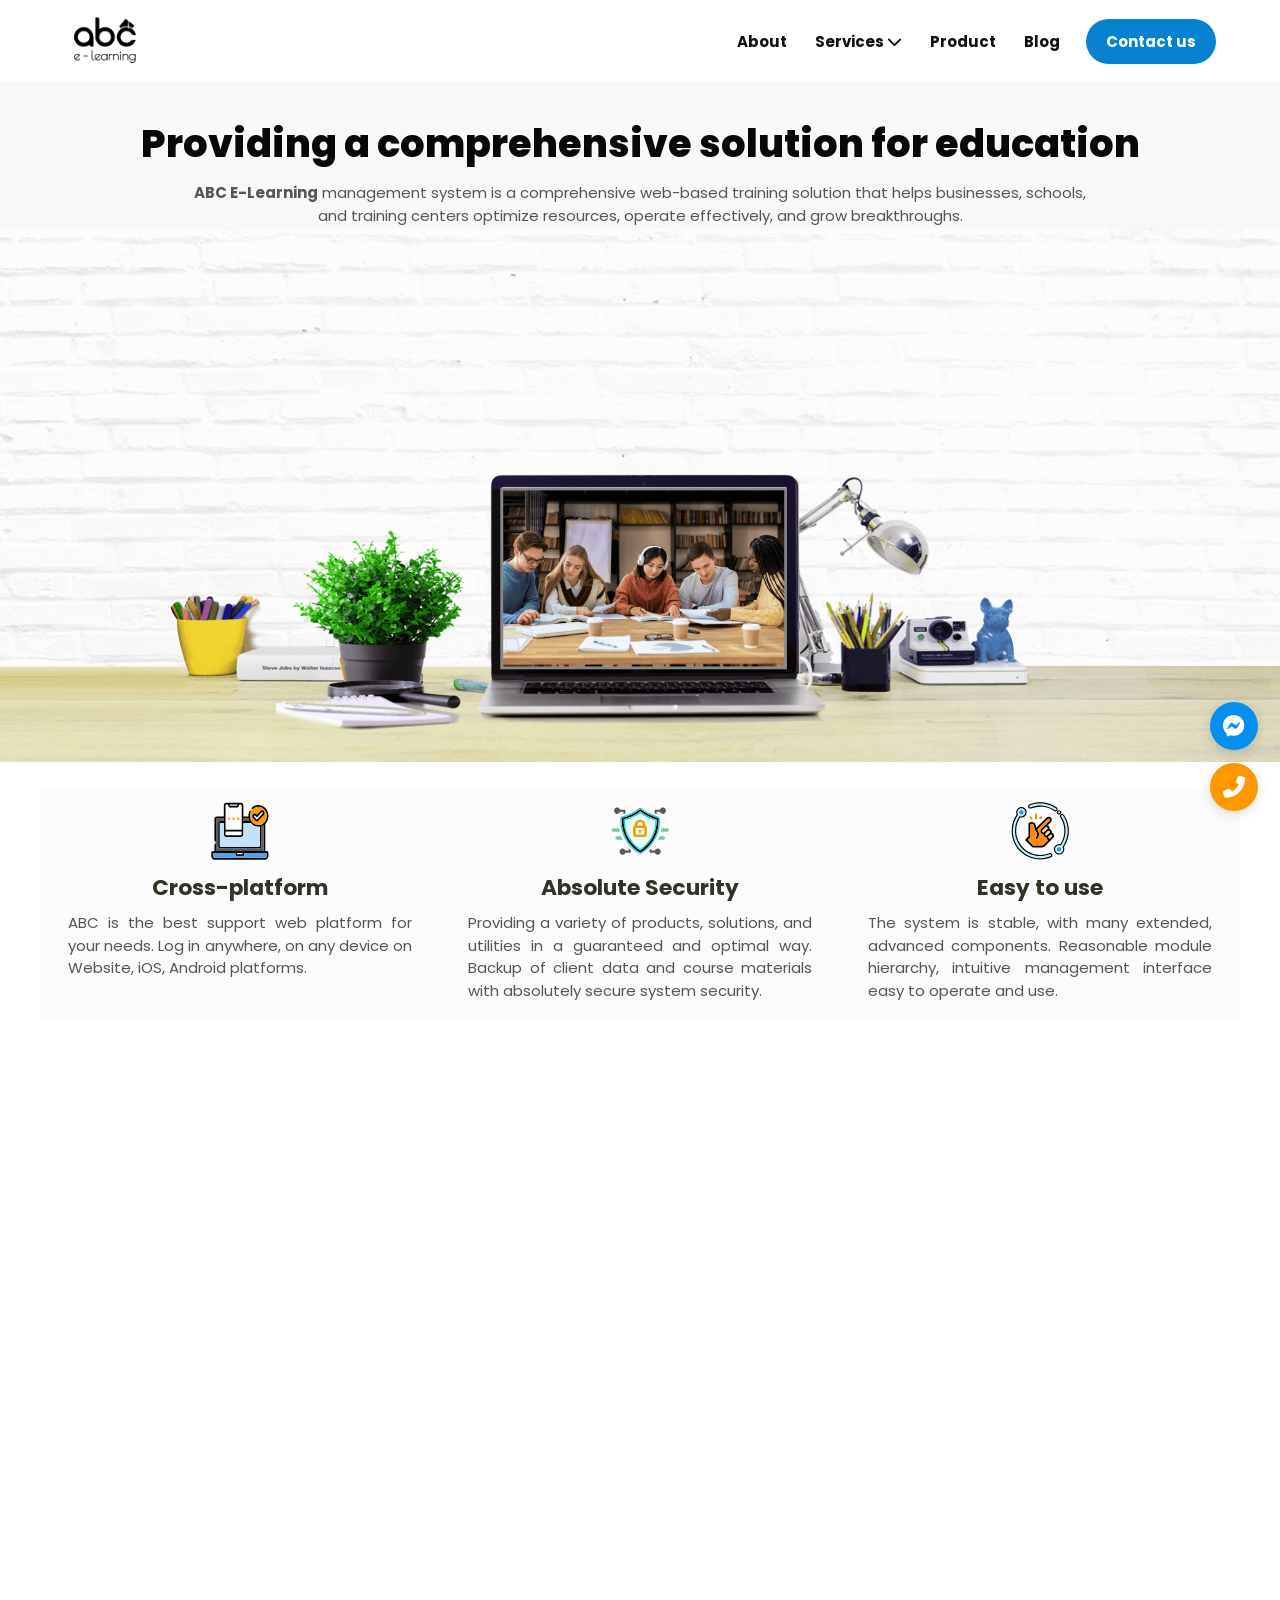
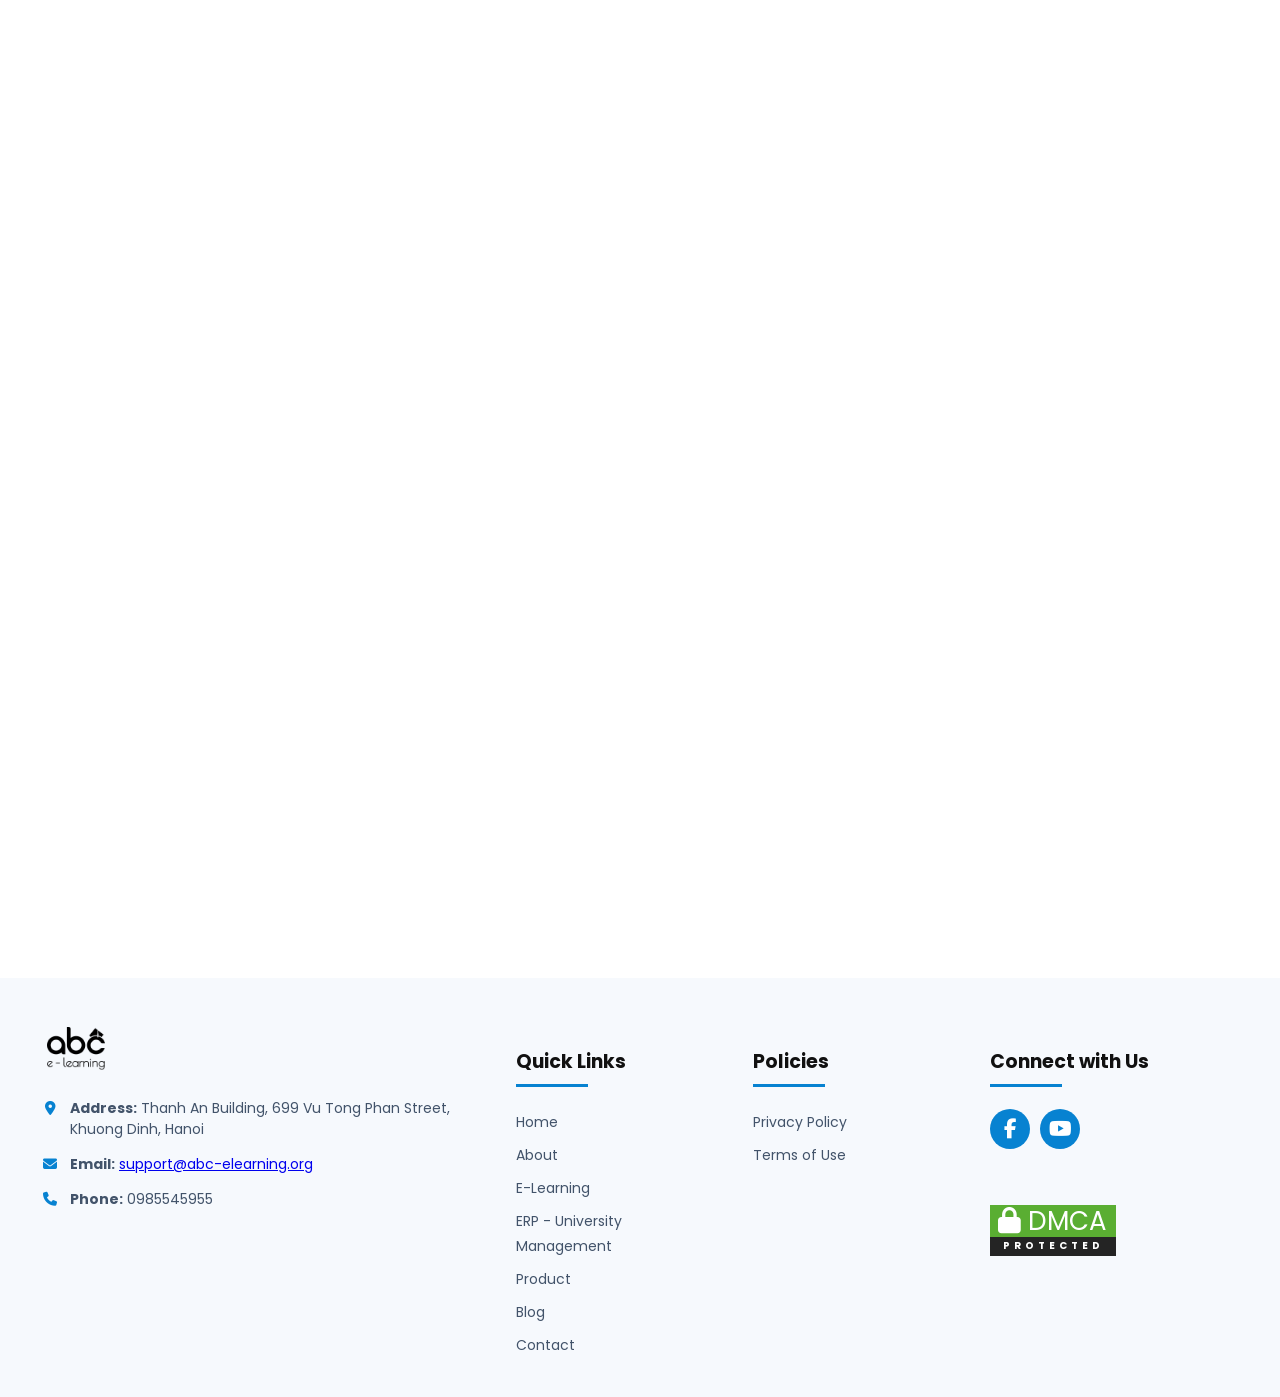
<file: index.html>
<!DOCTYPE html>
<html lang="en">
<head>
    <meta charset="UTF-8">
    <meta name="viewport" content="width=device-width, initial-scale=1.0">
    <meta name="description" content="ABC ABC E-Learning provides online learning platforms and education management solutions for schools, universities and training centers.">
    <title>ABC E-Learning</title>
    <link rel="stylesheet" href="home.css">
    <link rel="stylesheet" href="shared/page-layout.css">
    <link rel="stylesheet" href="shared/scroll-reveal.css">
    <link rel="stylesheet" href="https://cdnjs.cloudflare.com/ajax/libs/font-awesome/6.4.0/css/all.min.css">
    <link href="https://fonts.googleapis.com/css2?family=Poppins:wght@300;400;500;600;700;800&display=swap" rel="stylesheet">
    <script src="shared/clean-url.js" defer></script>
</head>
<body>
    <iframe class="site-header" src="shared/header.html?page=home" title="Site navigation" scrolling="no"></iframe>

    <main>
        <!-- Hero: sử dụng đúng ảnh nền hero-section.png trong thư mục images -->
        <section class="home-hero reveal-on-scroll">
            <div class="hero-copy">
                <h1>Providing a comprehensive solution for education</h1>
                <p><strong>ABC E-Learning</strong> management system is a comprehensive web-based training solution that helps businesses, schools,<br class="desktop-break"> and training centers optimize resources, operate effectively, and grow breakthroughs.</p>
            </div>
        </section>

        <!-- 6 điểm nổi bật như trang tham khảo -->
        <section class="features-section reveal-on-scroll">
            <div class="features-grid">
                <article class="feature-item"><img src="images/feature-platform.svg" alt="Cross-platform"><h3>Cross-platform</h3><p>ABC is the best support web platform for your needs. Log in anywhere, on any device on Website, iOS, Android platforms.</p></article>
                <article class="feature-item"><img src="images/feature-security.svg" alt="Absolute Security"><h3>Absolute Security</h3><p>Providing a variety of products, solutions, and utilities in a guaranteed and optimal way. Backup of client data and course materials with absolutely secure system security.</p></article>
                <article class="feature-item"><img src="images/feature-easy-use.svg" alt="Easy to use"><h3>Easy to use</h3><p>The system is stable, with many extended, advanced components. Reasonable module hierarchy, intuitive management interface easy to operate and use.</p></article>
                <article class="feature-item"><img src="images/feature-support.svg" alt="24-hour package support"><h3>24-hour package support</h3><p>Professional technical support team 24/7 FREE of charge for the duration of using the software.</p></article>
                <article class="feature-item"><img src="images/feature-tech.svg" alt="Training Technology"><h3>Training Technology</h3><p>The latest E-Learning technology helps elevate your online training experience.</p></article>
                <article class="feature-item"><img src="images/feature-variety.svg" alt="Diverse features"><h3>Diverse features</h3><p>70+ management features from overall to detailed, unlimited flexible customization.</p></article>
            </div>
        </section>

        <!-- Service package -->
        <section class="services-section reveal-on-scroll" id="services">
            <div class="section-title"><h2>SERVICE<br>PACKAGE</h2><span></span><p>Coming to ABC E-Learning, you will be optimized for all benefits and experience<br class="desktop-break"> services on the Website, Web app, Mobile app or any browser you want.</p></div>
            <div class="service-card elearning-card">
                <div class="service-copy">
                    <h2>E-Learning Platform</h2>
                    <p>E-Learning Platform is an online platform used to deliver courses and learning materials through the Internet.</p>
                    <ul class="elearning-points">
                        <li tabindex="0" role="button" data-visual="0">Comprehensive solution:<br>LMS + CRM + LCMS = ABC E-Learning</li>
                        <li tabindex="0" role="button" data-visual="1">Elearning solution for online education business exclusively for teachers, schools, organizations and professional training businesses</li>
                        <li tabindex="0" role="button" data-visual="2">The system developed by ABC E-Learning is based on cloud computing with an extremely low starting budget, diverse features, and flexible customization to meet all online teaching and learning management requirements.</li>
                    </ul>
                    <a class="service-button" href="/elearning/">View details <i class="fa-solid fa-angles-right"></i></a>
                </div>
                <div class="elearning-visual" aria-live="polite">
                    <div class="elearning-visual-panel solution-grid is-visible" data-image="0">
                        <article><img src="images/elearning-lms.svg" alt="LMS"><p>The LMS online training management system helps standardize and automate the teaching and learning process in an online environment.</p></article>
                        <article><img src="images/elearning-crm.svg" alt="CRM"><p>CRM system integrated with online payment helps automate the care of potential students and improve business performance.</p></article>
                        <article><img src="images/elearning-lcms.svg" alt="LCMS"><p>The LCMS system stores and manages all teaching data scientifically, accessible on any device or browser.</p></article>
                        <article><img src="images/elearning-module.svg" alt="Modules"><p>The complete system has 10+ modules and 70+ features that can be customized for immediate use.</p></article>
                    </div>
                    <img class="elearning-visual-panel elearning-visual-image" src="images/vision.png" alt="Online learning on multiple devices" data-image="1">
                    <img class="elearning-visual-panel elearning-visual-image" src="images/hero-feature.png" alt="Digital learning tools and AI support" data-image="2">
                </div>
            </div>

            <div class="service-card erp-card">
                <div class="service-copy erp-copy">
                    <h2>University Management System - ERP</h2>
                    <p>The online university governance system is an important step forward in the comprehensive digital transformation of universities. ABC's university administration solution helps manage administration, teaching, research and student services on a single platform.</p>
                </div>
                <div class="erp-diagram" role="img" aria-label="ERP ABC with seven connected university management modules">
                    <div class="erp-orbit"></div>
                    <div class="erp-core">ERP<br><strong>ABC</strong></div>
                    <div class="erp-node erp-node-1"><i class="fa-solid fa-graduation-cap"></i><span>Management of assignment</span></div>
                    <div class="erp-node erp-node-2"><i class="fa-solid fa-building-columns"></i><span>Facilities Management</span></div>
                    <div class="erp-node erp-node-3"><i class="fa-regular fa-address-card"></i><span>Student Management</span></div>
                    <div class="erp-node erp-node-4"><i class="fa-solid fa-earth-asia"></i><span>External Cooperation</span></div>
                    <div class="erp-node erp-node-5"><i class="fa-solid fa-user-check"></i><span>Personnel Management</span></div>
                    <div class="erp-node erp-node-6"><i class="fa-solid fa-microchip"></i><span>Scientific Research</span></div>
                    <div class="erp-node erp-node-7"><i class="fa-solid fa-person-chalkboard"></i><span>Instructional Management</span></div>
                </div>
            </div>
        </section>

        <!-- Partner logos: lấy đúng 6 file logo có sẵn trong images -->
        <section class="partners-section reveal-on-scroll">
            <div class="partners-content">
                <h2>TYPICAL CUSTOMERS AT ABC E-LEARNING</h2>
                <p class="partners-subtitle">Elearning Platform Product Client</p>
                <div class="partner-marquee" aria-label="ABC E-Learning customers">
                    <div class="partner-track track-left">
                        <div><img src="images/partner-ngochi24h.png" alt="Ngoại ngữ 24h"></div><div><img src="images/partner-education-hl.png" alt="Education HL"></div><div><img src="images/partner-hocthongminh.png" alt="Học thông minh"></div><div><img src="images/partner-thanh-giang.png" alt="Thanh Giang"></div><div><img src="images/partner-ielts-ms-an.png" alt="IELTS Ms An"></div><div><img src="images/partner-hoc-van-vui-ve.png" alt="Học văn vui vẻ"></div>
                        <div aria-hidden="true"><img src="images/partner-ngochi24h.png" alt=""></div><div aria-hidden="true"><img src="images/partner-education-hl.png" alt=""></div><div aria-hidden="true"><img src="images/partner-hocthongminh.png" alt=""></div><div aria-hidden="true"><img src="images/partner-thanh-giang.png" alt=""></div><div aria-hidden="true"><img src="images/partner-ielts-ms-an.png" alt=""></div><div aria-hidden="true"><img src="images/partner-hoc-van-vui-ve.png" alt=""></div>
                    </div>
                    <div class="partner-track track-right" aria-hidden="true">
                        <div><img src="images/partner-hoc-van-vui-ve.png" alt=""></div><div><img src="images/partner-ielts-ms-an.png" alt=""></div><div><img src="images/partner-thanh-giang.png" alt=""></div><div><img src="images/partner-hocthongminh.png" alt=""></div><div><img src="images/partner-education-hl.png" alt=""></div><div><img src="images/partner-ngochi24h.png" alt=""></div>
                        <div><img src="images/partner-hoc-van-vui-ve.png" alt=""></div><div><img src="images/partner-ielts-ms-an.png" alt=""></div><div><img src="images/partner-thanh-giang.png" alt=""></div><div><img src="images/partner-hocthongminh.png" alt=""></div><div><img src="images/partner-education-hl.png" alt=""></div><div><img src="images/partner-ngochi24h.png" alt=""></div>
                    </div>
                </div>
                <p class="partners-description">We continuously upgrade the quality of service so that the best products reach customers. With the principle of win-win, ABC is committed to 100% quality for all your projects.</p>
            </div>
        </section>

        <section class="testimonials-section reveal-on-scroll">
            <h2>What Do Customers Say About ABC E-Learning?</h2>
            <div class="testimonial-grid">
                <article><div class="quote-mark">“</div><h3>Dr. Nguyen Thi Van</h3><span>Social labor Civil Servant Training School</span><p>ABC has exceeded our expectations in designing and making features for the product. We look forward to continuing our working relationship with ABC.</p></article>
                <article class="testimonial-featured"><div class="quote-mark">“</div><h3>Ms. Vu Hong</h3><span>CEO Hola Academy</span><p>Through research, I decided to choose ABC Inc. as my website. During that time, I put all my trust in ABC. In response, ABC has made me very satisfied with its enthusiasm, thoughtfulness, and most of all, my website is beautiful and handy.</p></article>
                <article><div class="quote-mark">“</div><h3>Ms. Vu Mai Phuong</h3><span>Director of Ngoaingu24h Center</span><p>After a long time of cooperation, I feel very satisfied with ABC's services. They meet our requirements well. Thank you ABC.</p></article>
            </div>
        </section>
    </main>

    <iframe class="site-footer" src="shared/footer.html" title="Site footer" scrolling="no"></iframe>

    <div class="floating-widgets" aria-label="Quick contact">
        <a href="https://m.me/" target="_blank" rel="noopener" class="widget-btn messenger" title="Messenger" aria-label="Message us on Messenger"><i class="fab fa-facebook-messenger"></i></a>
        <a href="tel:0985545955" class="widget-btn phone" title="Call us" aria-label="Call ABC"><i class="fas fa-phone-alt"></i></a>
        <a href="#top" class="widget-btn back-to-top" title="Back to top" aria-label="Back to top"><i class="fas fa-arrow-up"></i></a>
    </div>
    <script>
        // Change the preview while a point is hovered or keyboard-focused.
        const points = [...document.querySelectorAll('.elearning-points li')];
        const panels = [...document.querySelectorAll('.elearning-visual-panel')];
        const showVisual = target => {
            panels.forEach(panel => {
                panel.classList.toggle('is-visible', panel.dataset.image === target);
            });
        };
        points.forEach(point => {
            const restoreDefault = () => {
                const focusedPoint = points.find(item => item === document.activeElement && item.matches(':focus-visible'));
                showVisual(focusedPoint ? focusedPoint.dataset.visual : '0');
            };
            point.addEventListener('mouseenter', () => showVisual(point.dataset.visual));
            point.addEventListener('mouseleave', restoreDefault);
            point.addEventListener('focus', () => showVisual(point.dataset.visual));
            point.addEventListener('blur', restoreDefault);
            point.addEventListener('click', () => showVisual(point.dataset.visual));
            point.addEventListener('keydown', event => {
                if (event.key === 'Enter' || event.key === ' ') {
                    event.preventDefault();
                    showVisual(point.dataset.visual);
                }
            });
        });
    </script>
    <script src="shared/scroll-reveal.js"></script>
    <script>
        const topButton = document.querySelector('.back-to-top');
        window.addEventListener('scroll', () => topButton.classList.toggle('show', window.scrollY > 350));
        topButton.addEventListener('click', event => { event.preventDefault(); window.scrollTo({ top: 0, behavior: 'smooth' }); });
    </script>
</body>
</html>
</file>
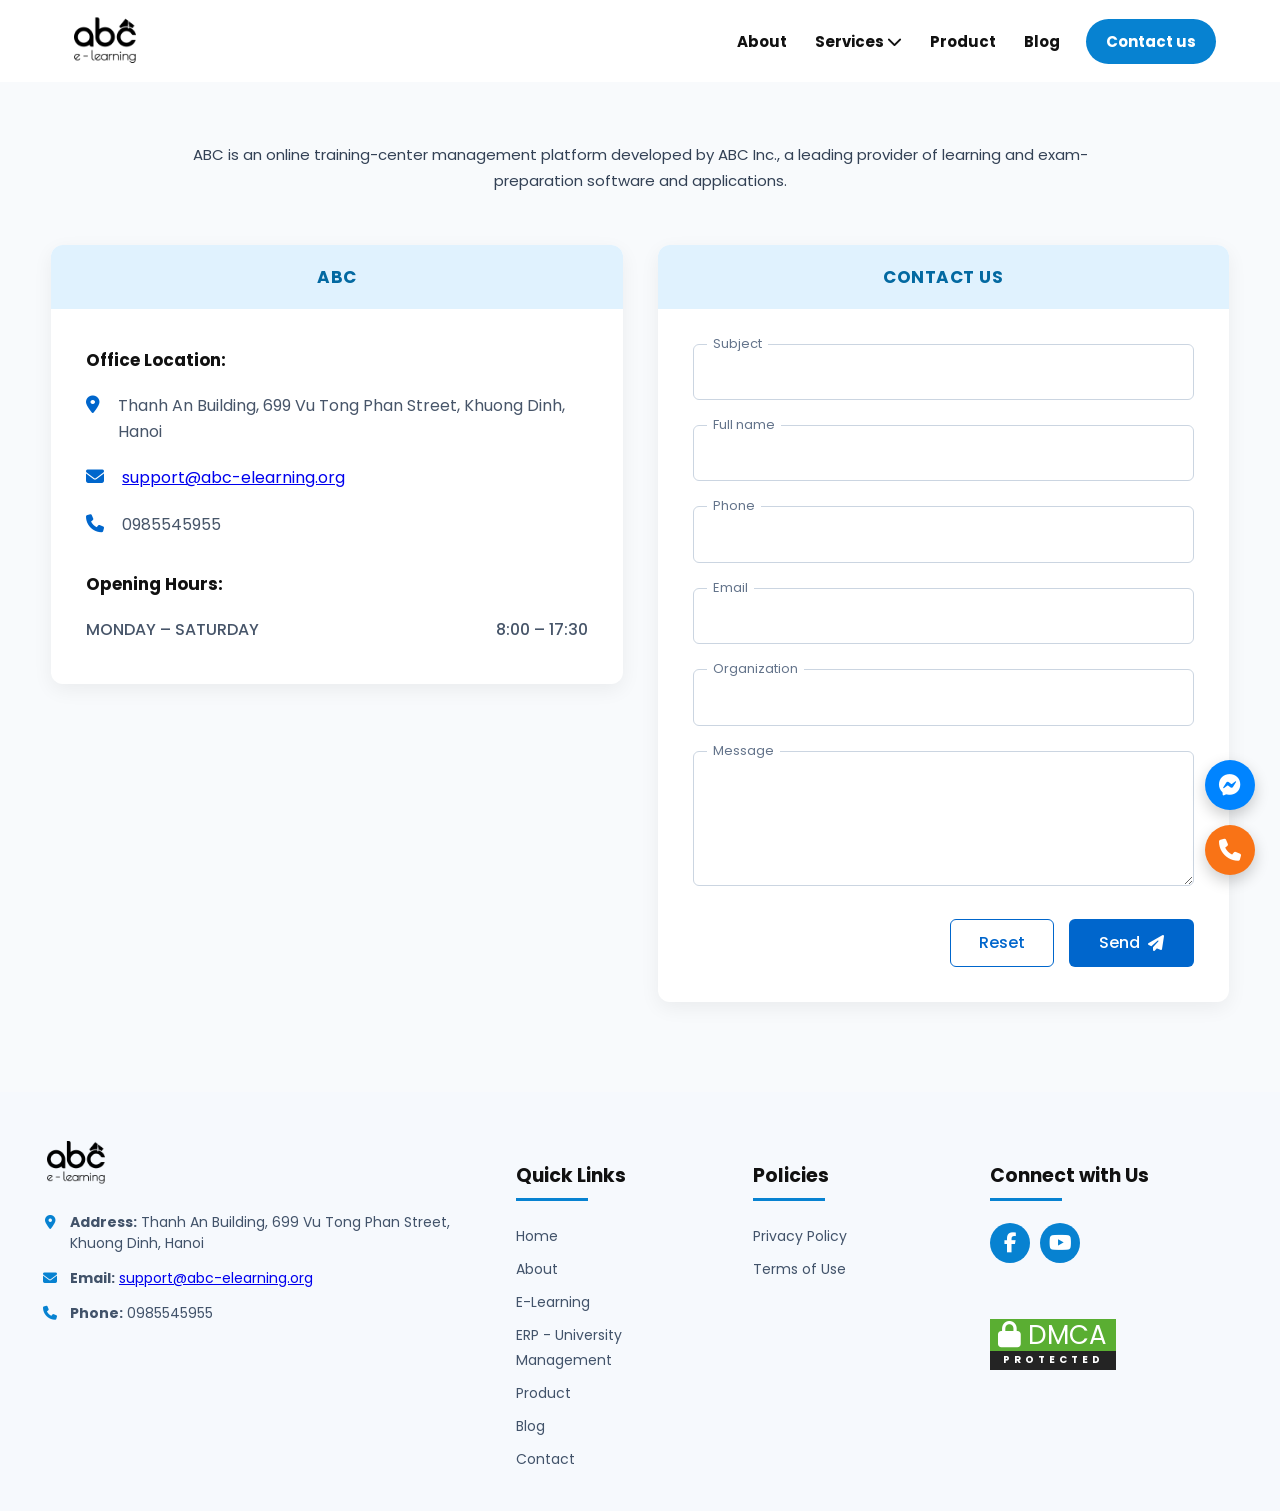
<file: contact/index.html>
<!DOCTYPE html>
<html lang="en">
<head>
    <meta charset="UTF-8">
    <meta name="viewport" content="width=device-width, initial-scale=1.0">
    <base href="/contact/">
    <title>ABC - Elearning - Contact</title>
    <link rel="stylesheet" href="style.css">
    <script src="../shared/clean-url.js" defer></script>
    <link rel="stylesheet" href="https://cdnjs.cloudflare.com/ajax/libs/font-awesome/6.4.0/css/all.min.css">
    <link href="https://fonts.googleapis.com/css2?family=Poppins:wght@300;400;500;600;700;800&display=swap" rel="stylesheet">
    <link href="https://unpkg.com/aos@2.3.1/dist/aos.css" rel="stylesheet">
    <link rel="stylesheet" href="../shared/scroll-reveal.css">
    <link rel="stylesheet" href="../shared/page-layout.css">
</head>
<body>

    <!-- Header Navigation -->
    <iframe src="../shared/header.html?page=contact" title="Header" scrolling="no" onmouseleave="const dropdown = this.contentDocument.querySelector('.dropdown'); dropdown.classList.remove('open'); this.contentDocument.querySelector('.dropdown-toggle').setAttribute('aria-expanded', 'false'); this.style.height = '82px';" style="position: sticky; top: 0; z-index: 1000; display: block; width: 100%; height: 82px; border: 0;"></iframe>

    <!-- Main Contact Page Content -->
    <main class="contact-page-section">
        <div class="container">
            <!-- Intro description -->
            <p class="contact-intro-text" data-aos="fade-down" data-aos-duration="800">
                ABC is an online training-center management platform developed by ABC Inc., a leading provider of learning and exam-preparation software and applications.
            </p>

            <div class="contact-grid-container">
                <!-- Left Box: Office Information -->
                <div class="contact-info-card" data-aos="fade-right" data-aos-duration="1000" data-aos-delay="200">
                    <div class="card-header-bar">
                        ABC
                    </div>
                    <div class="card-body-content">
                        <h4 class="info-group-title">Office Location:</h4>
                        <ul class="contact-detail-list">
                            <li>
                                <i class="fas fa-map-marker-alt icon-blue"></i>
                                <span>Thanh An Building, 699 Vu Tong Phan Street, Khuong Dinh, Hanoi</span>
                            </li>
                            <li>
                                <i class="fas fa-envelope icon-blue"></i>
                                <span><a href="mailto:support@abc-elearning.org">support@abc-elearning.org</a></span>
                            </li>
                            <li>
                                <i class="fas fa-phone icon-blue"></i>
                                <span>0985545955</span>
                            </li>
                        </ul>

                        <h4 class="info-group-title hours-title">Opening Hours:</h4>
                        <div class="opening-hours-row">
                            <span>MONDAY – SATURDAY</span>
                            <span class="hours-time">8:00 – 17:30</span>
                        </div>
                    </div>
                </div>

                <!-- Right Box: Contact Form -->
                <div class="contact-form-card" data-aos="fade-left" data-aos-duration="1000" data-aos-delay="300">
                    <div class="card-header-bar">
                        CONTACT US
                    </div>
                    <form class="contact-form" id="contactPageForm">
                        <div class="floating-label-group">
                            <input type="text" id="subject" placeholder=" " required>
                            <label for="subject">Subject</label>
                        </div>
                        <div class="floating-label-group">
                            <input type="text" id="fullname" placeholder=" " required>
                            <label for="fullname">Full name</label>
                        </div>
                        <div class="floating-label-group">
                            <input type="tel" id="phone" placeholder=" " required>
                            <label for="phone">Phone</label>
                        </div>
                        <div class="floating-label-group">
                            <input type="email" id="email" placeholder=" " required>
                            <label for="email">Email</label>
                        </div>
                        <div class="floating-label-group">
                            <input type="text" id="organization" placeholder=" ">
                            <label for="organization">Organization</label>
                        </div>
                        <div class="floating-label-group">
                            <textarea id="message" rows="4" placeholder=" " required></textarea>
                            <label for="message">Message</label>
                        </div>

                        <div class="form-btn-actions">
                            <button type="reset" class="btn-reset">Reset</button>
                            <button type="submit" class="btn-submit">Send <i class="fas fa-paper-plane ms-1"></i></button>
                        </div>
                    </form>
                </div>
            </div>
        </div>
    </main>

    <!-- Footer -->
    <iframe src="../shared/footer.html" title="Footer" scrolling="no" style="display: block; width: 100%; height: 345px; border: 0;"></iframe>

    <!-- Floating Buttons -->
    <div class="floating-widgets">
        <a href="https://m.me/" target="_blank" rel="noopener" class="widget-btn messenger" title="Messenger" aria-label="Message us on Messenger"><i class="fab fa-facebook-messenger"></i></a>
        <a href="tel:0985545955" class="widget-btn phone" title="Call us" aria-label="Call ABC"><i class="fas fa-phone"></i></a>
        <a href="#" class="widget-btn back-to-top" id="backToTop"><i class="fas fa-arrow-up"></i></a>
    </div>

    <script src="https://unpkg.com/aos@2.3.1/dist/aos.js"></script>
    <script src="script.js"></script>
    <script src="../shared/scroll-reveal.js"></script>
    

<script>
document.addEventListener('DOMContentLoaded', function () {
  const topButton = document.getElementById('backToTop');
  if (!topButton) return;
  topButton.addEventListener('click', function (event) { event.preventDefault(); window.scrollTo({ top: 0, behavior: 'smooth' }); });
  const updateTopButton = function () { topButton.style.display = window.scrollY > 250 ? 'flex' : 'none'; };
  window.addEventListener('scroll', updateTopButton, { passive: true });
  updateTopButton();
});
</script>
</body>
</html>
</file>
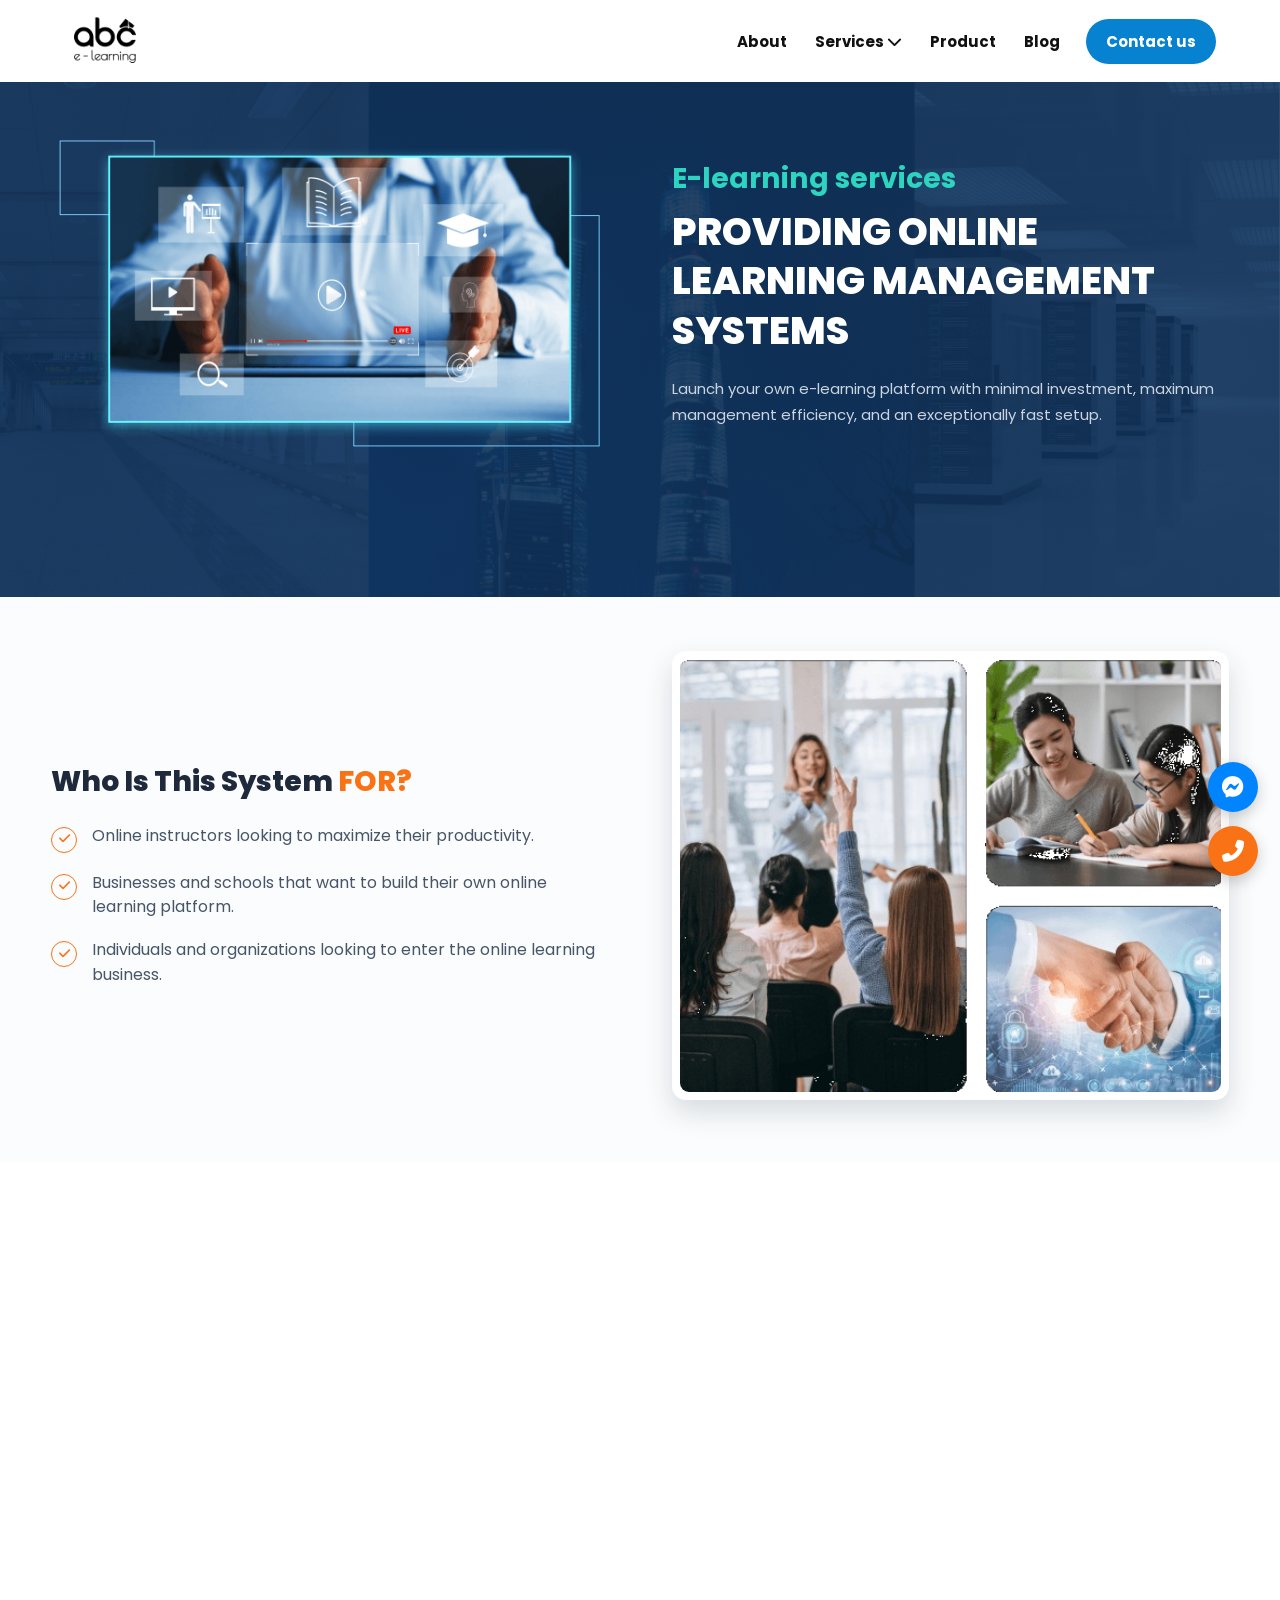
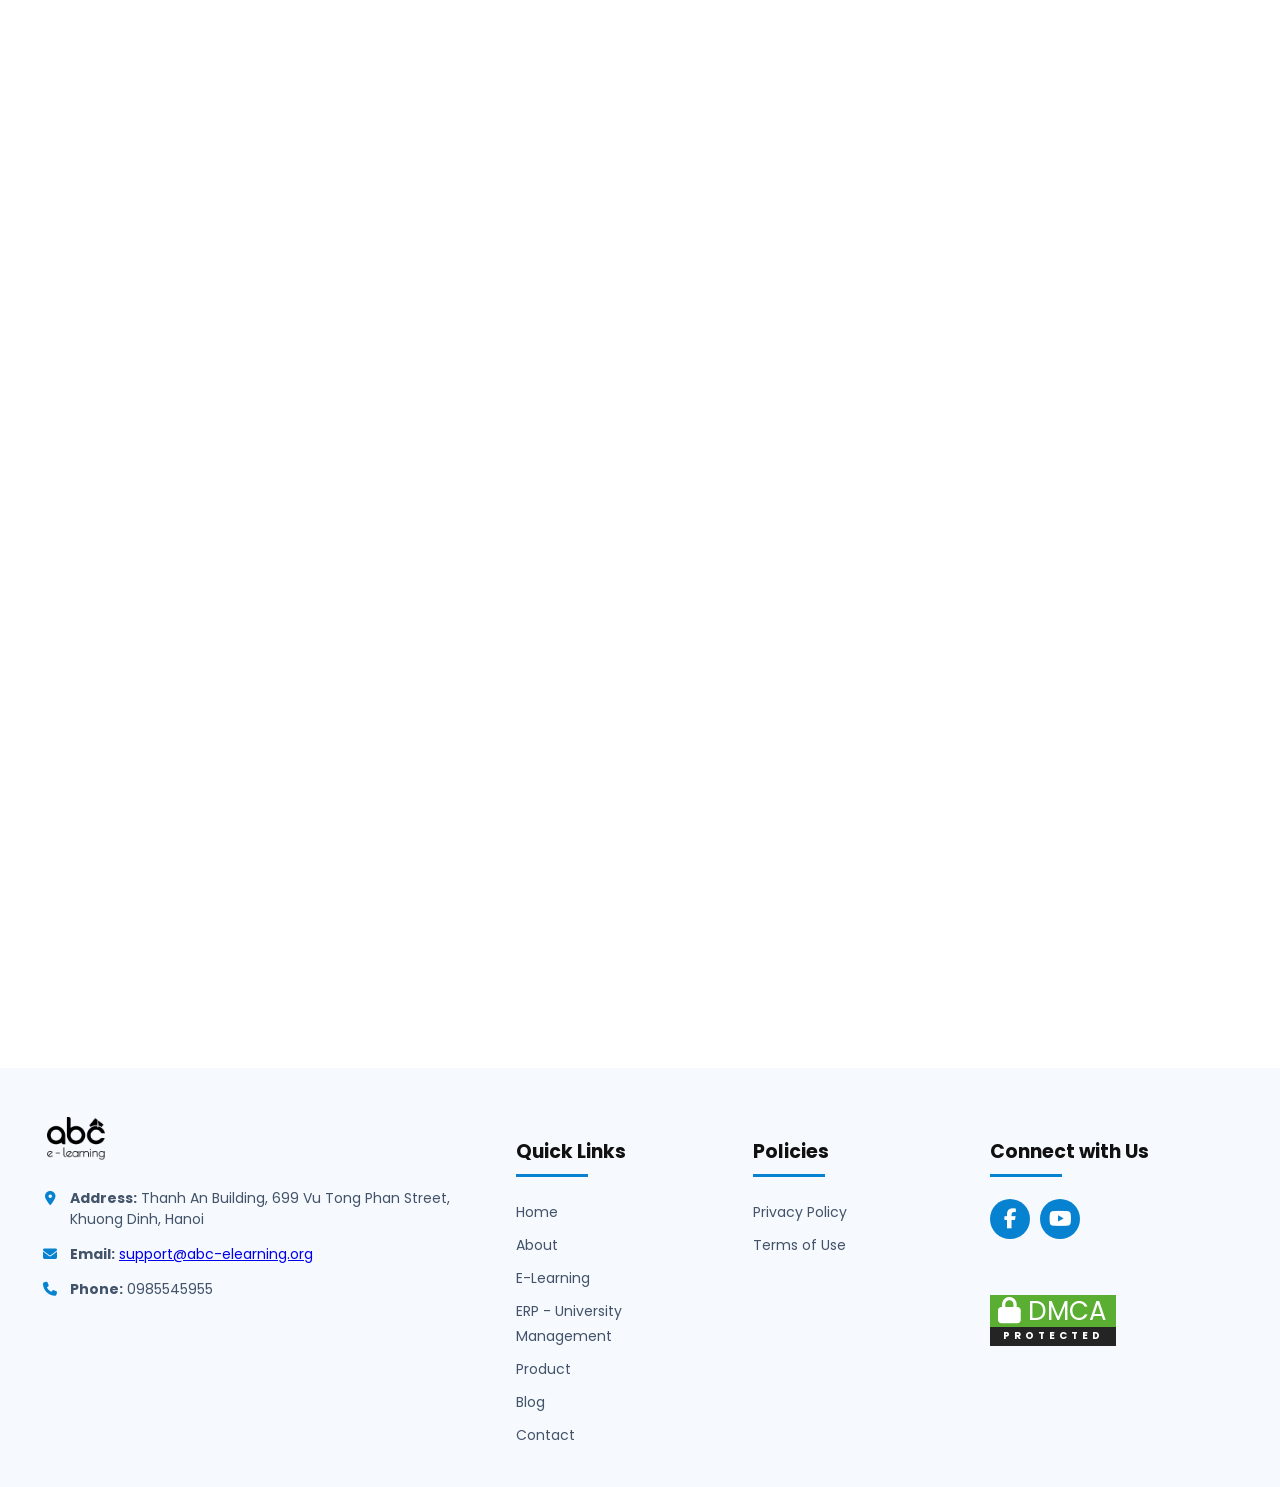
<file: elearning/index.html>
<!DOCTYPE html>
<html lang="en">
<head>
    <meta charset="UTF-8">
    <meta name="viewport" content="width=device-width, initial-scale=1.0">
    <base href="/elearning/">
    <title>ABC - Elearning - E-Learning Services</title>
    <link rel="stylesheet" href="style.css">
    <script src="../shared/clean-url.js" defer></script>
    <link rel="stylesheet" href="../shared/scroll-reveal.css">
    <link rel="stylesheet" href="https://cdnjs.cloudflare.com/ajax/libs/font-awesome/6.4.0/css/all.min.css">
    <link href="https://fonts.googleapis.com/css2?family=Poppins:wght@300;400;500;600;700;800&display=swap" rel="stylesheet">
    <link rel="stylesheet" href="../shared/page-layout.css">
</head>
<body>

    <!-- Header Navigation Iframe -->
    <iframe src="../shared/header.html?page=elearning" title="Header" scrolling="no" 
            onmouseleave="const dropdown = this.contentDocument.querySelector('.dropdown'); if(dropdown) dropdown.classList.remove('open'); this.contentDocument.querySelector('.dropdown-toggle').setAttribute('aria-expanded', 'false'); this.style.height = '82px';" 
            style="position: sticky; top: 0; z-index: 1000; display: block; width: 100%; height: 82px; border: 0;"></iframe>

    <main class="elearning-main">

        <!-- 1. HERO SECTION -->
        <section class="hero-section scroll-reveal">
            <div class="container hero-container">
                <div class="hero-graphic-left fade-in-left">
                    <div class="hero-frame-container">
                        <div class="hero-main-card" role="img" aria-label="Online learning platform interface"></div>
                    </div>
                </div>

                <div class="hero-text-right fade-in-right">
                    <h2 class="hero-subtitle-green">E-learning services</h2>
                    <h1 class="hero-title-main">PROVIDING ONLINE<br>LEARNING MANAGEMENT SYSTEMS</h1>
                    <p class="hero-description">
                        Launch your own e-learning platform with minimal investment, maximum management efficiency, and an exceptionally fast setup.
                    </p>
                </div>
            </div>
        </section>

        <!-- 2. AUDIENCE SECTION -->
        <section class="audience-section scroll-reveal">
            <div class="container audience-container">
                <div class="audience-text-left fade-in-left">
                    <h2 class="section-title">Who Is This System <span class="text-orange">FOR?</span></h2>
                    <ul class="check-list">
                        <li>
                            <span class="check-circle"><i class="fas fa-check"></i></span>
                            <span>Online instructors looking to maximize their productivity.</span>
                        </li>
                        <li>
                            <span class="check-circle"><i class="fas fa-check"></i></span>
                            <span>Businesses and schools that want to build their own online learning platform.</span>
                        </li>
                        <li>
                            <span class="check-circle"><i class="fas fa-check"></i></span>
                            <span>Individuals and organizations looking to enter the online learning business.</span>
                        </li>
                    </ul>
                </div>

                <div class="audience-video-right fade-in-right">
                    <figure class="platform-preview">
                        <img src="../images/image_50.png" alt="Teachers and learners using digital education tools">
                    </figure>
                </div>
            </div>
        </section>

        <!-- 3. BENEFITS SECTION -->
        <section class="benefits-section scroll-reveal">
            <div class="container benefits-wrapper">
                <div class="benefits-card-floating fade-in-left">
                    <h3>ABC’s<br><span class="text-orange">E-LEARNING</span><br>services offer you these benefits:</h3>
                </div>

                <div class="benefits-box-main fade-in-right">
                    <div class="benefits-inner-content">
                        <ul class="benefits-check-list">
                            <li>
                                <span class="orange-circle-check"><i class="fas fa-check"></i></span>
                                <span>A dedicated e-learning platform that individuals, professionals, and teachers can customize and use right away</span>
                            </li>
                            <li>
                                <span class="orange-circle-check"><i class="fas fa-check"></i></span>
                                <span>Powered by a state-of-the-art cloud platform</span>
                            </li>
                            <li>
                                <span class="orange-circle-check"><i class="fas fa-check"></i></span>
                                <span>Setup and operation are fast and convenient, with extensive integration and customization options for any device or management model.</span>
                            </li>
                            <li>
                                <span class="orange-circle-check"><i class="fas fa-check"></i></span>
                                <span>Especially effective and convenient for individuals and small training providers</span>
                            </li>
                        </ul>
                        <div class="lightbulb-wrapper">
                            <div class="bulb-glass">
                                <i class="fas fa-lightbulb"></i>
                            </div>
                        </div>
                    </div>
                </div>
            </div>
        </section>

        <!-- 4. LMS FEATURES TABBED SECTION -->
        <section class="lms-tabs-section scroll-reveal">
            <div class="container">
                <div class="section-center-head">
                    <span class="pill-badge">For Every Online Learning Provider</span>
                    <h2>LMS Features <span class="text-blue">on One Platform</span></h2>
                    <p>Select a module to view its features. Click an image for details.</p>
                </div>

                <div class="lms-tab-layout">
                    <!-- Left sidebar menu: nine tabs including analytics and reports -->
                    <div class="lms-sidebar-left fade-in-left">
                        <div class="group-label">• Administration</div>
                        <div class="tab-item active" data-tab="tab1">
                            <span class="tab-badge-num">01</span>
                            <div class="tab-title">
                                <strong>System and Account Administration</strong>
                                <small>4 key features</small>
                            </div>
                        </div>
                        <div class="tab-item" data-tab="tab2">
                            <span class="tab-badge-num">02</span>
                            <div class="tab-title">
                                <strong>Course and Class Management</strong>
                                <small>6 key features</small>
                            </div>
                        </div>

                        <div class="group-label">• Content and Assessment</div>
                        <div class="tab-item" data-tab="tab3">
                            <span class="tab-badge-num">03</span>
                            <div class="tab-title">
                                <strong>Curriculum and Lesson Authoring</strong>
                                <small>4 key features</small>
                            </div>
                        </div>
                        <div class="tab-item" data-tab="tab4">
                            <span class="tab-badge-num">04</span>
                            <div class="tab-title">
                                <strong>Learning Resource Library and Content Protection</strong>
                                <small>5 key features</small>
                            </div>
                        </div>
                        <div class="tab-item" data-tab="tab5">
                            <span class="tab-badge-num">05</span>
                            <div class="tab-title">
                                <strong>Assignments, Question Bank, and Tests</strong>
                                <small>4 key features</small>
                            </div>
                        </div>

                        <div class="group-label">• Learning Experience</div>
                        <div class="tab-item" data-tab="tab6">
                            <span class="tab-badge-num">06</span>
                            <div class="tab-title">
                                <strong>Online Learning for Learners</strong>
                                <small>6 key features</small>
                            </div>
                        </div>
                        <div class="tab-item" data-tab="tab7">
                            <span class="tab-badge-num">07</span>
                            <div class="tab-title">
                                <strong>Vocabulary and Language Skills Practice</strong>
                                <small>8 language features</small>
                            </div>
                        </div>
                        <div class="tab-item" data-tab="tab8">
                            <span class="tab-badge-num">08</span>
                            <div class="tab-title">
                                <strong>AI Assistant and Personalized Learning</strong>
                                <small>4 AI features</small>
                            </div>
                        </div>

                        <div class="group-label">• Reporting</div>
                        <div class="tab-item" data-tab="tab9">
                            <span class="tab-badge-num">09</span>
                            <div class="tab-title">
                                <strong>Learning Analytics and Reports</strong>
                                <small>2 key features</small>
                            </div>
                        </div>
                    </div>

                    <!-- Content Panel RIGHT -->
                    <div class="lms-panel-right fade-in-right">
                        
                        <!-- TAB 1: System and Account Administration (01-04) -->
                        <div class="tab-content active" id="tab1">
                            <div class="content-head">
                                <span class="sub-link">• Module 01: System and Account Administration</span>
                                <h3>Feature 01: System and Account Administration</h3>
                                <p>Manage registration, sign-in, profiles, and account security for all user groups. Centrally administer training institutions, including learner accounts and their status.</p>
                            </div>
                            <div class="feature-mockups-grid grid-2x2">
                                <div class="mockup-card clickable-feature" data-feature="1">
                                    <div class="card-thumb"><div class="ui-mockup-screen"><div class="ui-topbar"></div><div class="ui-body-register"><div class="ui-title-bar">Register</div><div class="ui-input-field"></div><div class="ui-input-field"></div><div class="ui-btn-primary">Register</div></div></div></div>
                                    <span class="card-num">01</span>
                                    <h4>Registration and System Access</h4>
                                </div>
                                <div class="mockup-card clickable-feature" data-feature="2">
                                    <div class="card-thumb"><div class="ui-mockup-screen"><div class="ui-topbar"></div><div class="ui-body-profile"><div class="ui-avatar-circle"></div><div class="ui-profile-lines"><div class="p-line"></div><div class="p-line short"></div></div></div></div></div>
                                    <span class="card-num">02</span>
                                    <h4>Personal Profiles and Account Security</h4>
                                </div>
                                <div class="mockup-card clickable-feature" data-feature="3">
                                    <div class="card-thumb"><div class="ui-mockup-screen"><div class="ui-topbar"></div><div class="ui-table-grid"><div class="t-row h"></div><div class="t-row"></div><div class="t-row"></div></div></div></div>
                                    <span class="card-num">03</span>
                                    <h4>Training Institution Management</h4>
                                </div>
                                <div class="mockup-card clickable-feature" data-feature="4">
                                    <div class="card-thumb"><div class="ui-mockup-screen"><div class="ui-topbar"></div><div class="ui-users-list"><div class="u-item"></div><div class="u-item"></div></div></div></div>
                                    <span class="card-num">04</span>
                                    <h4>Learner and Account Status Management</h4>
                                </div>
                            </div>
                            <div class="next-tab-footer text-right">
                                <button class="btn-next-tab" data-target="tab2">2. Course and Class Management <i class="fas fa-chevron-right"></i></button>
                            </div>
                        </div>
                        
                        <!-- TAB 2: Course and Class Management (05-10) -->
                        <div class="tab-content" id="tab2">
                            <div class="content-head">
                                <span class="sub-link">• Course and Class Management · Module 02</span>
                                <h3>Feature 02: Course and Class Management</h3>
                                <p>Manage the full lifecycle of each training institution’s courses: create, configure, publish, pause, and archive. Manage members (learners and instructors), learning modes, unlock conditions, and course visibility.</p>
                            </div>
                            <div class="feature-mockups-grid grid-3x2">
                                <div class="mockup-card clickable-feature" data-feature="5">
                                    <div class="card-thumb"><div class="ui-mockup-screen"><div class="ui-topbar"></div><div class="ui-cards-row"><div class="c-mini"></div><div class="c-mini"></div></div></div></div>
                                    <span class="card-num">05</span>
                                    <h4>Institution Courses and Class Overview</h4>
                                </div>
                                <div class="mockup-card clickable-feature" data-feature="6">
                                    <div class="card-thumb"><div class="ui-mockup-screen"><div class="ui-topbar"></div><div class="ui-lifecycle-box"><div class="lc-badge"></div><div class="lc-line"></div></div></div></div>
                                    <span class="card-num">06</span>
                                    <h4>Course Lifecycle and General Information</h4>
                                </div>
                                <div class="mockup-card clickable-feature" data-feature="7">
                                    <div class="card-thumb"><div class="ui-mockup-screen"><div class="ui-topbar"></div><div class="ui-lock-settings"><div class="l-check"></div><div class="l-check"></div></div></div></div>
                                    <span class="card-num">07</span>
                                    <h4>Learning Modes and Lesson Unlock Conditions</h4>
                                </div>
                                <div class="mockup-card clickable-feature" data-feature="8">
                                    <div class="card-thumb"><div class="ui-mockup-screen"><div class="ui-topbar"></div><div class="ui-table-grid"><div class="t-row h"></div><div class="t-row"></div></div></div></div>
                                    <span class="card-num">08</span>
                                    <h4>Course Members: Learners</h4>
                                </div>
                                <div class="mockup-card clickable-feature" data-feature="9">
                                    <div class="card-thumb"><div class="ui-mockup-screen"><div class="ui-topbar"></div><div class="ui-table-grid"><div class="t-row h"></div><div class="t-row"></div></div></div></div>
                                    <span class="card-num">09</span>
                                    <h4>Course Members: Instructors</h4>
                                </div>
                                <div class="mockup-card clickable-feature" data-feature="10">
                                    <div class="card-thumb"><div class="ui-mockup-screen"><div class="ui-topbar"></div><div class="ui-featured-box"></div></div></div>
                                    <span class="card-num">10</span>
                                    <h4>Course Visibility and Featured Materials</h4>
                                </div>
                            </div>
                            <div class="tab-nav-footer-split">
                                <button class="btn-prev-tab" data-target="tab1"><i class="fas fa-chevron-left"></i> 1. System and Account Administration</button>
                                <button class="btn-next-tab" data-target="tab3">3. Curriculum and Lesson Authoring <i class="fas fa-chevron-right"></i></button>
                            </div>
                        </div>

                        <!-- TAB 3: Curriculum and Lesson Authoring (11-14) -->
                        <div class="tab-content" id="tab3">
                            <div class="content-head">
                                <span class="sub-link">• Curriculum and Lesson Authoring · Module 03</span>
                                <h3>Feature 03: Curriculum and Lesson Authoring</h3>
                                <p>Tools for building curricula and authoring multimedia lessons (text, images, audio, and video). Create interactive video lessons and attach learning materials to each lesson.</p>
                            </div>
                            <div class="feature-mockups-grid grid-3x2">
                                <div class="mockup-card clickable-feature" data-feature="11">
                                    <div class="card-thumb"><div class="ui-mockup-screen"><div class="ui-topbar"></div><div class="ui-table-grid"><div class="t-row h"></div><div class="t-row"></div></div></div></div>
                                    <span class="card-num">11</span>
                                    <h4>Curriculum and Lessons</h4>
                                </div>
                                <div class="mockup-card clickable-feature" data-feature="12">
                                    <div class="card-thumb"><div class="ui-mockup-screen"><div class="ui-topbar"></div><div class="ui-cards-row"><div class="c-mini"></div><div class="c-mini"></div></div></div></div>
                                    <span class="card-num">12</span>
                                    <h4>Multimedia Lesson Authoring</h4>
                                </div>
                                <div class="mockup-card clickable-feature" data-feature="13">
                                    <div class="card-thumb"><div class="ui-mockup-screen"><div class="ui-topbar"></div><div class="ui-lifecycle-box"><div class="lc-badge"></div><div class="lc-line"></div></div></div></div>
                                    <span class="card-num">13</span>
                                    <h4>Interactive Video Lesson Scenarios</h4>
                                </div>
                                <div class="mockup-card clickable-feature" data-feature="14">
                                    <div class="card-thumb"><div class="ui-mockup-screen"><div class="ui-topbar"></div><div class="ui-featured-box"></div></div></div>
                                    <span class="card-num">14</span>
                                    <h4>Lesson Learning Materials</h4>
                                </div>
                            </div>
                            <div class="tab-nav-footer-split">
                                <button class="btn-prev-tab" data-target="tab2"><i class="fas fa-chevron-left"></i> 2. Course and Class Management</button>
                                <button class="btn-next-tab" data-target="tab4">4. Learning Resource Library and Content Protection <i class="fas fa-chevron-right"></i></button>
                            </div>
                        </div>

                        <!-- TAB 4: Learning Resource Library and Content Protection (15-19) -->
                        <div class="tab-content" id="tab4">
                            <div class="content-head">
                                <span class="sub-link">• Learning Resource Library and Content Protection · Module 04</span>
                                <h3>Feature 04: Learning Resource Library and Content Protection</h3>
                                <p>Manage a shared learning resource library, including word families, reading passages with vocabulary review, and instructor resources. Copy content between courses, track changes, and protect content from copying.</p>
                            </div>
                            <div class="feature-mockups-grid grid-3x2">
                                <div class="mockup-card clickable-feature" data-feature="15">
                                    <div class="card-thumb"><div class="ui-mockup-screen"><div class="ui-topbar"></div><div class="ui-table-grid"><div class="t-row h"></div><div class="t-row"></div></div></div></div>
                                    <span class="card-num">15</span>
                                    <h4>Change Log</h4>
                                </div>
                                <div class="mockup-card clickable-feature" data-feature="16">
                                    <div class="card-thumb"><div class="ui-mockup-screen"><div class="ui-topbar"></div><div class="ui-lock-settings"><div class="l-check"></div></div></div></div>
                                    <span class="card-num">16</span>
                                    <h4>Copy Protection</h4>
                                </div>
                                <div class="mockup-card clickable-feature" data-feature="17">
                                    <div class="card-thumb"><div class="ui-mockup-screen"><div class="ui-topbar"></div><div class="ui-table-grid"><div class="t-row h"></div></div></div></div>
                                    <span class="card-num">17</span>
                                    <h4>Word Family Library and Vocabulary Review Readings</h4>
                                </div>
                                <div class="mockup-card clickable-feature" data-feature="18">
                                    <div class="card-thumb"><div class="ui-mockup-screen"><div class="ui-topbar"></div><div class="ui-cards-row"><div class="c-mini"></div></div></div></div>
                                    <span class="card-num">18</span>
                                    <h4>Copy Content Between Courses</h4>
                                </div>
                                <div class="mockup-card clickable-feature" data-feature="19">
                                    <div class="card-thumb"><div class="ui-mockup-screen"><div class="ui-topbar"></div><div class="ui-featured-box"></div></div></div>
                                    <span class="card-num">19</span>
                                    <h4>Instructor Resources</h4>
                                </div>
                            </div>
                            <div class="tab-nav-footer-split">
                                <button class="btn-prev-tab" data-target="tab3"><i class="fas fa-chevron-left"></i> 3. Curriculum and Lesson Authoring</button>
                                <button class="btn-next-tab" data-target="tab5">5. Assignments, Question Bank, and Tests <i class="fas fa-chevron-right"></i></button>
                            </div>
                        </div>

                        <!-- TAB 5: Assignments, Question Bank, and Tests (20-23) -->
                        <div class="tab-content" id="tab5">
                            <div class="content-head">
                                <span class="sub-link">• Assignments, Question Bank, and Tests · Module 05</span>
                                <h3>Feature 05: Assignments, Question Bank, and Tests</h3>
                                <p>Create, assign, and manage question-based and skills-practice assignments using a shared question bank. Run end-of-level tests to assess learner proficiency.</p>
                            </div>
                            <div class="feature-mockups-grid grid-3x2">
                                <div class="mockup-card clickable-feature" data-feature="20">
                                    <div class="card-thumb"><div class="ui-mockup-screen"><div class="ui-topbar"></div><div class="ui-table-grid"><div class="t-row h"></div><div class="t-row"></div></div></div></div>
                                    <span class="card-num">20</span>
                                    <h4>Assignment and Test Setup and Management</h4>
                                </div>
                                <div class="mockup-card clickable-feature" data-feature="21">
                                    <div class="card-thumb"><div class="ui-mockup-screen"><div class="ui-topbar"></div><div class="ui-cards-row"><div class="c-mini"></div><div class="c-mini"></div></div></div></div>
                                    <span class="card-num">21</span>
                                    <h4>Question-Based Assignments and Skills Practice</h4>
                                </div>
                                <div class="mockup-card clickable-feature" data-feature="22">
                                    <div class="card-thumb"><div class="ui-mockup-screen"><div class="ui-topbar"></div><div class="ui-lifecycle-box"><div class="lc-badge"></div></div></div></div>
                                    <span class="card-num">22</span>
                                    <h4>Question Bank</h4>
                                </div>
                                <div class="mockup-card clickable-feature" data-feature="23">
                                    <div class="card-thumb"><div class="ui-mockup-screen"><div class="ui-topbar"></div><div class="ui-featured-box"></div></div></div>
                                    <span class="card-num">23</span>
                                    <h4>End-of-Level Test</h4>
                                </div>
                            </div>
                            <div class="tab-nav-footer-split">
                                <button class="btn-prev-tab" data-target="tab4"><i class="fas fa-chevron-left"></i> 4. Learning Resource Library and Content Protection</button>
                                <button class="btn-next-tab" data-target="tab6">6. Online Learning for Learners <i class="fas fa-chevron-right"></i></button>
                            </div>
                        </div>

                        <!-- TAB 6: Learner Online Learning (24-29) -->
                        <div class="tab-content" id="tab6">
                            <div class="content-head">
                                <span class="sub-link">• Online Learning for Learners · Module 06</span>
                                <h3>Feature 06: Online Learning for Learners</h3>
                                <p>A learning portal where learners can explore and join courses and track course structure and progress. Includes multimedia lessons, materials, bookmarks, notes, and a customizable learning interface.</p>
                            </div>
                            <div class="feature-mockups-grid grid-3x2">
                                <div class="mockup-card clickable-feature" data-feature="24">
                                    <div class="card-thumb"><div class="ui-mockup-screen"><div class="ui-topbar"></div><div class="ui-cards-row"><div class="c-mini"></div><div class="c-mini"></div></div></div></div>
                                    <span class="card-num">24</span>
                                    <h4>Explore and Join Courses</h4>
                                </div>
                                <div class="mockup-card clickable-feature" data-feature="25">
                                    <div class="card-thumb"><div class="ui-mockup-screen"><div class="ui-topbar"></div><div class="ui-lifecycle-box"><div class="lc-line"></div></div></div></div>
                                    <span class="card-num">25</span>
                                    <h4>Course Structure and Progress</h4>
                                </div>
                                <div class="mockup-card clickable-feature" data-feature="26">
                                    <div class="card-thumb"><div class="ui-mockup-screen"><div class="ui-topbar"></div><div class="ui-featured-box"></div></div></div>
                                    <span class="card-num">26</span>
                                    <h4>Multimedia Lessons</h4>
                                </div>
                                <div class="mockup-card clickable-feature" data-feature="27">
                                    <div class="card-thumb"><div class="ui-mockup-screen"><div class="ui-topbar"></div><div class="ui-table-grid"><div class="t-row h"></div></div></div></div>
                                    <span class="card-num">27</span>
                                    <h4>Learning Materials</h4>
                                </div>
                                <div class="mockup-card clickable-feature" data-feature="28">
                                    <div class="card-thumb"><div class="ui-mockup-screen"><div class="ui-topbar"></div><div class="ui-lock-settings"><div class="l-check"></div></div></div></div>
                                    <span class="card-num">28</span>
                                    <h4>Bookmarks and Notes</h4>
                                </div>
                                <div class="mockup-card clickable-feature" data-feature="29">
                                    <div class="card-thumb"><div class="ui-mockup-screen"><div class="ui-topbar"></div><div class="ui-featured-box"></div></div></div>
                                    <span class="card-num">29</span>
                                    <h4>Customize the Learning Interface</h4>
                                </div>
                            </div>
                            <div class="tab-nav-footer-split">
                                <button class="btn-prev-tab" data-target="tab5"><i class="fas fa-chevron-left"></i> 5. Assignments, Question Bank, and Tests</button>
                                <button class="btn-next-tab" data-target="tab7">7. Vocabulary and Language Skills Practice <i class="fas fa-chevron-right"></i></button>
                            </div>
                        </div>

                        <!-- TAB 7: Vocabulary and Language Skills Practice (30-37) -->
                        <div class="tab-content" id="tab7">
                            <div class="content-head">
                                <span class="sub-link">• Vocabulary and Language Skills Practice · Module 07</span>
                                <h3>Feature 07: Vocabulary and Language Skills Practice</h3>
                                <p>English practice tools include vocabulary lookup, a personal flashcard notebook, vocabulary games, translation and speaking practice, news reading, dictation, and shadowing.</p>
                            </div>
                            <div class="feature-mockups-grid grid-3x2">
                                <div class="mockup-card clickable-feature" data-feature="30"><div class="card-thumb"><div class="ui-mockup-screen"><div class="ui-topbar"></div><div class="ui-table-grid"><div class="t-row h"></div></div></div></div><span class="card-num">30</span><h4>Vocabulary Lookup</h4></div>
                                <div class="mockup-card clickable-feature" data-feature="31"><div class="card-thumb"><div class="ui-mockup-screen"><div class="ui-topbar"></div><div class="ui-cards-row"><div class="c-mini"></div></div></div></div><span class="card-num">31</span><h4>My Flashcard Vocabulary Notebook</h4></div>
                                <div class="mockup-card clickable-feature" data-feature="32"><div class="card-thumb"><div class="ui-mockup-screen"><div class="ui-topbar"></div><div class="ui-featured-box"></div></div></div><span class="card-num">32</span><h4>Practice Vocabulary with Flashcards</h4></div>
                                <div class="mockup-card clickable-feature" data-feature="33"><div class="card-thumb"><div class="ui-mockup-screen"><div class="ui-topbar"></div><div class="ui-lifecycle-box"></div></div></div><span class="card-num">33</span><h4>Vocabulary Games</h4></div>
                                <div class="mockup-card clickable-feature" data-feature="34"><div class="card-thumb"><div class="ui-mockup-screen"><div class="ui-topbar"></div><div class="ui-table-grid"></div></div></div><span class="card-num">34</span><h4>Translation and Speaking Practice</h4></div>
                                <div class="mockup-card clickable-feature" data-feature="35"><div class="card-thumb"><div class="ui-mockup-screen"><div class="ui-topbar"></div><div class="ui-featured-box"></div></div></div><span class="card-num">35</span><h4>News Reading Practice</h4></div>
                                <div class="mockup-card clickable-feature" data-feature="36"><div class="card-thumb"><div class="ui-mockup-screen"><div class="ui-topbar"></div><div class="ui-cards-row"></div></div></div><span class="card-num">36</span><h4>Listening and Dictation Practice</h4></div>
                                <div class="mockup-card clickable-feature" data-feature="37"><div class="card-thumb"><div class="ui-mockup-screen"><div class="ui-topbar"></div><div class="ui-featured-box"></div></div></div><span class="card-num">37</span><h4>Shadowing Practice</h4></div>
                            </div>
                            <div class="tab-nav-footer-split">
                                <button class="btn-prev-tab" data-target="tab6"><i class="fas fa-chevron-left"></i> 6. Online Learning for Learners</button>
                                <button class="btn-next-tab" data-target="tab8">8. AI Assistant and Personalized Learning <i class="fas fa-chevron-right"></i></button>
                            </div>
                        </div>

                        <!-- TAB 8: AI Assistant and Personalized Learning (38-41) -->
                        <div class="tab-content" id="tab8">
                            <div class="content-head">
                                <span class="sub-link">• AI Assistant and Personalized Learning · Module 08</span>
                                <h3>Feature 08: AI Assistant and Personalized Learning</h3>
                                <p>Use AI to practice English pronunciation and answer questions based on course materials. Recommend personalized learning paths suited to each learner’s ability and progress.</p>
                            </div>
                            <div class="feature-mockups-grid grid-3x2">
                                <div class="mockup-card clickable-feature" data-feature="38"><div class="card-thumb"><div class="ui-mockup-screen"><div class="ui-topbar"></div><div class="ui-table-grid"><div class="t-row h"></div></div></div></div><span class="card-num">38</span><h4>AI English Pronunciation Practice</h4></div>
                                <div class="mockup-card clickable-feature" data-feature="39"><div class="card-thumb"><div class="ui-mockup-screen"><div class="ui-topbar"></div><div class="ui-cards-row"><div class="c-mini"></div></div></div></div><span class="card-num">39</span><h4>AI Tutor Based on Course Materials</h4></div>
                                <div class="mockup-card clickable-feature" data-feature="40"><div class="card-thumb"><div class="ui-mockup-screen"><div class="ui-topbar"></div><div class="ui-lifecycle-box"><div class="lc-badge"></div></div></div></div><span class="card-num">40</span><h4>Personalized Learning Path</h4></div>
                                <div class="mockup-card clickable-feature" data-feature="41"><div class="card-thumb"><div class="ui-mockup-screen"><div class="ui-topbar"></div><div class="ui-featured-box"></div></div></div><span class="card-num">41</span><h4>AI Writing Assessment</h4></div>
                            </div>
                            <div class="tab-nav-footer-split">
                                <button class="btn-prev-tab" data-target="tab7"><i class="fas fa-chevron-left"></i> 7. Vocabulary and Language Skills Practice</button>
                                <button class="btn-next-tab" data-target="tab9">9. Learning Analytics and Reports <i class="fas fa-chevron-right"></i></button>
                            </div>
                        </div>

                        <!-- TAB 9: Learning Analytics and Reports (42-43) -->
                        <div class="tab-content" id="tab9">
                            <div class="content-head">
                                <span class="sub-link">• Learning Analytics and Reports · Module 09</span>
                                <h3>Feature 09: Learning Analytics and Reports</h3>
                                <p>Provide course-level learning analytics so instructors and administrators can track learner progress and results. Export management data to Excel for reporting and recordkeeping.</p>
                            </div>
                            <div class="feature-mockups-grid grid-2x2">
                                <div class="mockup-card clickable-feature" data-feature="42"><div class="card-thumb"><div class="ui-mockup-screen"><div class="ui-topbar"></div><div class="ui-table-grid"><div class="t-row h"></div></div></div></div><span class="card-num">42</span><h4>Course Learning Analytics</h4></div>
                                <div class="mockup-card clickable-feature" data-feature="43"><div class="card-thumb"><div class="ui-mockup-screen"><div class="ui-topbar"></div><div class="ui-cards-row"><div class="c-mini"></div></div></div></div><span class="card-num">43</span><h4>Export Management Data to Excel</h4></div>
                            </div>
                            <div class="tab-nav-footer-split">
                                <button class="btn-prev-tab" data-target="tab8"><i class="fas fa-chevron-left"></i> 8. AI Assistant and Personalized Learning</button>
                            </div>
                        </div>

                    </div>
                </div>
            </div>
        </section>

        <!-- 5. DIVERSE FEATURES ACCORDION GRID (HOVER TO SHOW CONTENT) -->
        <section class="diverse-section scroll-reveal">
            <div class="container">
                <div class="diverse-head text-center fade-in-up">
                    <h2>A RICH FEATURE SET</h2>
                    <p>No need for multiple tools for different purposes—we can meet all your needs.</p>
                </div>

                <div class="diverse-grid">
                    <!-- Box 1: Course Management -->
                    <div class="d-box hover-box fade-in-up">
                        <div class="d-box-head"><i class="fas fa-graduation-cap"></i><span>Course Management</span></div>
                        <div class="d-box-body hover-dropdown">
                            <ul>
                                <li><i class="fas fa-check"></i> Organized by topic</li>
                                <li><i class="fas fa-check"></i> Organized by level</li>
                                <li><i class="fas fa-check"></i> Free courses</li>
                                <li><i class="fas fa-check"></i> Paid courses</li>
                                <li><i class="fas fa-check"></i> Course bundles</li>
                                <li><i class="fas fa-check"></i> Flash-sale courses</li>
                            </ul>
                        </div>
                    </div>

                    <!-- Box 2: Online Learning -->
                    <div class="d-box hover-box fade-in-up">
                        <div class="d-box-head"><i class="fas fa-video"></i><span>Online Learning</span></div>
                        <div class="d-box-body hover-dropdown">
                            <ul>
                                <li><i class="fas fa-check"></i> Learn with scripted video lessons, combining instruction and exercises in a format similar to Harvard and MIT courses on Coursera.</li>
                                <li><i class="fas fa-check"></i> Complete assignments with smart review and varied question types, including multiple choice, fill-in-the-blank, ordering, true/false, and flashcards.</li>
                                <li><i class="fas fa-check"></i> Learners can take notes directly in the learning interface.</li>
                                <li><i class="fas fa-check"></i> Periodic assessments are delivered by email, SMS, and in-system push notifications.</li>
                                <li><i class="fas fa-check"></i> PREVENT ACCOUNT SHARING</li>
                                <li><i class="fas fa-check"></i> PREVENT VIDEO DOWNLOADS</li>
                            </ul>
                        </div>
                    </div>

                    <!-- Box 3: Online Tests and Q&A -->
                    <div class="d-box hover-box fade-in-up">
                        <div class="d-box-head"><i class="fas fa-clipboard-list"></i><span>Online Tests and Q&A</span></div>
                        <div class="d-box-body hover-dropdown">
                            <ul>
                                <li><i class="fas fa-check"></i> Organize different exams by instructor-defined purpose</li>
                                <li><i class="fas fa-check"></i> Smart note-taking is available directly in the test interface</li>
                                <li><i class="fas fa-check"></i> Automatically calculate and share scores, and generate PERSONALIZED reports for each learner</li>
                                <li><i class="fas fa-check"></i> Chat with instructors and teaching assistants</li>
                                <li><i class="fas fa-check"></i> Lessons, assignments, and questions can all receive comments.</li>
                            </ul>
                        </div>
                    </div>

                    <!-- Box 4: Features for Leaders and Administrators -->
                    <div class="d-box hover-box fade-in-up">
                        <div class="d-box-head"><i class="fas fa-user-shield"></i><span>Features for Leaders and Administrators</span></div>
                        <div class="d-box-body hover-dropdown">
                            <ul>
                                <li><i class="fas fa-check"></i> Manage courses</li>
                                <li><i class="fas fa-check"></i> Manage instructor and learner information</li>
                                <li><i class="fas fa-check"></i> Manage orders</li>
                                <li><i class="fas fa-check"></i> Doanh thu</li>
                                <li><i class="fas fa-check"></i> Access control</li>
                            </ul>
                        </div>
                    </div>

                    <!-- Box 5: Features for Instructors -->
                    <div class="d-box hover-box fade-in-up">
                        <div class="d-box-head"><i class="fas fa-user-tie"></i><span>Features for Instructors</span></div>
                        <div class="d-box-body hover-dropdown">
                            <ul>
                                <li><i class="fas fa-check"></i> Create courses;</li>
                                <li><i class="fas fa-check"></i> Edit course content, lessons, assignments, and tests.</li>
                                <li><i class="fas fa-check"></i> Assign work to students by class and lesson.</li>
                                <li><i class="fas fa-check"></i> Track and review the history of materials, lessons, and assignments.</li>
                                <li><i class="fas fa-check"></i> View learner progress.</li>
                                <li><i class="fas fa-check"></i> Track test results and reports.</li>
                                <li><i class="fas fa-check"></i> Answer learner questions.</li>
                                <li><i class="fas fa-check"></i> Review and assess learners.</li>
                            </ul>
                        </div>
                    </div>

                    <!-- Box 6: Features for Learners -->
                    <div class="d-box hover-box fade-in-up">
                        <div class="d-box-head"><i class="fas fa-user"></i><span>Features for Learners</span></div>
                        <div class="d-box-body hover-dropdown">
                            <ul>
                                <li><i class="fas fa-check"></i> Access free courses or purchase paid courses.</li>
                                <li><i class="fas fa-check"></i> Access online learning and test-preparation modules.</li>
                                <li><i class="fas fa-check"></i> View assignment and test results.</li>
                                <li><i class="fas fa-check"></i> View proficiency assessments based on strengths and weaknesses shown in assignment and test results.</li>
                                <li><i class="fas fa-check"></i> Ask questions.</li>
                            </ul>
                        </div>
                    </div>

                    <!-- Box 7: Online Sales Management -->
                    <div class="d-box hover-box fade-in-up">
                        <div class="d-box-head"><i class="fas fa-store"></i><span>Online Sales Management</span></div>
                        <div class="d-box-body hover-dropdown">
                            <ul>
                                <li><i class="fas fa-check"></i> Access courses.</li>
                                <li><i class="fas fa-check"></i> Track newly registered learners.</li>
                                <li><i class="fas fa-check"></i> View learner contact details: phone and email</li>
                                <li><i class="fas fa-check"></i> Create orders, send access codes, and activate courses for learners.</li>
                                <li><i class="fas fa-check"></i> Track learners’ progress after a sale.</li>
                                <li><i class="fas fa-check"></i> View sales statistics and reports for your orders</li>
                                <li><i class="fas fa-check"></i> Manage sales accounts.</li>
                                <li><i class="fas fa-check"></i> Track revenue and orders</li>
                                <li><i class="fas fa-check"></i> View sales reports for each sales account</li>
                            </ul>
                        </div>
                    </div>

                    <!-- Box 8: Learning Content Management (CMS) -->
                    <div class="d-box hover-box fade-in-up">
                        <div class="d-box-head"><i class="fas fa-folder-open"></i><span>Learning Content Management (CMS)</span></div>
                        <div class="d-box-body hover-dropdown">
                            <ul>
                                <li><i class="fas fa-check"></i> Manage lessons and create smart lesson flows.</li>
                                <li><i class="fas fa-check"></i> Create assignments and questions in bulk from Excel or import them from the resource library.</li>
                                <li><i class="fas fa-check"></i> Create online tests using questions from existing resources, and unlock the next lesson when students complete their homework.</li>
                            </ul>
                        </div>
                    </div>

                    <!-- Box 9: Customer Relationship Management (CRM) -->
                    <div class="d-box hover-box fade-in-up">
                        <div class="d-box-head"><i class="fas fa-users-cog"></i><span>Customer Relationship Management (CRM)</span></div>
                        <div class="d-box-body hover-dropdown">
                            <ul>
                                <li><i class="fas fa-check"></i> Manage and engage users with smart tagging and scoring.</li>
                                <li><i class="fas fa-check"></i> Track orders and manage access codes.</li>
                                <li><i class="fas fa-check"></i> Manage revenue.</li>
                                <li><i class="fas fa-check"></i> Manage sales staff.</li>
                                <li><i class="fas fa-check"></i> Manage agents and affiliates.</li>
                                <li><i class="fas fa-check"></i> Export data and reports to Excel or visual charts.</li>
                            </ul>
                        </div>
                    </div>

                    <!-- Box 10: Online Payments -->
                    <div class="d-box hover-box center-span fade-in-up">
                        <div class="d-box-head"><i class="fas fa-credit-card"></i><span>Online Payments</span></div>
                        <div class="d-box-body hover-dropdown">
                            <ul>
                                <li><i class="fas fa-check"></i> Integrate with multiple online payment methods (VNPay, MoMo, bank transfer, and international cards).</li>
                                <li><i class="fas fa-check"></i> Automatically confirm transactions and activate courses for learners immediately.</li>
                                <li><i class="fas fa-check"></i> Manage transaction history and reconcile accounts transparently.</li>
                            </ul>
                        </div>
                    </div>
                </div>
            </div>
        </section>

        <!-- 6. PARTNERS LOGO SECTION -->
        <section class="partners-section scroll-reveal">
            <div class="container text-center">
                <h2 class="partners-title fade-in-up">We provide E-Learning systems<br>for partners such as</h2>
                <div class="partner-logos-row fade-in-up">
                    <div class="p-logo-badge"><img src="../images/partner-ngochi24h.png" alt="24h Foreign Language Center partner"></div>
                    <div class="p-logo-badge"><img src="../images/partner-education-hl.png" alt="Education HL Partner"></div>
                    <div class="p-logo-badge"><img src="../images/partner-hocthongminh.png" alt="Smart Learning partner"></div>
                    <div class="p-logo-badge"><img src="../images/partner-thanh-giang.png" alt="Thanh Giang Partner"></div>
                    <div class="p-logo-badge"><img src="../images/partner-ielts-ms-an.png" alt="IELTS Ms An Partner"></div>
                    <div class="p-logo-badge"><img src="../images/partner-hoc-van-vui-ve.png" alt="Learning Is Still Fun partner"></div>
                </div>
            </div>
        </section>

        <!-- 7. SERVICE PACKAGES SECTION -->
        <section class="handshake-packages-section scroll-reveal">
            <div class="container">
                <h2 class="pkg-main-title text-center fade-in-up">OUR SPECIALTY IS PROVIDING<br>SERVICE PACKAGES</h2>
                <div class="pkg-cards-grid">
                    <div class="pkg-white-card fade-in-left">
                        <h3>ALL-IN-ONE<br>SYSTEM TRANSFER</h3>
                        <p>Pricing is based on the system’s current state. The final cost includes customer-requested customizations, infrastructure, and system operations.</p>
                        <a href="/contact" class="pkg-btn-outline">Contact Us</a>
                    </div>

                    <div class="pkg-white-card fade-in-up">
                        <h3>REVENUE-SHARING<br>PARTNERSHIP</h3>
                        <p>Includes mutually agreed system customization costs and infrastructure and operations costs. Both parties agree on a revenue schedule and commit to the agreed targets.</p>
                        <a href="/contact" class="pkg-btn-outline">Contact Us</a>
                    </div>

                    <div class="pkg-white-card fade-in-right">
                        <h3>MONTHLY<br>SUBSCRIPTION</h3>
                        <p>ABC’s service plans offer more choices and greater value. Infrastructure and operations are included; customer-requested customizations are not.</p>
                        <a href="/contact" class="pkg-btn-outline">Contact Us</a>
                    </div>
                </div>
            </div>
        </section>

    </main>

    <!-- POPUP MODAL FOR FEATURE SCREENSHOTS WITH REAL MINI IMAGE THUMBNAILS -->
    <div class="feature-modal" id="featureModal">
        <div class="modal-overlay" id="modalOverlay"></div>
        <div class="modal-dialog">
            <div class="modal-content-card">
                <button class="modal-close-btn" id="modalCloseBtn" aria-label="Close">&times;</button>
                <div class="modal-header-info">
                    <span class="modal-subtag" id="modalSubtag">• Module 01: System and Account Administration</span>
                    <h3 class="modal-title" id="modalTitle">Feature 01: System and Account Administration</h3>
                </div>
                <div class="modal-body-viewer">
                    <button class="nav-arrow nav-left" id="modalNavLeft" aria-label="Previous"><i class="fas fa-chevron-left"></i></button>
                    <div class="modal-display-frame">
                        <div class="modal-screen-preview" id="modalScreenPreview">
                            <!-- Dynamic Content Rendered by JS -->
                        </div>
                    </div>
                    <button class="nav-arrow nav-right" id="modalNavRight" aria-label="Next"><i class="fas fa-chevron-right"></i></button>
                </div>
                <div class="modal-thumbnails-strip" id="modalThumbnailsStrip">
                    <!-- Dynamic Thumbnails Rendered by JS -->
                </div>
            </div>
        </div>
    </div>

    <!-- Footer Navigation Iframe -->
    <iframe src="../shared/footer.html" title="Footer" scrolling="no" style="display: block; width: 100%; height: 345px; border: 0;"></iframe>

    <!-- Floating Widgets -->
    <div class="floating-widgets">
        <a href="https://m.me/" target="_blank" rel="noopener" class="widget-btn messenger" title="Messenger" aria-label="Message us on Messenger" title="Messenger" aria-label="Message us on Messenger"><i class="fab fa-facebook-messenger"></i></a>
        <a href="tel:0985545955" class="widget-btn phone" title="Call" aria-label="Call ABC" title="Call" aria-label="Call ABC"><i class="fas fa-phone-alt"></i></a>
        <a href="#" class="widget-btn back-to-top" id="backToTop" title="Back to top"><i class="fas fa-arrow-up"></i></a>
    </div>

    <script src="script.js"></script>
    <script src="../shared/scroll-reveal.js"></script>

<script>
document.addEventListener('DOMContentLoaded', function () {
  const topButton = document.getElementById('backToTop');
  if (!topButton) return;
  topButton.addEventListener('click', function (event) { event.preventDefault(); window.scrollTo({ top: 0, behavior: 'smooth' }); });
  const updateTopButton = function () { topButton.style.display = window.scrollY > 250 ? 'flex' : 'none'; };
  window.addEventListener('scroll', updateTopButton, { passive: true });
  updateTopButton();
});
</script>
</body>
</html>
</file>
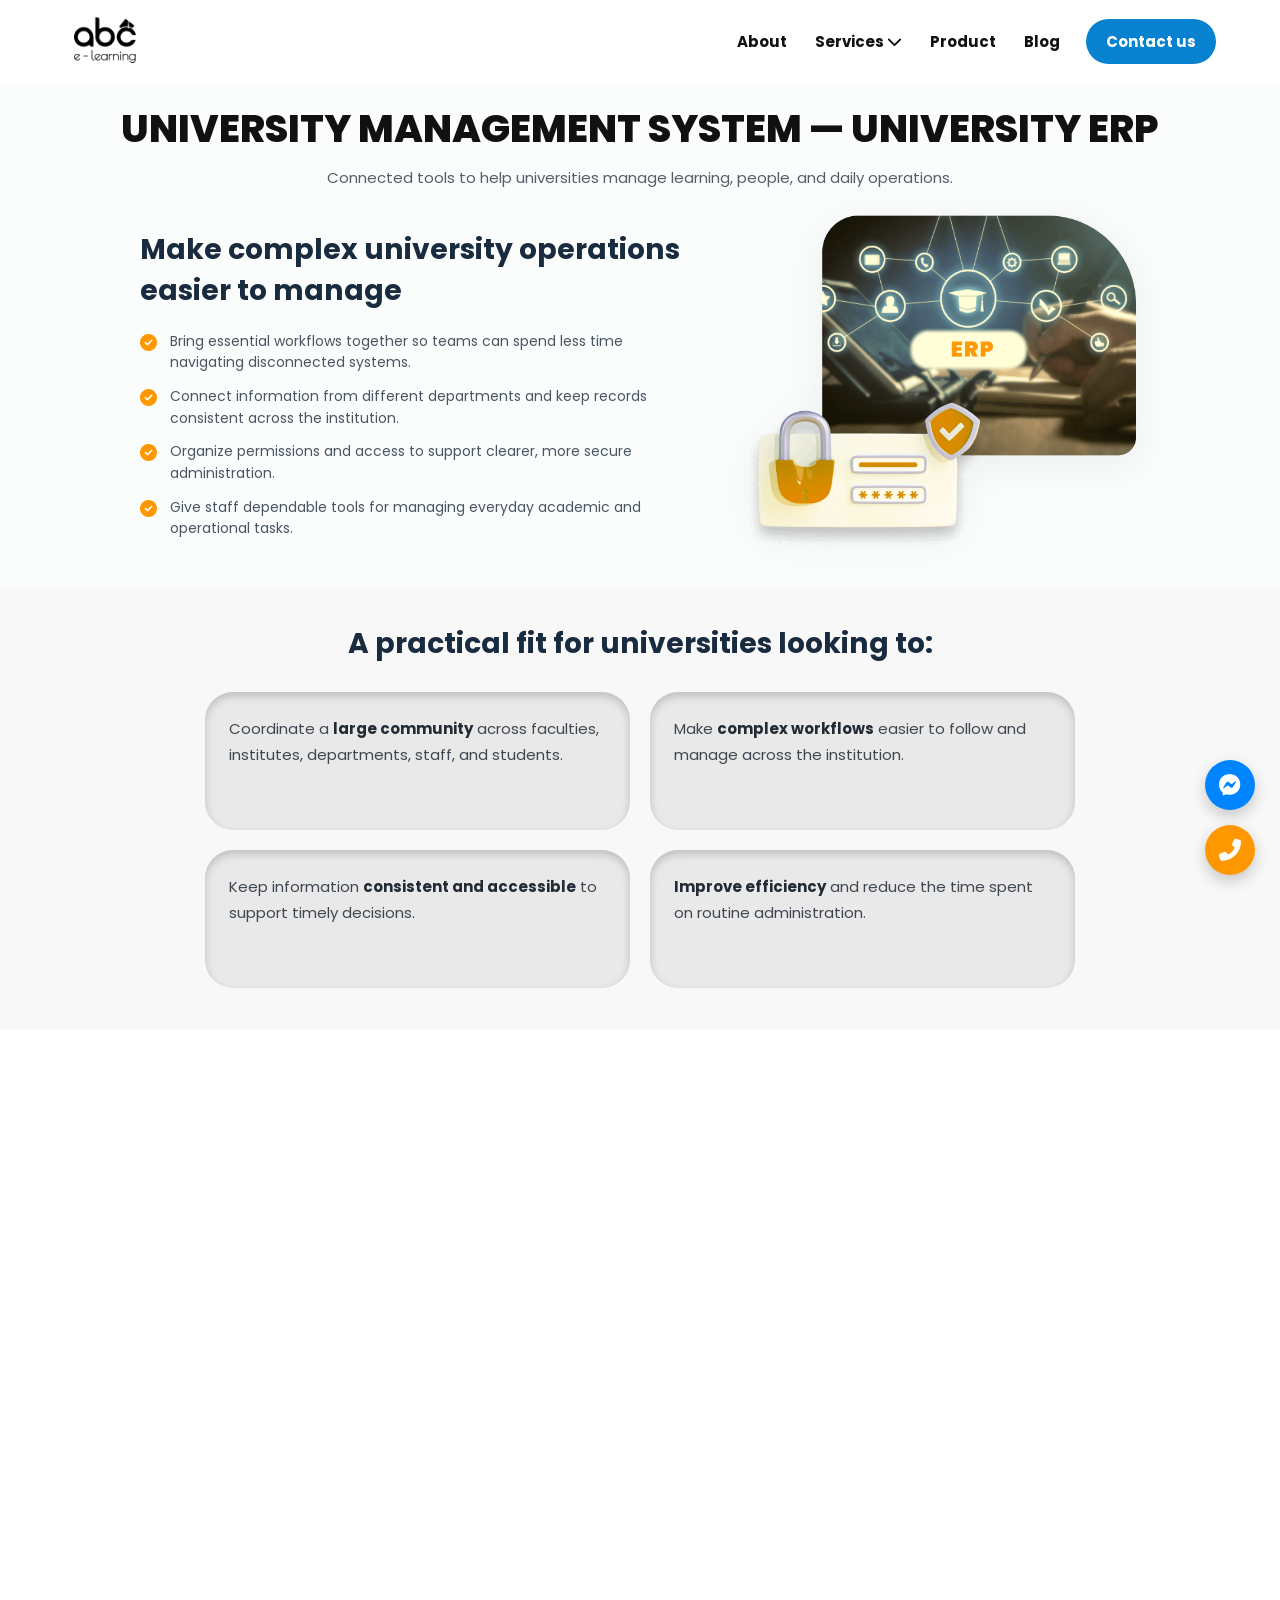
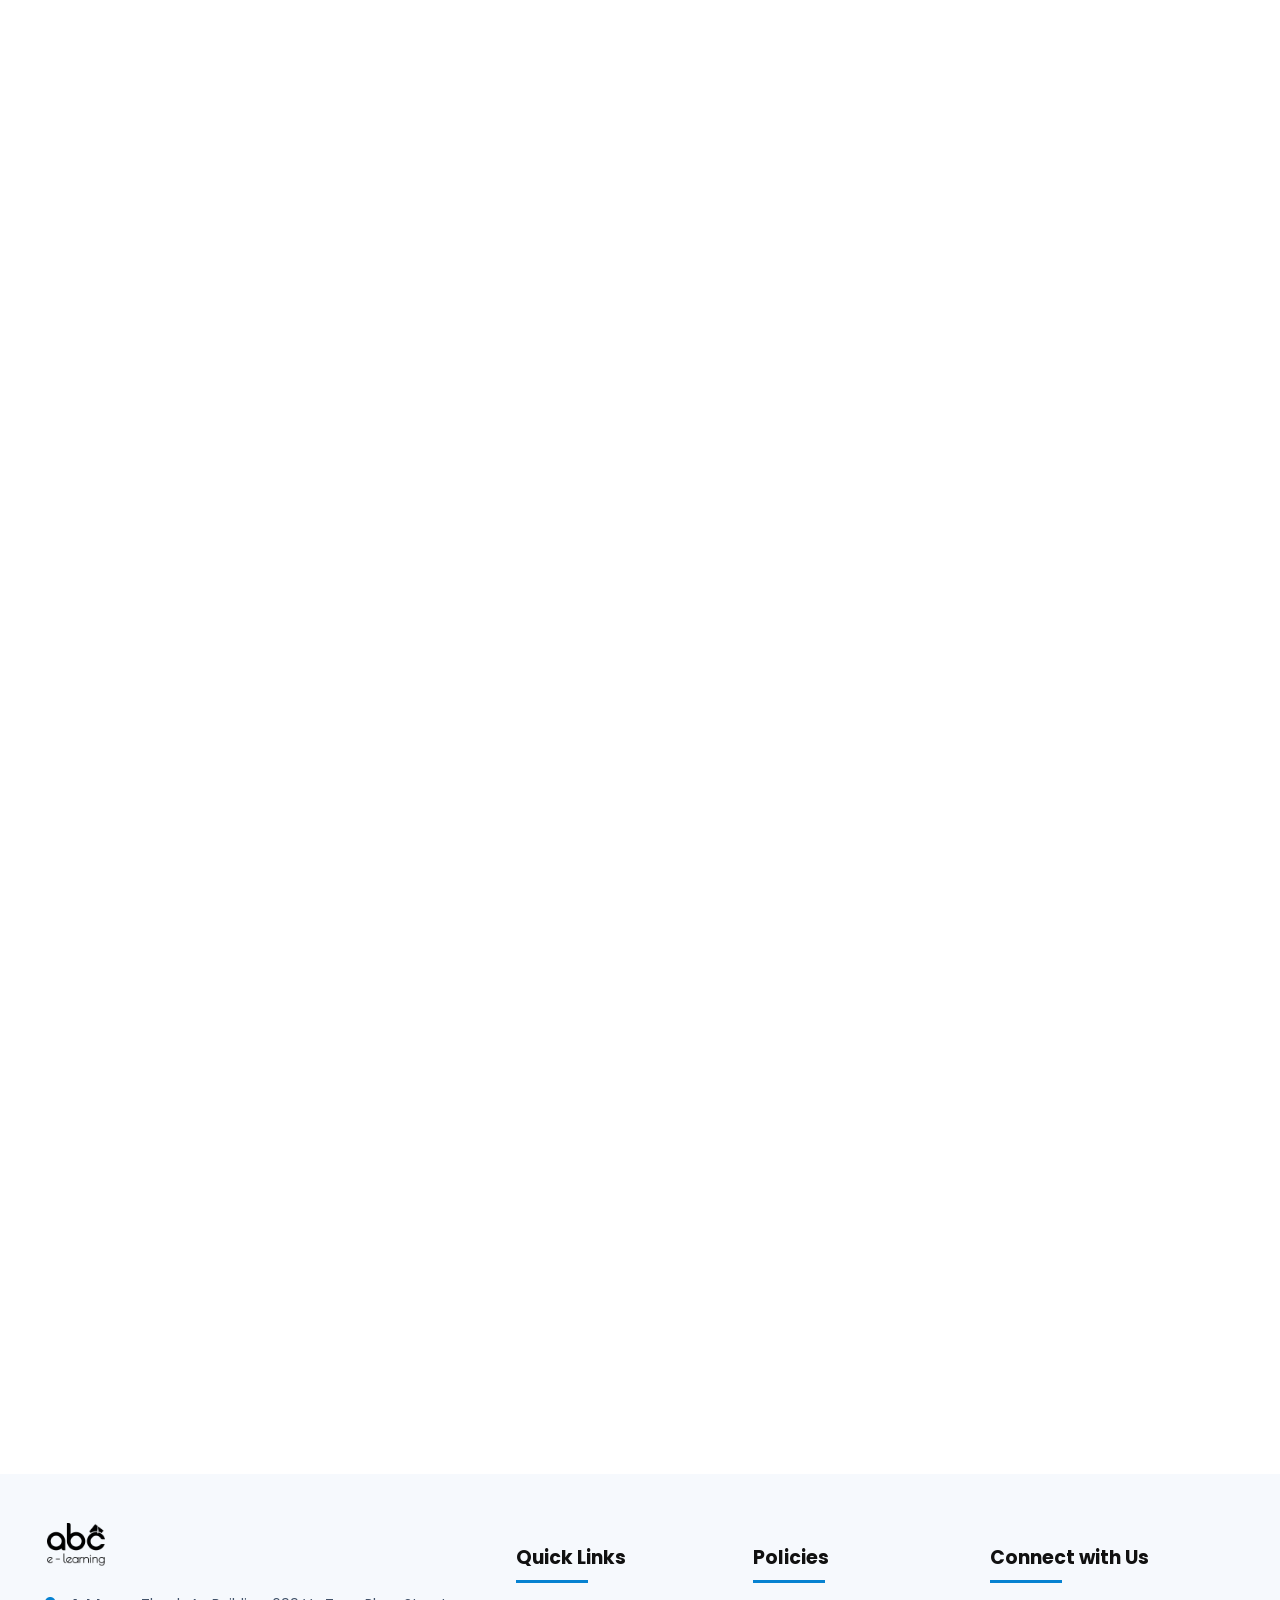
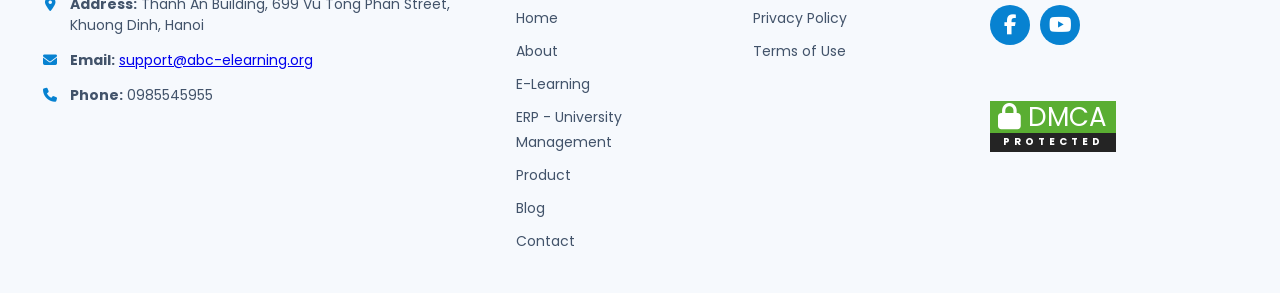
<file: erp/index.html>
<!DOCTYPE html>
<html lang="en">

<head>
    <meta charset="UTF-8">
    <meta name="viewport" content="width=device-width, initial-scale=1.0">
    <base href="/erp/">
    <title>ABC - Elearning - University ERP</title>
    <link rel="stylesheet" href="style.css">
    <link rel="stylesheet" href="layout.css">
    <script src="../shared/clean-url.js" defer></script>
    <link rel="stylesheet" href="../shared/scroll-reveal.css">
    <link rel="stylesheet" href="https://cdnjs.cloudflare.com/ajax/libs/font-awesome/6.4.0/css/all.min.css">
    <link href="https://fonts.googleapis.com/css2?family=Poppins:wght@400;500;600;700;800&display=swap" rel="stylesheet">
    <link rel="stylesheet" href="../shared/page-layout.css">
    
</head>

<body>

    <!-- Header -->
    <iframe src="../shared/header.html?page=erp" title="Header" scrolling="no" onmouseleave="const dropdown = this.contentDocument.querySelector('.dropdown'); dropdown.classList.remove('open'); this.contentDocument.querySelector('.dropdown-toggle').setAttribute('aria-expanded', 'false'); this.style.height = '82px';" style="position: sticky; top: 0; z-index: 1000; display: block; width: 100%; height: 82px; border: 0;"></iframe>

    <main>
        <!-- Hero -->
        <section class="erp-hero-section">
            <div class="container">
                <div class="animate-on-scroll">
                    <h1>UNIVERSITY MANAGEMENT SYSTEM — UNIVERSITY ERP</h1>
                    <p>Connected tools to help universities manage learning, people, and daily operations.</p>
                </div>
            </div>
        </section>

        <!-- Difficulties -->
        <section class="difficulties-section">
            <div class="container">
                <div class="difficulties-grid">
                    <div class="animate-on-scroll">
                        <h2>Make complex university operations easier to manage</h2>
                        <div class="diff-list">
                            <div class="diff-item">
                                <i class="fas fa-check-circle"></i>
                                <span>Bring essential workflows together so teams can spend less time navigating disconnected systems.</span>
                            </div>
                            <div class="diff-item">
                                <i class="fas fa-check-circle"></i>
                                <span>Connect information from different departments and keep records consistent across the institution.</span>
                            </div>
                            <div class="diff-item">
                                <i class="fas fa-check-circle"></i>
                                <span>Organize permissions and access to support clearer, more secure administration.</span>
                            </div>
                            <div class="diff-item">
                                <i class="fas fa-check-circle"></i>
                                <span>Give staff dependable tools for managing everyday academic and operational tasks.</span>
                            </div>
                        </div>
                    </div>
                    <div class="graphic-card animate-on-scroll">
                        <img src="../images/hard.png" alt="University ERP illustration with a secure access lock">
                    </div>
                </div>
            </div>
        </section>

        <!-- Solutions -->
        <section class="solutions-section">
            <div class="container">
                <h2 class="animate-on-scroll">A practical fit for universities looking to:</h2>
                <div class="solutions-grid animate-on-scroll">
                    <div class="solution-box">
                        <p>Coordinate a <strong>large community</strong> across faculties, institutes, departments, staff, and students.</p>
                    </div>
                    <div class="solution-box">
                        <p>Make <strong>complex workflows</strong> easier to follow and manage across the institution.</p>
                    </div>
                    <div class="solution-box">
                        <p>Keep information <strong>consistent and accessible</strong> to support timely decisions.</p>
                    </div>
                    <div class="solution-box">
                        <p><strong>Improve efficiency</strong> and reduce the time spent on routine administration.</p>
                    </div>
                </div>
            </div>
        </section>

        <!-- Target Audience -->
        <section class="audience-section">
            <div class="container">
                <div class="audience-grid">
                    <div class="graphic-card animate-on-scroll">
                        <img src="../images/for.png" alt="Students learning and working together">
                    </div>
                    <div class="animate-on-scroll">
                        <h2>Built around the people in your university</h2>
                        <div class="diff-list">
                            <div class="diff-item">
                                <i class="fas fa-check-circle"></i>
                                <span>Students and families can find key information and follow academic progress.</span>
                            </div>
                            <div class="diff-item">
                                <i class="fas fa-check-circle"></i>
                                <span>Faculty and staff can coordinate classes, teaching plans, and day-to-day tasks.</span>
                            </div>
                            <div class="diff-item">
                                <i class="fas fa-check-circle"></i>
                                <span>Administrators can work with a shared view of academic and operational information.</span>
                            </div>
                        </div>
                    </div>
                </div>
            </div>
        </section>

        <!-- University ERP modules -->
        <section class="features-section">
            <div class="container">
                <div class="features-content animate-on-scroll">
                    <h2>UNIVERSITY MANAGEMENT FEATURES</h2>
                    <div class="modules-grid-container">
                        <div class="module-item" tabindex="0" role="button" aria-expanded="false" aria-label="Staff management details">
                            <i class="far fa-address-card"></i>
                            <h4>Staff Management</h4>
                            <div class="detail-overlay">
                                <div class="card-icon"><i class="far fa-id-badge"></i></div>
                                <h4>Staff Management</h4>
                                <ul>
                                    <li>Staff information</li>
                                    <li>Positions</li>
                                    <li>Employment contracts</li>
                                    <li>Access control</li>
                                    <li>Salary history</li>
                                    <li>Awards and disciplinary actions</li>
                                    <li>Training history</li>
                                    <li>Employment history</li>
                                    <li>Business trips and leave of absence</li>
                                </ul>
                            </div>
                        </div>
                        <div class="module-item module-thesis" tabindex="0" role="button" aria-expanded="false" aria-label="Project and thesis supervision details">
                            <i class="fas fa-graduation-cap"></i>
                            <h4>Project, Thesis, and Dissertation Supervision</h4>
                            <div class="detail-overlay">
                                <div class="card-icon"><i class="fas fa-graduation-cap"></i></div>
                                <h4>Project, Thesis, and Dissertation Supervision</h4>
                                <ul>
                                    <li>Project and thesis topics</li>
                                    <li>Supervision preferences</li>
                                    <li>Faculty assignments</li>
                                    <li>Plagiarism checks</li>
                                    <li>Online report submission</li>
                                    <li>Grading</li>
                                </ul>
                            </div>
                        </div>
                        <div class="module-item" tabindex="0" role="button" aria-expanded="false" aria-label="Teaching management details">
                            <i class="fas fa-chalkboard-teacher"></i>
                            <h4>Teaching Assignment Management</h4>
                            <div class="detail-overlay">
                                <div class="card-icon"><i class="fas fa-chalkboard-teacher"></i></div>
                                <h4>Teaching Assignment Management</h4>
                                <ul>
                                    <li>Courses</li>
                                    <li>Syllabi and materials</li>
                                    <li>Curricula</li>
                                    <li>Teaching assignments</li>
                                    <li>Grade entry</li>
                                    <li>Attendance</li>
                                    <li>Statistics and summaries</li>
                                </ul>
                            </div>
                        </div>
                        <div class="module-item" tabindex="0" role="button" aria-expanded="false" aria-label="Student management details">
                            <i class="fas fa-user-graduate"></i>
                            <h4>Student Management</h4>
                            <div class="detail-overlay">
                                <div class="card-icon"><i class="fas fa-user-graduate"></i></div>
                                <h4>Student Management</h4>
                                <ul>
                                    <li>Student records and profiles</li>
                                    <li>Course and class enrollment</li>
                                    <li>Academic progress</li>
                                    <li>Student requests and forms</li>
                                    <li>Academic notices</li>
                                </ul>
                            </div>
                        </div>
                        <div class="module-item" tabindex="0" role="button" aria-expanded="false" aria-label="Research management details">
                            <i class="fas fa-sync-alt"></i>
                            <h4>Research Management</h4>
                            <div class="detail-overlay">
                                <div class="card-icon"><i class="fas fa-sync-alt"></i></div>
                                <h4>Research Management</h4>
                                <ul>
                                    <li>Research projects</li>
                                    <li>Patents and innovations</li>
                                    <li>Published books</li>
                                    <li>Research score calculation</li>
                                    <li>Statistics and reports</li>
                                    <li>Project proposals</li>
                                    <li>Review committees</li>
                                    <li>Student research</li>
                                    <li>Research papers</li>
                                </ul>
                            </div>
                        </div>
                        <div class="module-item" tabindex="0" role="button" aria-expanded="false" aria-label="Facilities management details">
                            <i class="fas fa-university"></i>
                            <h4>Facilities Management</h4>
                            <div class="detail-overlay">
                                <div class="card-icon"><i class="fas fa-university"></i></div>
                                <h4>Facilities Management</h4>
                                <ul>
                                    <li>Floor plans</li>
                                    <li>Fixed assets</li>
                                    <li>Maintenance and repair workflow</li>
                                    <li>Asset acquisition workflow</li>
                                    <li>Asset disposal workflow</li>
                                    <li>Asset transfer workflow</li>
                                    <li>Statistics and reports</li>
                                    <li>Resource booking</li>
                                    <li>QR code generation and scanning</li>
                                </ul>
                            </div>
                        </div>
                        <div class="module-item" tabindex="0" role="button" aria-expanded="false" aria-label="External relations management details">
                            <i class="fas fa-handshake"></i>
                            <h4>External Relations Management</h4>
                            <div class="detail-overlay">
                                <div class="card-icon"><i class="fas fa-handshake"></i></div>
                                <h4>External Relations Management</h4>
                                <ul>
                                    <li>Partner information</li>
                                    <li>Cooperation agreements</li>
                                    <li>Sponsored projects</li>
                                    <li>Seminars and conferences</li>
                                    <li>Internships and recruitment</li>
                                    <li>Statistics and reports</li>
                                </ul>
                            </div>
                        </div>
                    </div>
                </div>
            </div>
        </section>

        <!-- University Projects Section -->
        <section class="projects-section">
            <div class="container animate-on-scroll">
                <h2>UNIVERSITY PROJECTS</h2>
                <p>Examples of education institutions that have worked with our team on university management solutions.</p>
                <div class="university-logos">
                    <div class="uni-logo-card">
                        <img src="../images/logo-ldtbxh.png" alt="University of Labor and Social Affairs">
                    </div>
                    <div class="uni-logo-card">
                        <img src="../images/logo-bachkhoa.png" alt="Hanoi University of Science and Technology">
                    </div>
                    <div class="uni-logo-card">
                        <img src="../images/logo-yhanoi.png" alt="Hanoi Medical University">
                    </div>
                    <div class="uni-logo-card">
                        <img src="../images/logo-matma.png" alt="Academy of Cryptography Techniques">
                    </div>
                    <div class="uni-logo-card">
                        <img src="../images/logo-hvhc.png" alt="National Academy of Public Administration">
                    </div>
                </div>
            </div>
        </section>

        <!-- Contact Form -->
        <section class="contact-form-section">
            <div class="container">
                <div class="form-container animate-on-scroll">
                    <div class="form-header-bar">CONTACT US</div>
                    <form>
                        <div class="form-group">
                            <label>Subject</label>
                            <input type="text" class="form-control">
                        </div>
                        <div class="form-group">
                            <label>Full name</label>
                            <input type="text" class="form-control">
                        </div>
                        <div class="form-group">
                            <label>Phone</label>
                            <input type="text" class="form-control">
                        </div>
                        <div class="form-group">
                            <label>Email</label>
                            <input type="email" class="form-control">
                        </div>
                        <div class="form-group">
                            <label>Organization</label>
                            <input type="text" class="form-control">
                        </div>
                        <div class="form-group">
                            <label>Message</label>
                            <textarea class="form-control" rows="4"></textarea>
                        </div>
                        <div class="form-actions">
                            <button type="reset" class="btn-reset">Reset</button>
                            <button type="submit" class="btn-submit">Send <i class="fas fa-paper-plane"></i></button>
                        </div>
                    </form>
                </div>
            </div>
        </section>
    </main>

    <!-- Footer -->
    <iframe src="../shared/footer.html" title="Footer" scrolling="no" style="display: block; width: 100%; height: 345px; border: 0;"></iframe>

    <!-- Scroll animation script -->
    
    <script src="script.js"></script>
    <script src="../shared/scroll-reveal.js"></script>

    <div class="floating-widgets">
        <a href="https://m.me/" target="_blank" rel="noopener" class="widget-btn messenger" title="Messenger" aria-label="Message us on Messenger" title="Messenger" aria-label="Message us on Messenger"><i class="fab fa-facebook-messenger"></i></a>
        <a href="tel:0985545955" class="widget-btn phone" title="Call" aria-label="Call ABC" title="Call" aria-label="Call ABC"><i class="fas fa-phone-alt"></i></a>
        <a href="#" class="widget-btn back-to-top" id="backToTop" title="Back to top"><i class="fas fa-arrow-up"></i></a>
    </div>

<script>
document.addEventListener('DOMContentLoaded', function () {
  const topButton = document.getElementById('backToTop');
  if (!topButton) return;
  topButton.addEventListener('click', function (event) { event.preventDefault(); window.scrollTo({ top: 0, behavior: 'smooth' }); });
  const updateTopButton = function () { topButton.style.display = window.scrollY > 250 ? 'flex' : 'none'; };
  window.addEventListener('scroll', updateTopButton, { passive: true });
  updateTopButton();
});
</script>
</body>

</html>
</file>
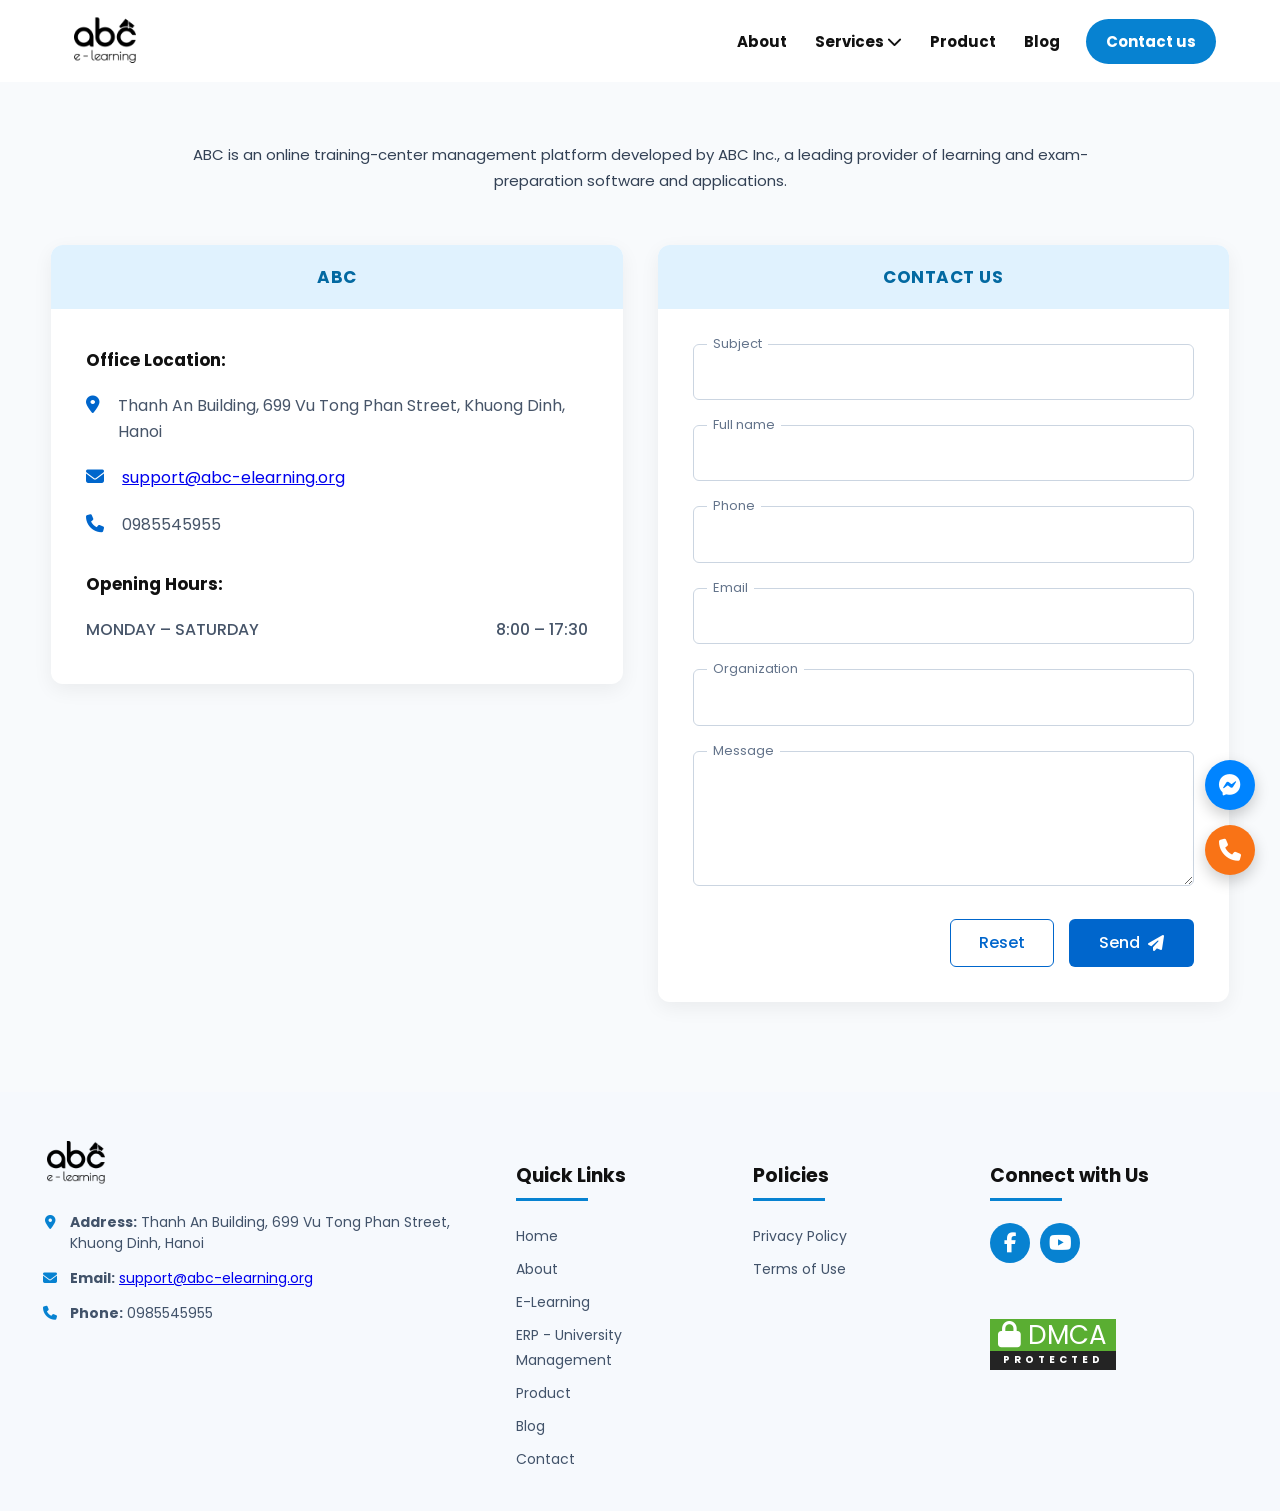
<file: lien-he/index.html>
<!DOCTYPE html>
<html lang="en">
<head>
    <meta charset="UTF-8">
    <meta name="viewport" content="width=device-width, initial-scale=1.0">
    <meta http-equiv="refresh" content="0;url=/contact/">
    <link rel="canonical" href="/contact/">
    <title>Contact</title>
    <script>window.location.replace(`/contact/${location.search}${location.hash}`);</script>
</head>
<body>
    <p>This page has moved to <a href="/contact/">Contact</a>.</p>
</body>
</html>
</file>
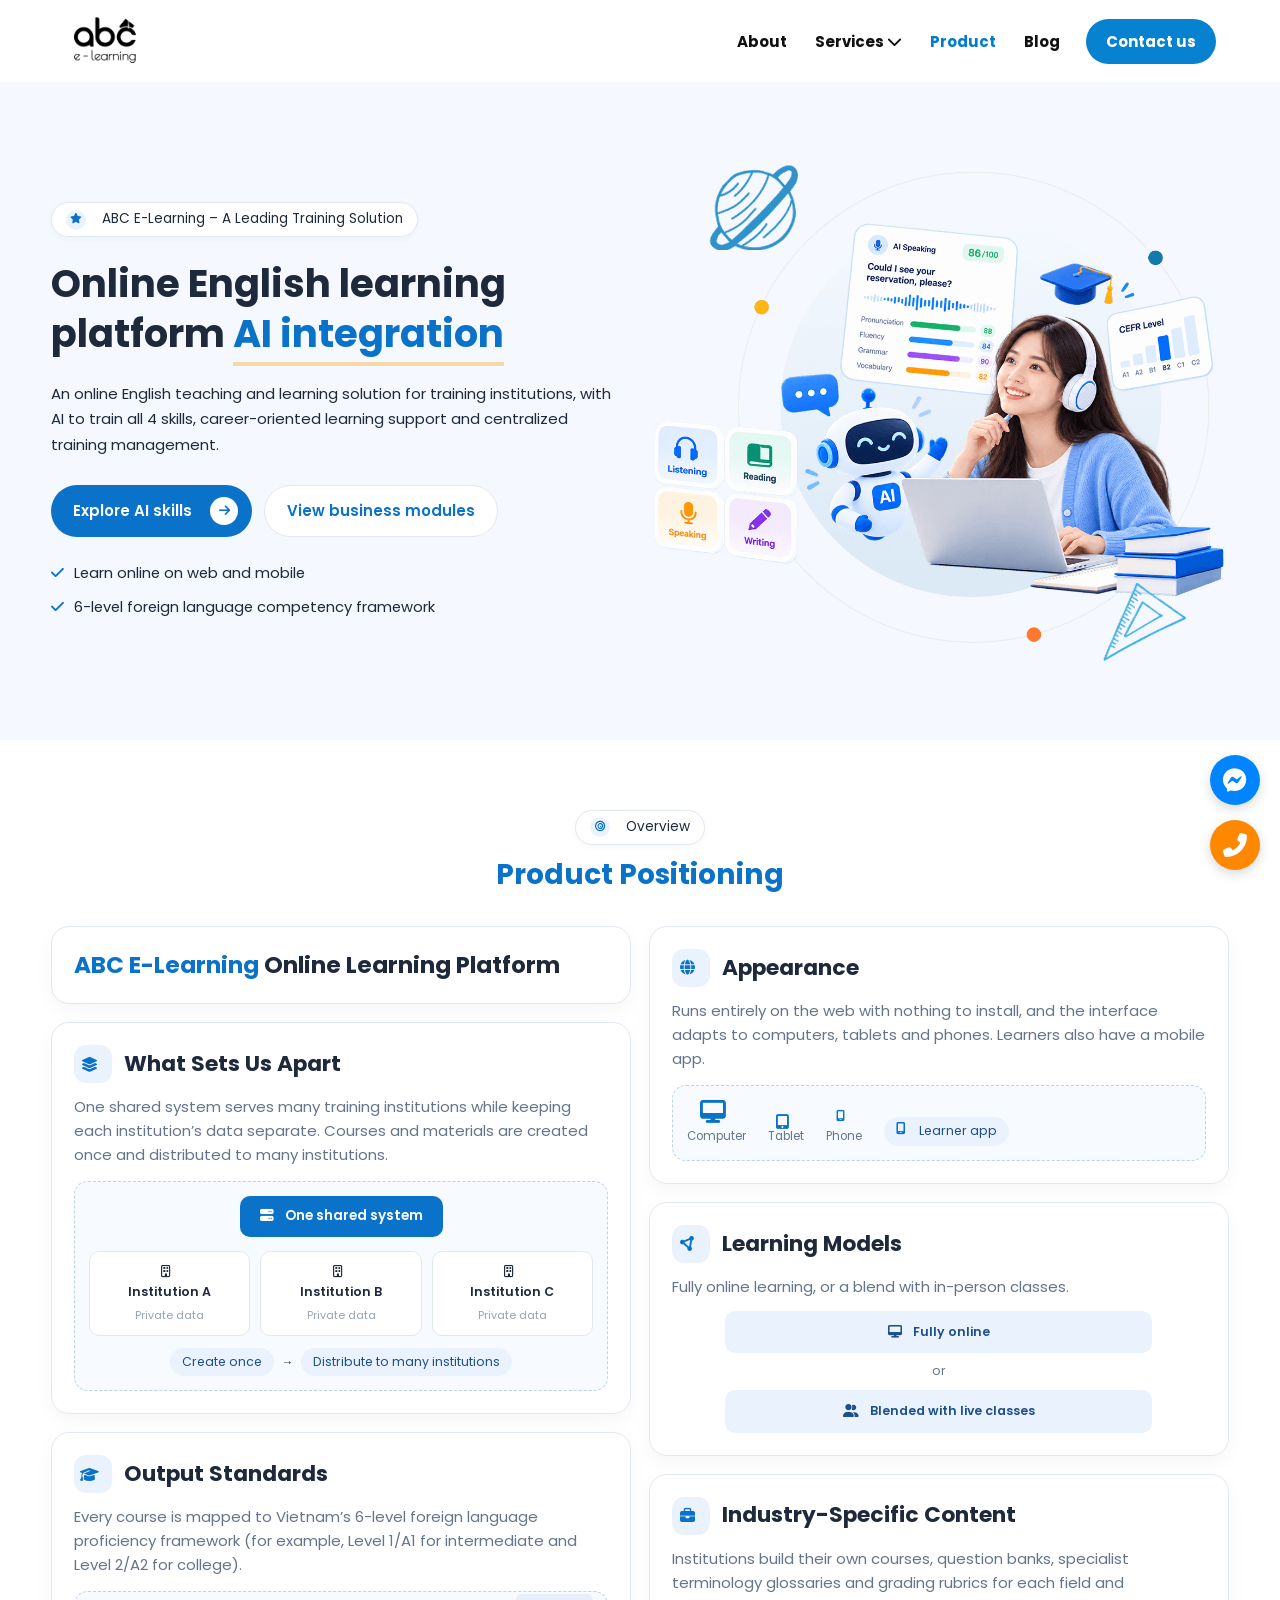
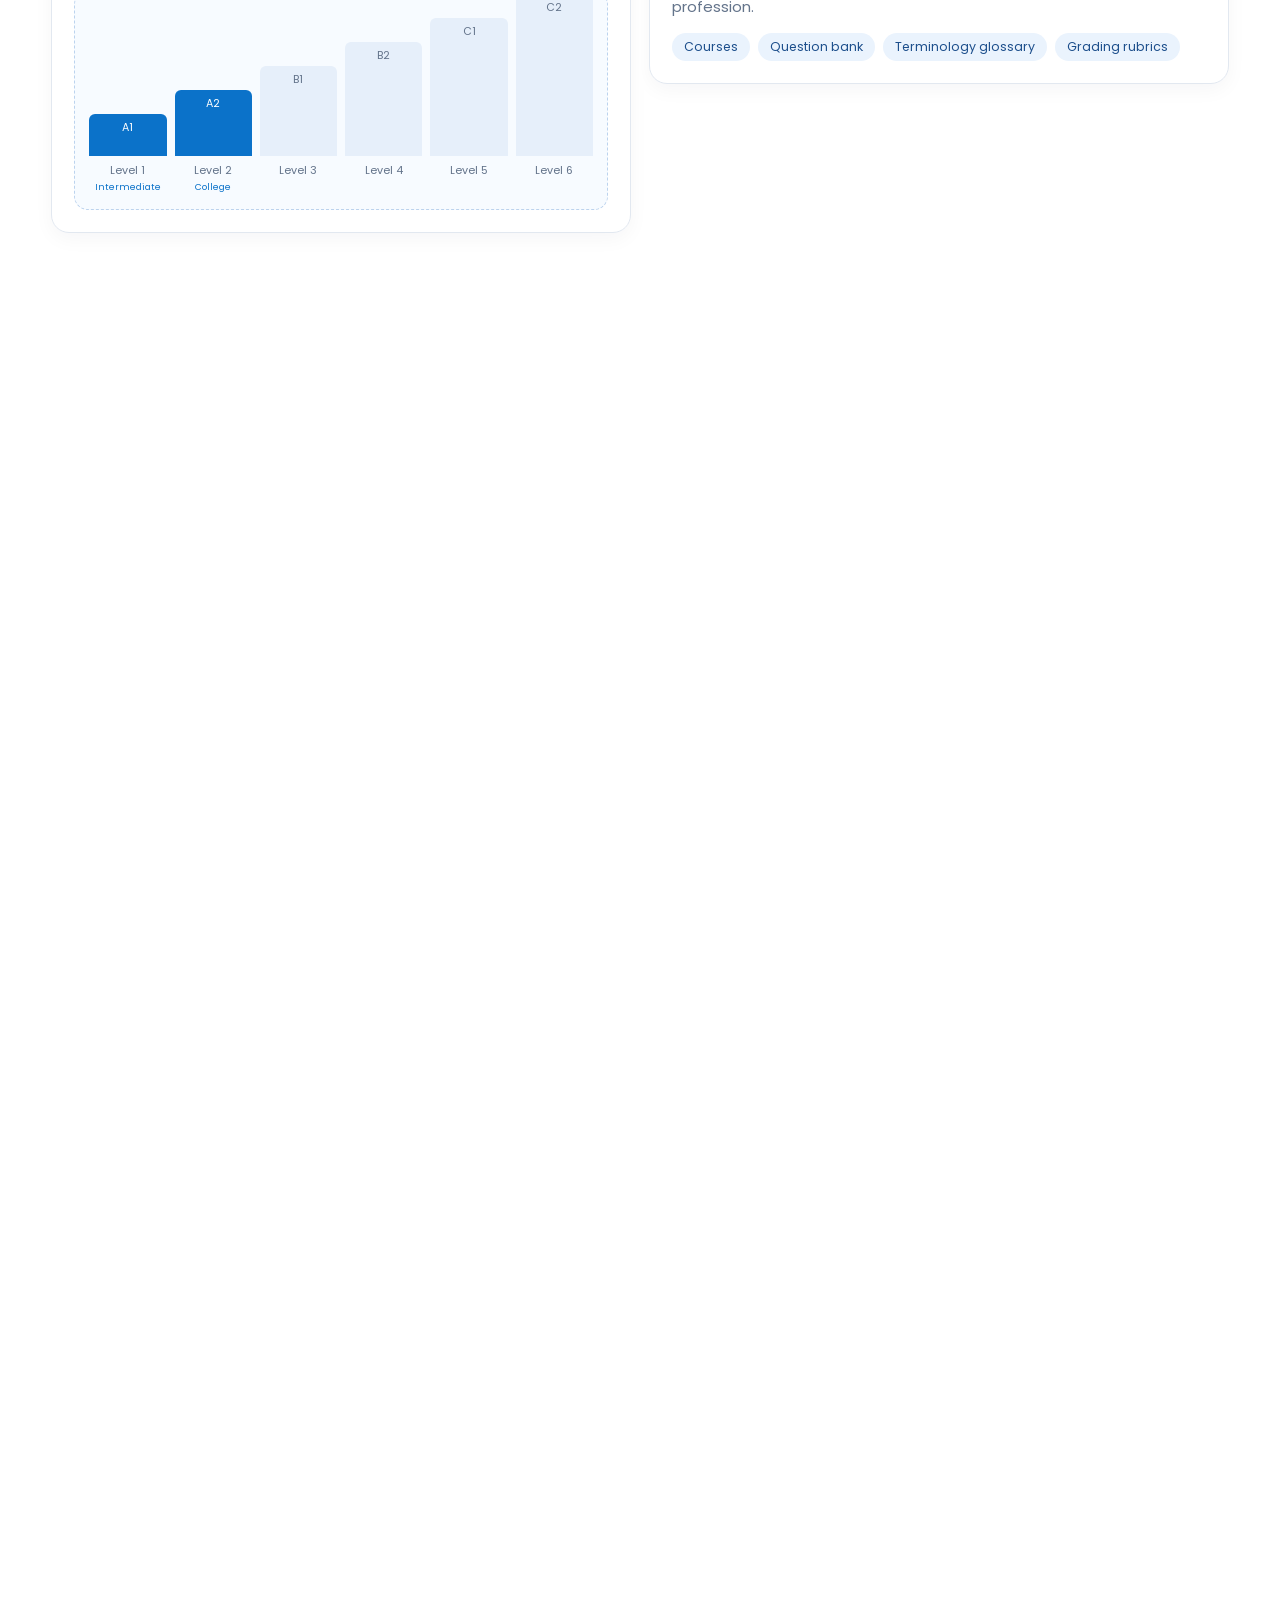
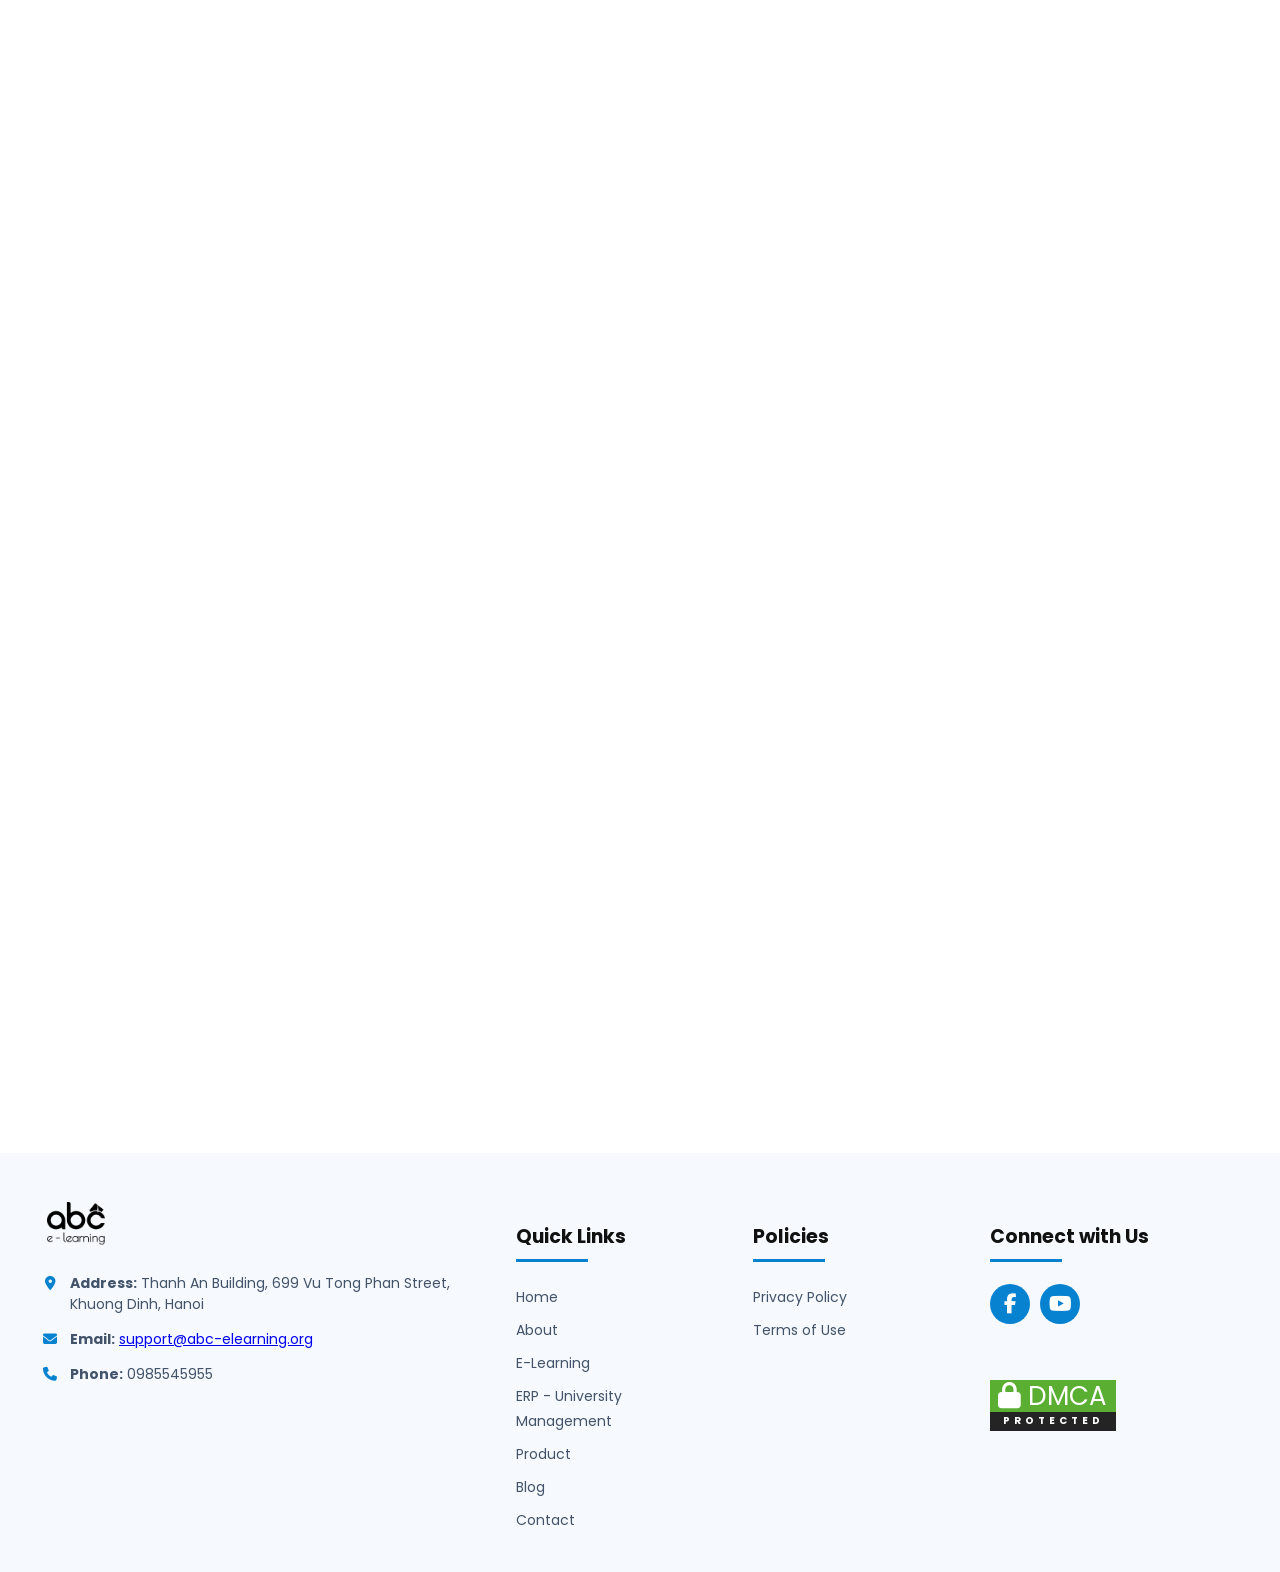
<file: product/index.html>
<!DOCTYPE html>
<html lang="en">
<head>
    <meta charset="UTF-8">
    <meta name="viewport" content="width=device-width, initial-scale=1.0">
    <base href="/product/">
    <title>ABC - Elearning - Product Overview</title>
    <link rel="stylesheet" href="style.css">
    <link rel="stylesheet" href="product-vi.css">
    <script src="../shared/clean-url.js" defer></script>
    <link rel="stylesheet" href="../shared/scroll-reveal.css">
    <link rel="stylesheet" href="https://cdnjs.cloudflare.com/ajax/libs/font-awesome/6.4.0/css/all.min.css">
    <link href="https://fonts.googleapis.com/css2?family=Poppins:wght@300;400;500;600;700;800&display=swap" rel="stylesheet">
    <link href="https://unpkg.com/aos@2.3.1/dist/aos.css" rel="stylesheet">
    <link rel="stylesheet" href="../shared/page-layout.css">
    
</head>
<body>

    <!-- Header Navigation (Matching Image 1 Header Logo) -->
    <iframe src="../shared/header.html?page=san-pham" title="Header" scrolling="no" onmouseleave="const dropdown = this.contentDocument.querySelector('.dropdown'); dropdown.classList.remove('open'); this.contentDocument.querySelector('.dropdown-toggle').setAttribute('aria-expanded', 'false'); this.style.height = '82px';" style="position: sticky; top: 0; z-index: 1000; display: block; width: 100%; height: 82px; border: 0;"></iframe>

    <main class="product-page-wrapper pv" style="background:#fff">

<div class="herob"><div class="hero">
 <div>
  <div class="tag"><i class="fas fa-star"></i> ABC E-Learning – A Leading Training Solution</div>
  <h1>Online English learning platform <span>AI integration</span></h1>
  <p>An online English teaching and learning solution for training institutions, with AI to train all 4 skills, career-oriented learning support and centralized training management.</p>
  <div class="btns"><a class="btn" href="#bon-nang-luc-ai">Explore AI skills <i class="fas fa-arrow-right"></i></a><a class="btn o" href="#phan-he-nghiep-vu">View business modules</a></div>
  <div class="checks"><span><i class="fas fa-check"></i>Learn online on web and mobile</span><span><i class="fas fa-check"></i>6-level foreign language competency framework</span></div>
 </div>
 <img src="../images/hero-feature.png" alt="Online English learning platform with AI">
</div></div>

<section id="dinh-vi"><div class="wrap">
 <div class="head"><div class="tag"><i class="fas fa-bullseye"></i>Overview</div><h2 style="color:var(--b)">Product Positioning</h2></div>
 <div class="cols">
  <div class="col">
   <div class="card big"><span>ABC E-Learning</span> Online Learning Platform</div>
   <div class="card"><div class="ch"><span class="ico"><i class="fas fa-layer-group"></i></span><h3>What Sets Us Apart</h3></div><p>One shared system serves many training institutions while keeping each institution’s data separate. Courses and materials are created once and distributed to many institutions.</p>
    <div class="box tree"><div class="top"><i class="fas fa-server"></i> One shared system</div><div class="tri"><div><i class="far fa-building"></i><br>Institution A<small>Private data</small></div><div><i class="far fa-building"></i><br>Institution B<small>Private data</small></div><div><i class="far fa-building"></i><br>Institution C<small>Private data</small></div></div><div class="pipe"><span class="chip">Create once</span>→<span class="chip">Distribute to many institutions</span></div></div></div>
   <div class="card"><div class="ch"><span class="ico"><i class="fas fa-graduation-cap"></i></span><h3>Output Standards</h3></div><p>Every course is mapped to Vietnam’s 6-level foreign language proficiency framework (for example, Level 1/A1 for intermediate and Level 2/A2 for college).</p><div class="box"><div class="bars"><div class="on" style="height:28%">A1</div><div class="on" style="height:44%">A2</div><div class="" style="height:60%">B1</div><div class="" style="height:76%">B2</div><div class="" style="height:92%">C1</div><div class="" style="height:108%">C2</div></div><div class="bl"><div>Level 1<small>Intermediate</small></div><div>Level 2<small>College</small></div><div>Level 3<small></small></div><div>Level 4<small></small></div><div>Level 5<small></small></div><div>Level 6<small></small></div></div></div></div>
  </div>
  <div class="col">
   <div class="card"><div class="ch"><span class="ico"><i class="fas fa-globe"></i></span><h3>Appearance</h3></div><p>Runs entirely on the web with nothing to install, and the interface adapts to computers, tablets and phones. Learners also have a mobile app.</p><div class="box"><div class="dev"><div><i class="fas fa-desktop fa-2x"></i>Computer</div><div><i class="fas fa-tablet-screen-button fa-lg"></i>Tablet</div><div><i class="fas fa-mobile-screen"></i>Phone</div><span class="chip"><i class="fas fa-mobile-screen"></i>Learner app</span></div></div></div>
   <div class="card"><div class="ch"><span class="ico"><i class="fas fa-circle-nodes"></i></span><h3>Learning Models</h3></div><p>Fully online learning, or a blend with in-person classes.</p><div class="mode"><div><i class="fas fa-desktop"></i> Fully online</div>or<div><i class="fas fa-user-group"></i> Blended with live classes</div></div></div>
   <div class="card"><div class="ch"><span class="ico"><i class="fas fa-briefcase"></i></span><h3>Industry-Specific Content</h3></div><p>Institutions build their own courses, question banks, specialist terminology glossaries and grading rubrics for each field and profession.</p><div class="chips"><span class="chip">Courses</span><span class="chip">Question bank</span><span class="chip">Terminology glossary</span><span class="chip">Grading rubrics</span></div></div>
  </div>
 </div>
</div></section>

<section id="bon-nang-luc-ai" style="padding-top:20px"><div class="wrapw">
 <div class="head"><div class="tag"><i class="fas fa-wand-magic-sparkles"></i>Artificial Intelligence</div><h2>Four <span>AI</span> Capabilities</h2></div>
 <div class="aiw"><div class="ai"><div class="t"><div class="lab"><span class="ico"><i class="fas fa-microphone"></i></span>01 / 04</div><h3>AI Pronunciation Practice</h3><p>Scores pronunciation down to individual phonemes (IPA/ARPAbet), measures fluency and color-codes feedback on every word. Learners can also practice shadowing and spoken translation.</p></div><img src="../images/luyen-phat-am.png" alt="AI Pronunciation Practice" loading="lazy"></div><div class="ai rev"><div class="t"><div class="lab"><span class="ico"><i class="fas fa-comment-dots"></i></span>02 / 04</div><h3>AI Teaching Assistant</h3><p>Answers questions around the clock, drawing only on the course’s own materials. Each reply cites its source, and questions outside the course scope are politely declined.</p></div><img src="../images/tro-giang-ai.png" alt="AI Teaching Assistant" loading="lazy"></div><div class="ai"><div class="t"><div class="lab"><span class="ico"><i class="fas fa-route"></i></span>03 / 04</div><h3>Personalized Learning Path</h3><p>Builds a competency profile for each learner, raises or lowers difficulty during a lesson, and suggests what to study next and when to review. Instructors get early warnings about learners at risk of failing.</p></div><img src="../images/lo-trinh-ca-nhan.png" alt="Personalized Learning Path" loading="lazy"></div><div class="ai rev"><div class="t"><div class="lab"><span class="ico"><i class="fas fa-clipboard-check"></i></span>04 / 04</div><h3>AI Competency Assessment</h3><p>Grades Writing and Speaking against a rubric, with detailed comments and improvement tips. Low-confidence results are routed to a human expert for re-grading.</p></div><img src="../images/danh-gia-nang-luc.png" alt="AI Competency Assessment" loading="lazy"></div></div>
</div></section>

<section id="phan-he-nghiep-vu" style="padding-top:20px"><div class="wrapw">
 <div class="head"><div class="tag"><i class="fas fa-layer-group"></i>Operations</div><h2>Seven <span>Business Modules</span></h2></div>
 <div class="mg"><div class="card"><div class="mtop"><span class="ico"><i class="fas fa-key"></i></span><em>01</em></div><h3>Accounts and Training Organizations</h3><p>Registration and sign-in (Google accounts included), with permissions by role and scope.</p></div><div class="card"><div class="mtop"><span class="ico"><i class="fas fa-chalkboard"></i></span><em>02</em></div><h3>Course and Class Management</h3><p>Drag-and-drop curriculum building, lesson unlock conditions, and course allocation to each institution.</p></div><div class="card"><div class="mtop"><span class="ico"><i class="fas fa-pen"></i></span><em>03</em></div><h3>Digital Content Authoring</h3><p>Lectures, exercises, documents, a content library and a question bank with bulk import from Excel.</p></div><div class="card"><div class="mtop"><span class="ico"><i class="fas fa-circle-play"></i></span><em>04</em></div><h3>Interactive Learning</h3><p>Videos with quiz stops, documents, notes, vocabulary practice, and the four skills of listening, speaking, reading and writing.</p></div><div class="card"><div class="mtop"><span class="ico"><i class="fas fa-bell"></i></span><em>05</em></div><h3>Engagement and Community</h3><p>News, online chat and announcements.</p></div><div class="card"><div class="mtop"><span class="ico"><i class="fas fa-file-circle-check"></i></span><em>06</em></div><h3>Testing and Assessment</h3><p>Multiple question types, scheduling and test rules, plus practice in 6 skills: Reading, Listening, Vocabulary, Grammar, Speaking and Writing.</p></div><div class="card"><div class="mtop"><span class="ico"><i class="fas fa-chart-column"></i></span><em>07</em></div><h3>Learning Analytics</h3><p>Reports at 4 levels (institution, course, lecture, test), leaderboards and Excel export.</p></div></div>
</div></section>

<section id="nguoi-dung" style="padding-top:20px"><div class="wrapw">
 <div class="head"><div class="tag"><i class="fas fa-users"></i>Users</div><h2>Users and Benefits <span>by Role</span></h2></div>
 <div class="rg"><div class="card"><div class="ch"><span class="ico"><i class="fas fa-graduation-cap"></i></span><h3>Learners</h3></div><ul><li><i class="fas fa-check"></i>Study anytime, anywhere</li><li><i class="fas fa-check"></i>Get instant pronunciation feedback</li><li><i class="fas fa-check"></i>Follow a personal learning path</li><li><i class="fas fa-check"></i>Ask the teaching assistant at any time</li></ul></div><div class="card"><div class="ch"><span class="ico"><i class="fas fa-chalkboard-user"></i></span><h3>Instructors</h3></div><ul><li><i class="fas fa-check"></i>Create their own content</li><li><i class="fas fa-check"></i>Less grading work thanks to AI</li><li><i class="fas fa-check"></i>Track every learner’s progress</li></ul></div><div class="card"><div class="ch"><span class="ico"><i class="fas fa-building"></i></span><h3>Managers and Institution Administrators</h3></div><ul><li><i class="fas fa-check"></i>Institution-wide reporting</li><li><i class="fas fa-check"></i>Manage classes and instructors</li><li><i class="fas fa-check"></i>One unified platform</li></ul></div></div>
 <div class="box" style="margin-top:16px;background:#fff"><p style="color:var(--ink);font-size:.88rem">Other roles include system administrator, grading expert and guest (who can view public courses).</p><div class="chips"><span class="chip">System administrator</span><span class="chip">Grading expert</span><span class="chip">Guest</span></div></div>
</div></section>

<section id="cong-nghe" class="dark"><div class="wrapw">
 <div class="head"><div class="tag"><i class="fas fa-database"></i>Technology</div><h2>Technology and <span>Integration</span></h2></div>
 <div class="tg">
  <div class="card cap"><small>Design Capacity</small><div class="nums"><div><b>≈8,000</b><span>concurrent users</span></div><div><b>&gt;2,000</b><span>people taking tests at the same time</span></div></div><p style="border-top:1px solid #22376b;padding-top:14px">Designed for about 8,000 concurrent users and at least 2,000 learners taking a test at once.</p></div>
  <div class="card"><h3><i class="fas fa-layer-group"></i>Technology</h3><div class="chips"><span class="chip">Next.js</span><span class="chip">Node.js</span><span class="chip">MongoDB</span><span class="chip">Redis</span></div><p style="margin-top:10px">Packaged in containers and orchestrated with Kubernetes, with a dedicated GPU cluster for AI.</p></div>
  <div class="card"><h3><i class="fas fa-cloud"></i>Flexible Deployment</h3><p>Runs on physical servers, virtualized environments, outsourced hosting or the cloud, with no vendor lock-in.</p></div>
  <div class="card"><h3><i class="fas fa-up-right-and-down-left-from-center"></i>Flexible Scaling</h3><p>Each service scales its resources up or down independently.</p></div>
  <div class="card"><h3><i class="fas fa-rotate"></i>Interconnection</h3><p>Two-way synchronization of grades and learning results with the institution’s training management software.</p><div class="chips"><span class="chip">ABC E-Learning</span><span class="chip">Training management software</span></div></div>
  <div class="card wide"><h3><i class="fas fa-plug"></i>Open Standards</h3><div class="chips"><span class="chip">REST/OpenAPI 3.0</span><span class="chip">SCORM 1.2/2004</span><span class="chip">xAPI</span><span class="chip">OAuth 2.0/OpenID Connect</span><span class="chip">Single sign-on (SSO)</span><span class="chip">IPv6 support</span></div></div>
 </div>
</div></section>

<section id="bao-mat"><div class="sg">
 <div><div class="tag"><i class="fas fa-shield-halved"></i>Security</div><h2>Information and <span>personal data</span> security</h2>
  <div class="sm"><div class="card"><b>Level 2+</b><small>Information system security</small></div><div class="card"><b>TLS 1.3</b><small>Encryption in transit</small></div><div class="card"><b>AES-256</b><small>Encryption at rest</small></div><div class="card"><b>≥ 12 months</b><small>Audit log retention</small></div><div class="card" style="grid-column:span 2"><b>In Vietnam</b><small>Data storage infrastructure</small></div></div></div>
 <div class="sl"><div class="card"><span class="ico"><i class="fas fa-shield-halved"></i></span><p>Designed for information systems rated security level 2 or higher, aligned with Decree 331/2026/ND-CP and TCVN 14423.</p></div><div class="card"><span class="ico"><i class="fas fa-lock"></i></span><p>Data is protected with HTTPS/TLS 1.3 in transit and AES-256 at rest for sensitive data. A web application firewall (WAF), DDoS protection and malware scanning of uploaded files are included.</p></div><div class="card"><span class="ico"><i class="fas fa-location-dot"></i></span><p>Data is hosted on infrastructure located in Vietnam and designed in line with the 2025 Law on Personal Data Protection.</p></div><div class="card"><span class="ico"><i class="fas fa-user-check"></i></span><p>Voice recordings are made only with the user’s consent, and no identifying information is sent to AI models.</p></div><div class="card"><span class="ico"><i class="fas fa-clock-rotate-left"></i></span><p>Automated backups, version-based recovery, and audit logs retained for at least 12 months.</p></div></div>
</div></section>

<section id="dich-vu" style="padding-top:20px"><div class="wrapw">
 <div class="head"><div class="tag"><i class="fas fa-desktop"></i>Services</div><h2>Licensing and <span>Services</span></h2></div>
 <div class="vg">
  <div class="card a"><div class="ch"><span class="ico"><i class="fas fa-certificate"></i></span><h3>Licensing</h3></div><p>Perpetual license covering all business components, the 4 AI services and the APIs.</p><div class="chips"><span class="chip">All business components</span><span class="chip">4 AI services</span><span class="chip">APIs</span></div></div>
  <div class="card b2"><div class="ch"><span class="ico"><i class="fas fa-award"></i></span><h3>Warranty</h3></div><div class="big2">24 <small>months</small></div><p style="margin-top:12px">from the date of acceptance.</p></div>
  <div class="card f"><div class="ch"><span class="ico"><i class="fas fa-server"></i></span><h3>Operations</h3><span class="live">24/7</span></div><p>A full administration and operations package including infrastructure, running 24/7. ABC operates the system for the first two years; from year 3 the institution can run it on its own.</p><div class="tl"><div>Years 1 – 2<b>Operated by ABC</b></div><div>From year 3<b>The institution can self-operate</b></div></div></div>
  <div class="card h"><div class="ch"><span class="ico"><i class="fas fa-headset"></i></span><h3>Support</h3></div><p>Helpdesk during business hours, with support by email, phone, a ticketing system and remote access.</p><div class="box clock"><i class="far fa-clock fa-lg" style="color:var(--b)"></i><div><b style="font-size:1.1rem">8:00 – 17:30</b><br><small style="color:var(--mut)">Monday to Friday</small></div></div></div>
  <div class="card h"><div class="ch"><span class="ico"><i class="fas fa-book-open"></i></span><h3>Training and Handover</h3></div><p>Training for designated staff and full handover of architecture, installation and operations documentation.</p><div class="chips"><span class="chip">Architecture</span><span class="chip">Installation</span><span class="chip">Operations</span></div></div>
 </div>
</div></section>

</main>

    <!-- EXACT 100% REPLICATION OF IMAGE 3 FOOTER -->
    <iframe src="../shared/footer.html" title="Footer" scrolling="no" style="display: block; width: 100%; height: 345px; border: 0;"></iframe>

    <!-- Floating Buttons Fixed Centering (Image 2) -->
    <div class="floating-widgets">
        <a href="https://m.me/" target="_blank" rel="noopener" class="widget-btn messenger" title="Messenger" aria-label="Message us on Messenger" title="Messenger" aria-label="Message us on Messenger"><i class="fab fa-facebook-messenger"></i></a>
        <a href="tel:0985545955" class="widget-btn phone" title="Call" aria-label="Call ABC" title="Call" aria-label="Call ABC"><i class="fas fa-phone-alt"></i></a>
        <a href="#" class="widget-btn back-to-top" id="backToTop" title="Back to top"><i class="fas fa-arrow-up"></i></a>
    </div>

    <script src="https://unpkg.com/aos@2.3.1/dist/aos.js"></script>
    <script src="script.js"></script>
    <script src="../shared/scroll-reveal.js"></script>
    

<script>
document.addEventListener('DOMContentLoaded', function () {
  const topButton = document.getElementById('backToTop');
  if (!topButton) return;
  topButton.addEventListener('click', function (event) { event.preventDefault(); window.scrollTo({ top: 0, behavior: 'smooth' }); });
  const updateTopButton = function () { topButton.style.display = window.scrollY > 250 ? 'flex' : 'none'; };
  window.addEventListener('scroll', updateTopButton, { passive: true });
  updateTopButton();
});
</script>
</body>
</html>
</file>
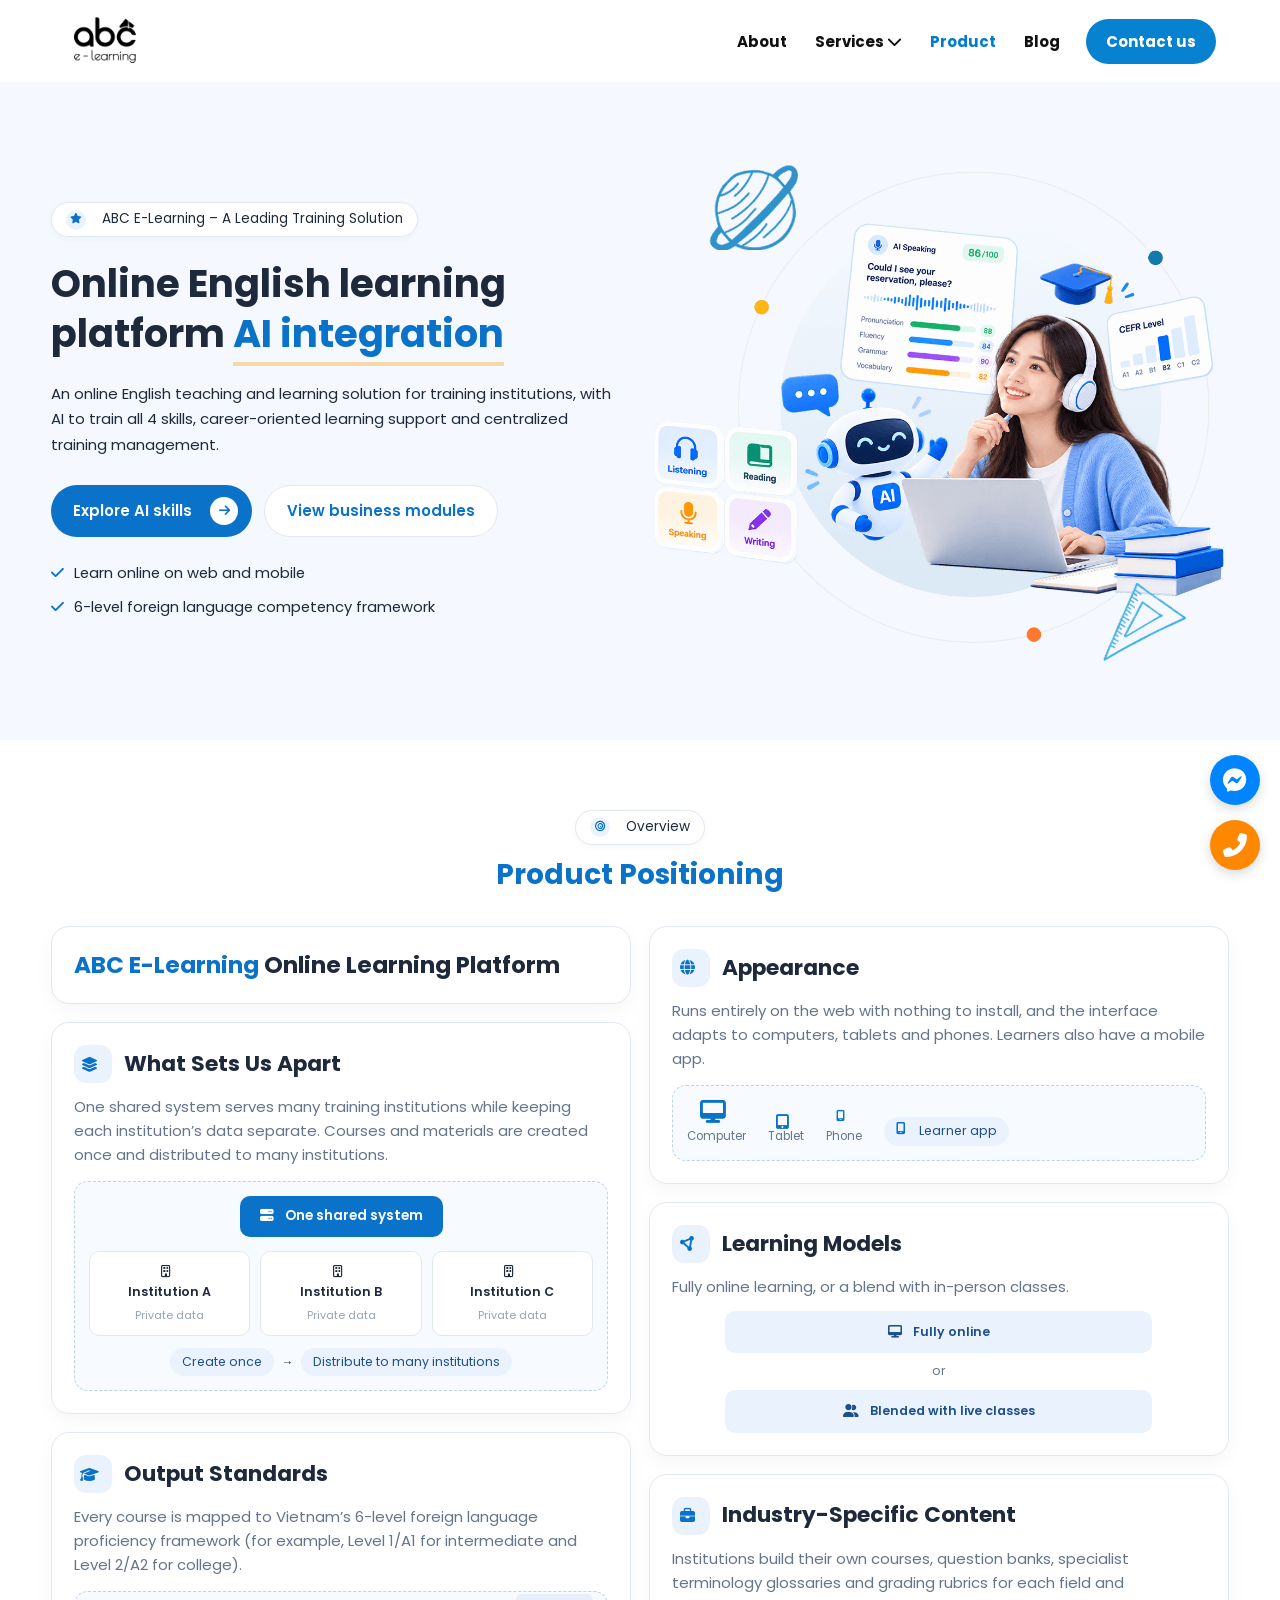
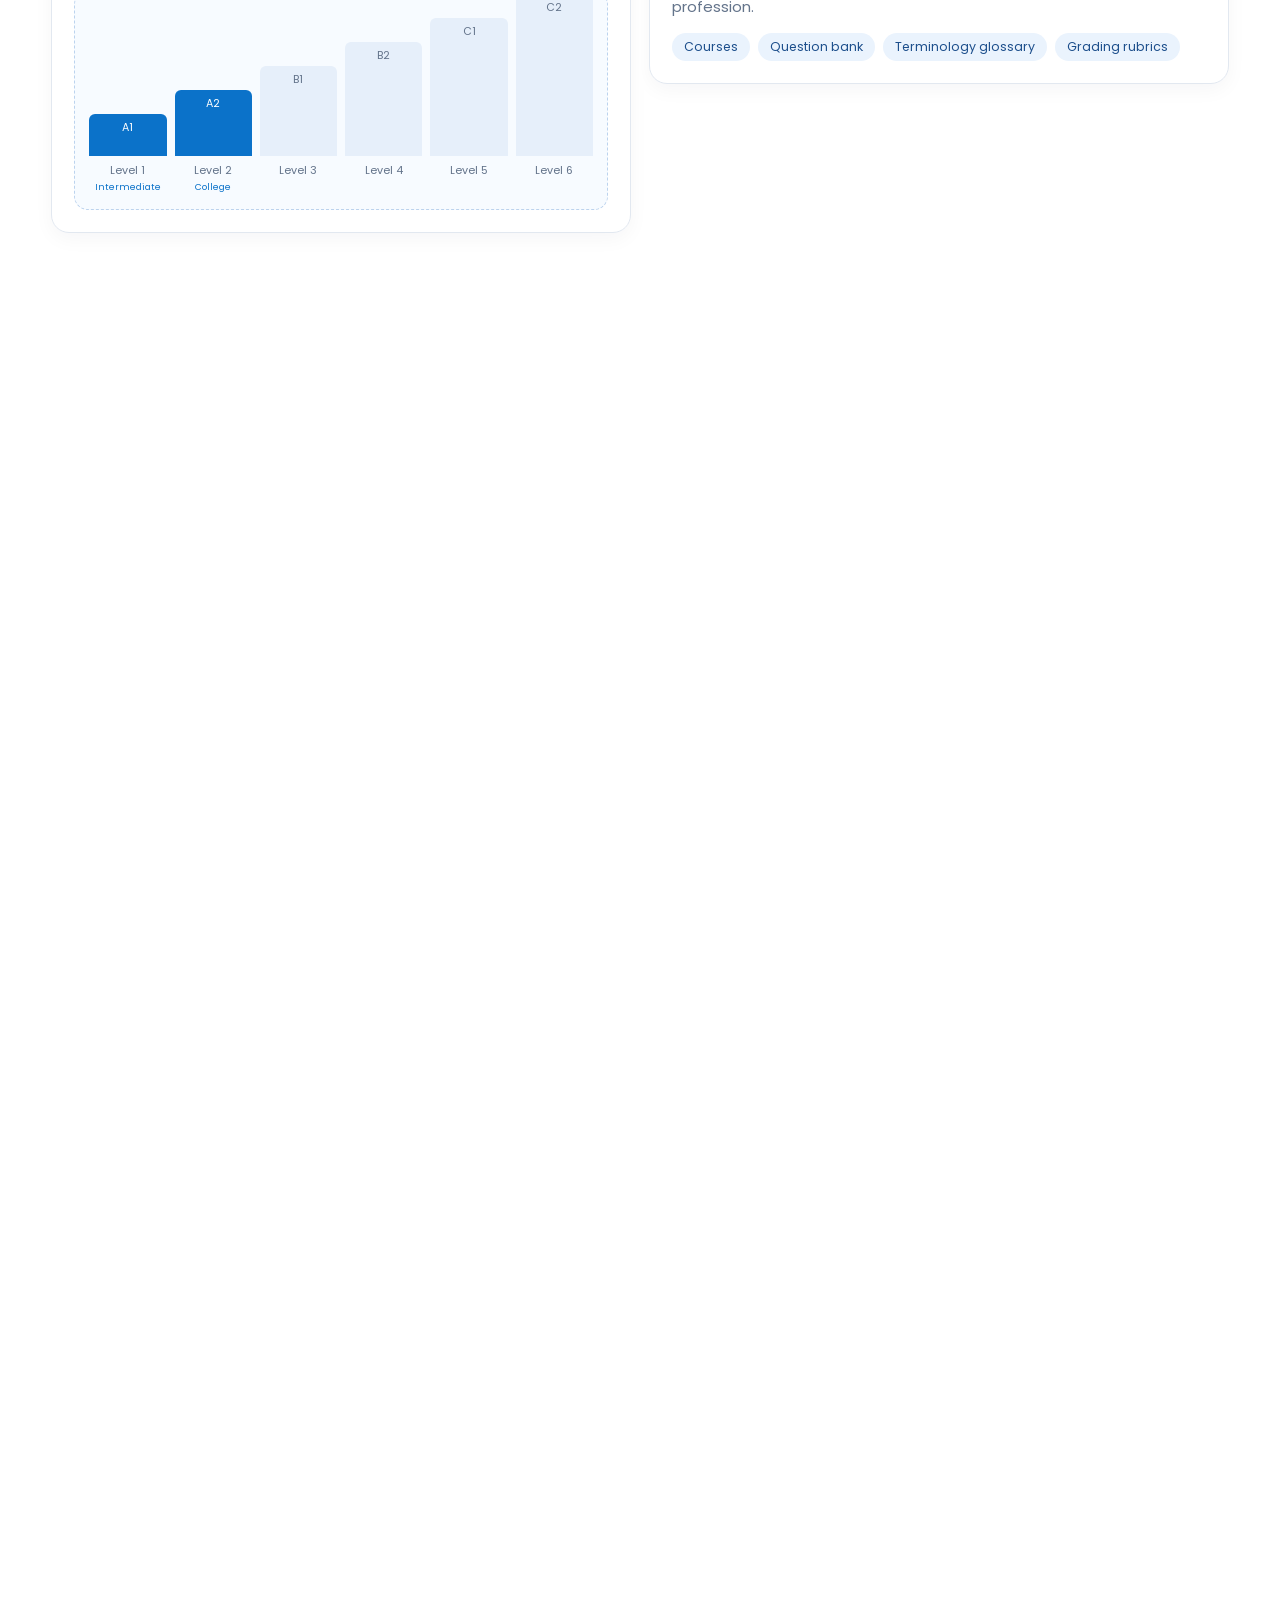
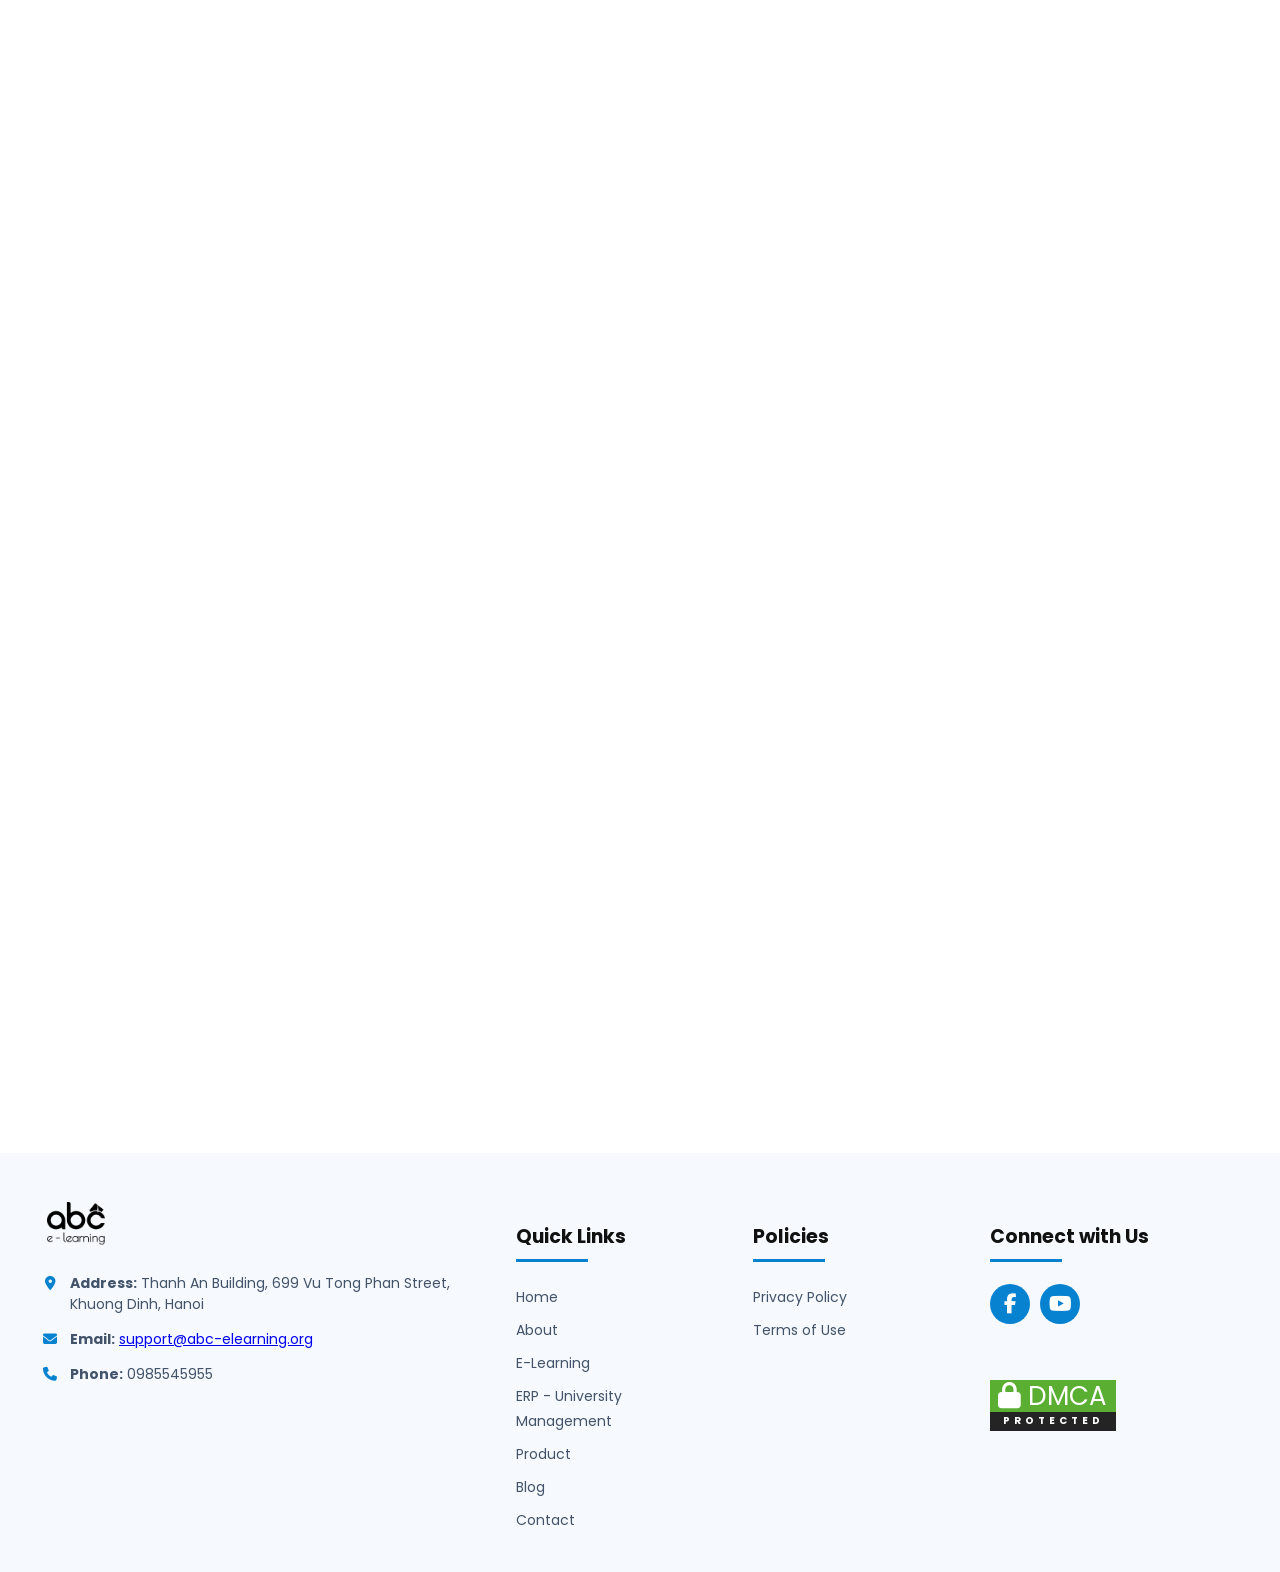
<file: san-pham/index.html>
<!DOCTYPE html>
<html lang="en">
<head>
    <meta charset="UTF-8">
    <meta name="viewport" content="width=device-width, initial-scale=1.0">
    <meta http-equiv="refresh" content="0; url=../product">
    <title>Product | ABC E-learning</title>
    <script src="../shared/clean-url.js" defer></script>
</head>
<body>
    <p>This page has moved to <a href="../product">Product</a>.</p>
</body>
</html>
</file>
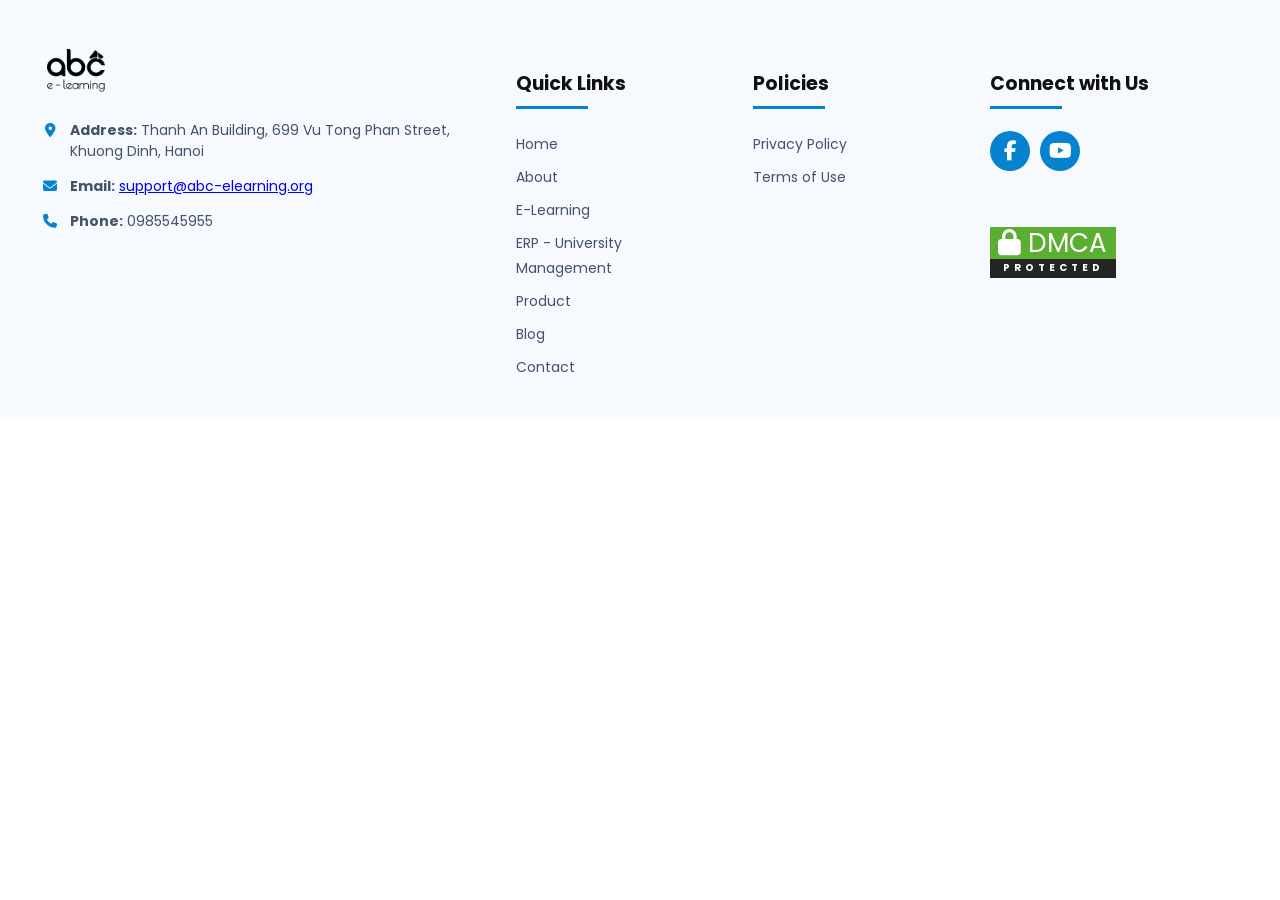
<file: shared/footer.html>
<!DOCTYPE html>
<html lang="en">

<head>
    <meta charset="UTF-8">
    <meta name="viewport" content="width=device-width, initial-scale=1.0">
    <link href="https://cdnjs.cloudflare.com/ajax/libs/font-awesome/6.4.0/css/all.min.css" rel="stylesheet">
    <link href="https://fonts.googleapis.com/css2?family=Poppins:wght@300;400;500;600;700;800&display=swap" rel="stylesheet">
    <style>
        * {
            box-sizing: border-box;
        }

        html,
        body {
            margin: 0;
            width: 100%;
            font-family: "Poppins", sans-serif;
        }

        .footer-main {
            min-height: 345px;
            padding: 42px 24px 32px;
            background: #f6f9fd;
            color: #42536a;
        }

        .footer-content {
            display: grid;
            grid-template-columns: 2fr 0.9fr 0.9fr 1.15fr;
            gap: 42px;
            max-width: 1200px;
            margin: 0 auto;
        }

        .footer-info {
            padding-top: 0;
        }

        .footer-logo {
            display: block;
            width: 72px;
            height: 58px;
            margin-bottom: 20px;
            object-fit: contain;
            filter: none;
        }

        .footer-info p {
            display: flex;
            gap: 10px;
            margin: 0 0 14px;
            font-size: 14px;
            line-height: 1.5;
        }

        .footer-info p i {
            flex: 0 0 20px;
            margin-top: 3px;
            color: #0782d1;
            text-align: center;
        }

        .footer-info strong {
            font-weight: 700;
        }

        .footer-column h2 {
            margin: 27px 0 22px;
            color: #111;
            font-size: 19px;
            font-weight: 700;
        }

        .footer-column h2::after {
            display: block;
            width: 72px;
            height: 3px;
            margin-top: 8px;
            background: #0782d1;
            content: "";
        }

        .footer-column ul {
            margin: 0;
            padding: 0;
            list-style: none;
        }

        .footer-column li {
            margin-bottom: 8px;
        }

        .footer-column a {
            color: #42536a;
            font-size: 14px;
            text-decoration: none;
        }

        .footer-column a:hover {
            color: #0782d1;
        }

        .social-links {
            display: flex;
            gap: 10px;
            margin-bottom: 56px;
        }

        .social-links a {
            display: flex;
            width: 40px;
            height: 40px;
            align-items: center;
            justify-content: center;
            border-radius: 50%;
            background: #0782d1;
            color: #fff;
            font-size: 20px;
        }

        .dmca-badge {
            display: inline-flex;
            flex-direction: column;
            min-width: 126px;
            padding: 3px 8px;
            background: #5aae32;
            color: #fff;
            font-size: 26px;
            line-height: 1.05;
        }

        .dmca-badge small {
            margin: 2px -8px -3px;
            padding: 4px 8px;
            background: #242424;
            font-size: 10px;
            font-weight: 700;
            letter-spacing: 4px;
            text-align: center;
        }

        .footer-legal {
            display: flex;
            min-height: 134px;
            padding: 24px;
            flex-direction: column;
            align-items: center;
            justify-content: center;
            background: #555;
            color: #fff;
            text-align: center;
        }

        .footer-legal p {
            margin: 4px 0;
            font-size: 15px;
            font-weight: 700;
            line-height: 1.5;
        }

        @media (max-width: 800px) {
            .footer-main {
                padding: 28px 20px;
            }

            .footer-content {
                grid-template-columns: repeat(2, minmax(0, 1fr));
                gap: 20px;
            }

            .footer-column h2 {
                margin-top: 8px;
            }

            .social-links {
                margin-bottom: 24px;
            }
        }

        @media (max-width: 520px) {
            .footer-content {
                grid-template-columns: 1fr;
                gap: 10px;
            }

            .footer-legal p {
                font-size: 12px;
            }
        }
    </style>
</head>

<body>
    <footer>
        <section class="footer-main">
            <div class="footer-content">
                <div class="footer-info">
                    <img class="footer-logo" src="../images/logo.png" alt="ABC E-Learning">
                    <p><i class="fas fa-location-dot"></i><span><strong>Address:</strong> Thanh An Building, 699 Vu Tong
                            Phan Street, Khuong Dinh, Hanoi</span></p>
                    <p><i class="fas fa-envelope"></i><span><strong>Email:</strong> <a
                                href="mailto:support@abc-elearning.org">support@abc-elearning.org</a></span></p>
                    <p><i class="fas fa-phone"></i><span><strong>Phone:</strong> 0985545955</span></p>
                </div>
                <div class="footer-column">
                    <h2>Quick Links</h2>
                    <ul>
                        <li><a href="/" target="_top">Home</a></li>
                        <li><a href="/about" target="_top">About</a></li>
                        <li><a href="/elearning" target="_top">E-Learning</a></li>
                        <li><a href="/erp" target="_top">ERP - University Management</a></li>
                        <li><a href="/product" target="_top">Product</a></li>
                        <li><a href="/blog" target="_top">Blog</a></li>
                        <li><a href="/contact" target="_top">Contact</a></li>
                    </ul>
                </div>
                <div class="footer-column">
                    <h2>Policies</h2>
                    <ul>
                        <li><a href="#" target="_top">Privacy Policy</a></li>
                        <li><a href="#" target="_top">Terms of Use</a></li>
                    </ul>
                </div>
                <div class="footer-column">
                    <h2>Connect with Us</h2>
                    <div class="social-links">
                        <a href="#" target="_top" aria-label="Facebook"><i class="fab fa-facebook-f"></i></a>
                        <a href="#" target="_top" aria-label="YouTube"><i class="fab fa-youtube"></i></a>
                    </div>
                    <div class="dmca-badge"><span><i class="fas fa-lock"></i> DMCA</span><small>PROTECTED</small></div>
                </div>
            </div>
        </section>
    </footer>
<script>
    const footerFrame = window.frameElement;
    if (footerFrame && 'ResizeObserver' in window) {
        const resizeFooter = () => {
            footerFrame.style.height = `${document.documentElement.scrollHeight}px`;
        };
        new ResizeObserver(resizeFooter).observe(document.documentElement);
        window.addEventListener('load', resizeFooter);
    }
</script>
</body>
</html>
</file>
<file: home.css>
*{box-sizing:border-box}html{scroll-behavior:smooth}body{margin:0;color:#30343a;background:#fff;font-family:Roboto,Arial,sans-serif;line-height:1.55}.site-header,.site-footer{display:block;width:100%;border:0}.site-header{position:sticky;top:0;z-index:1000;height:82px}.site-footer{min-height:345px}.home-hero{min-height:680px;padding:38px 20px 0;text-align:center;background:#f8f8f8 url('images/hero-section.png') center bottom/100% auto no-repeat}.hero-copy h1{margin:0 auto 14px;color:#080808;font-size:clamp(27px,3vw,39px);font-weight:800;line-height:1.25}.hero-copy p{margin:0 auto;color:#555;font-size:15px;line-height:1.5}.features-section{padding:28px 20px 45px;background:#fff}.features-grid{display:grid;grid-template-columns:repeat(3,minmax(0,1fr));max-width:850px;margin:0 auto;gap:18px 0}.feature-item{min-height:195px;padding:12px 28px 18px;text-align:left;background:#fbfbfb}.feature-item img{display:block;width:58px;height:58px;margin:0 auto 14px;object-fit:contain}.feature-item h3{margin:0 0 10px;color:#303326;font-size:18px;text-align:center}.feature-item p{margin:0;color:#555;font-size:13px;text-align:justify;line-height:1.5}.services-section{padding:20px 20px 65px;background:#fff}.section-title{text-align:center;margin:0 auto 30px}.section-title h2{margin:0;color:#30352e;font-size:27px;line-height:1.35;font-weight:800}.section-title span{display:block;width:148px;height:4px;margin:10px auto 18px;background:#ff9900}.section-title p{margin:0;color:#5c6470;font-size:14px}.service-card{display:grid;grid-template-columns:1fr 1fr;gap:42px;max-width:1000px;margin:0 auto 28px;padding:26px 28px 32px;border-radius:16px;background:#f0f0f2}.service-copy h2{margin:0 0 14px;padding-left:14px;border-left:7px solid #ff9900;color:#303a3d;font-size:27px;line-height:1.3}.service-copy>p{margin:0 0 20px;color:#4e5965;font-size:14px}.service-copy ul{margin:0 0 22px;padding:0 0 0 20px;color:#4c5865}.service-copy li{margin:0 0 16px;padding-left:2px;font-size:14px}.service-copy li::marker{color:#bbb}.service-button{display:flex;min-height:44px;max-width:290px;align-items:center;justify-content:center;gap:10px;border-radius:9px;background:#fff;color:#111;text-decoration:none;font-size:14px;font-weight:700;box-shadow:0 6px 13px #00000012;transition:transform .2s,box-shadow .2s}.service-button:hover{transform:translateY(-3px);box-shadow:0 9px 18px #00000018}.service-icons{display:grid;grid-template-columns:repeat(2,minmax(0,1fr));align-content:center;gap:12px}.service-icons article{min-height:160px;padding:17px 15px;border-radius:14px;background:#fafafa;text-align:center}.service-icons img{width:60px;height:50px;object-fit:contain}.service-icons p{margin:8px 0 0;color:#555;font-size:12px;line-height:1.45;text-align:justify}.erp-card{grid-template-columns:1fr 1fr;align-items:center;background:#fafafa}.erp-image img{display:block;width:100%;max-height:310px;object-fit:contain}.partners-section{min-height:650px;padding:42px 20px 65px;background:#063d62 url('images/feature-bg.png') center/cover no-repeat;color:#fff}.partners-content{max-width:1050px;margin:auto;text-align:center}.partners-content h2{margin:0;font-size:27px;font-weight:800}.partners-subtitle{margin:2px 0 38px;font-size:17px}.partner-logos{display:grid;grid-template-columns:repeat(6,minmax(0,1fr));gap:20px;align-items:center;max-width:900px;margin:0 auto 58px}.partner-logos div{display:flex;height:82px;align-items:center;justify-content:center;padding:9px 12px;border-radius:17px;background:#fff}.partner-logos img{max-width:100%;max-height:64px;object-fit:contain}.partners-description{max-width:570px;margin:0 auto;font-size:16px;line-height:1.55}.testimonials-section{padding:62px 20px 78px;background:#fff;text-align:center}.testimonials-section>h2{margin:0 0 42px;color:#172b3d;font-size:28px}.testimonial-grid{display:grid;grid-template-columns:repeat(3,minmax(0,1fr));gap:22px;max-width:1000px;margin:auto;align-items:center}.testimonial-grid article{position:relative;min-height:270px;padding:35px 25px 25px;background:#f0f0f2;border-radius:4px}.testimonial-grid .testimonial-featured{min-height:315px;background:#fff;box-shadow:0 4px 18px #00000014}.quote-mark{position:absolute;top:-22px;left:calc(50% - 22px);display:grid;width:44px;height:44px;place-items:center;border:3px solid #ff9900;border-radius:50%;background:#fff;color:#ff9900;font-size:36px;font-weight:800}.testimonial-grid h3{margin:8px 0 2px;color:#111;font-size:16px}.testimonial-grid span{color:#555;font-size:13px}.testimonial-grid p{margin:18px 0 0;color:#444;font-size:13px;line-height:1.7;text-align:justify}.home-contact{display:flex;align-items:center;justify-content:space-between;gap:30px;padding:48px max(5%,calc((100% - 1050px)/2));background:#087fc5;color:#fff}.home-contact h2{margin:0 0 8px;font-size:27px}.home-contact p{margin:0}.home-contact>a{flex-shrink:0;padding:13px 24px;border-radius:25px;background:#fff;color:#087fc5;text-decoration:none;font-weight:700}.floating-widgets{position:fixed;right:22px;bottom:28px;z-index:9999;display:flex;flex-direction:column;gap:13px}.widget-btn{display:grid;width:48px;height:48px;place-items:center;border-radius:50%;color:#fff;text-decoration:none;font-size:22px;box-shadow:0 3px 12px #0002}.widget-btn.messenger{background:#078ff0}.widget-btn.phone{background:#ff9800}.widget-btn.back-to-top{background:#fff;color:#ff9800;opacity:0;pointer-events:none;transform:translateY(8px);transition:.2s}.widget-btn.back-to-top.show{opacity:1;pointer-events:auto;transform:translateY(0)}
@media(max-width:900px){.home-hero{min-height:540px;background-size:auto 390px}.features-grid{max-width:700px}.service-card{gap:24px}.partner-logos{grid-template-columns:repeat(3,minmax(0,1fr));max-width:650px}.partners-section{min-height:560px}.testimonial-grid{gap:12px}.testimonial-grid article{padding:30px 16px 20px}}
@media(max-width:620px){.home-hero{min-height:430px;padding-top:28px;background-size:auto 250px;background-position:center bottom}.hero-copy h1{font-size:25px}.hero-copy p{font-size:12px}.desktop-break{display:none}.features-grid{grid-template-columns:repeat(2,minmax(0,1fr));gap:8px}.feature-item{min-height:205px;padding:12px}.feature-item h3{font-size:15px}.feature-item p{font-size:12px}.section-title h2{font-size:23px}.section-title p{font-size:13px}.service-card,.erp-card{grid-template-columns:1fr;padding:22px 18px;gap:24px}.service-copy h2{font-size:22px}.service-icons{gap:9px}.service-icons article{min-height:145px;padding:12px 10px}.partners-section{min-height:auto;padding:38px 18px 48px}.partners-content h2{font-size:21px}.partners-subtitle{font-size:14px;margin-bottom:25px}.partner-logos{grid-template-columns:repeat(2,minmax(0,1fr));gap:12px;margin-bottom:35px}.partner-logos div{height:75px}.partners-description{font-size:14px}.testimonials-section{padding:45px 18px}.testimonials-section>h2{font-size:22px;margin-bottom:35px}.testimonial-grid{grid-template-columns:1fr;gap:28px;max-width:390px}.testimonial-grid article,.testimonial-grid .testimonial-featured{min-height:0;padding:32px 22px 24px}.home-contact{align-items:flex-start;flex-direction:column;padding:38px 22px}.home-contact h2{font-size:23px}.floating-widgets{right:12px;bottom:18px}.widget-btn{width:44px;height:44px}}
@media(prefers-reduced-motion:reduce){html{scroll-behavior:auto}*,*::before,*::after{transition:none!important}}

/* E-Learning: hover từng ý sẽ đổi ảnh minh họa tương ứng */
.elearning-card{grid-template-columns:minmax(0,1fr) minmax(0,1fr);align-items:center;gap:48px;min-height:500px}
.elearning-points{list-style:none!important;padding:0!important;margin:28px 0 24px!important}
.elearning-points li{position:relative;margin:0!important;padding:18px 12px 18px 26px!important;border-bottom:1px solid #fff;color:#4c5865;font-size:15px;line-height:1.55;cursor:pointer;transition:color .2s,transform .2s,background .2s}
.elearning-points li::before{content:"";position:absolute;left:3px;top:27px;width:9px;height:9px;border-radius:50%;background:#bcbfc2;transition:background .2s,transform .2s}
.elearning-points li:hover,.elearning-points li:focus-visible{color:#111;font-weight:700;outline:none}
.elearning-points li:hover::before,.elearning-points li:focus-visible::before{background:#202428;transform:scale(1.15)}
.elearning-visual{position:relative;display:grid;place-items:center;min-height:350px;padding:12px}
.elearning-visual-image{grid-area:1/1;width:100%;max-width:470px;height:340px;object-fit:contain;opacity:0;transform:translateY(10px) scale(.98);transition:opacity .35s ease,transform .35s ease;pointer-events:none}
.elearning-visual-image.is-visible{opacity:1;transform:translateY(0) scale(1)}
/* ERP: nội dung bên trái, sơ đồ vòng tròn bên phải */
.erp-card{grid-template-columns:minmax(0,.9fr) minmax(0,1.1fr);align-items:center;gap:30px;padding-top:42px;padding-bottom:42px}
.erp-copy h2{max-width:540px}
.erp-summary{margin-top:22px!important;font-weight:600;color:#303a3d!important}
.erp-diagram{position:relative;width:min(100%,510px);aspect-ratio:1;margin:0 auto;display:grid;place-items:center}
.erp-orbit{position:absolute;inset:12%;border:5px solid #e7e7e7;border-radius:50%}
.erp-core{position:relative;z-index:2;display:grid;align-content:center;width:34%;aspect-ratio:1;border:10px solid #fff;border-radius:50%;background:#ffa20b;box-shadow:0 0 24px #ffbd45aa;color:#fff;text-align:center;font-size:clamp(15px,2vw,23px);font-weight:800;line-height:1.35;text-shadow:0 1px 2px #b56a00}
.erp-core strong{font-size:.88em}
.erp-node{position:absolute;z-index:3;display:flex;flex-direction:column;align-items:center;justify-content:center;gap:8px;width:25%;text-align:center;color:#53565a;font-size:11px;font-weight:600;line-height:1.3}
.erp-node i{display:grid;place-items:center;width:76px;height:76px;border-radius:50%;background:#fff;box-shadow:0 8px 24px #0000000d;color:#b9a77e;font-size:30px}
.erp-node-1{top:0;left:37.5%}.erp-node-2{top:18%;right:0}.erp-node-3{top:57%;right:0}.erp-node-4{bottom:0;right:20%}.erp-node-5{bottom:0;left:20%}.erp-node-6{top:57%;left:0}.erp-node-7{top:18%;left:0}
/* Logo khách hàng chạy hai hàng ngược chiều, lặp liên tục */
.partner-marquee{display:flex;flex-direction:column;gap:18px;overflow:hidden;width:100%;margin:0 auto 58px;mask-image:linear-gradient(to right,transparent,black 5%,black 95%,transparent)}
.partner-track{display:flex;align-items:center;gap:20px;width:max-content;will-change:transform}
.partner-track>div{display:flex;flex:0 0 150px;width:150px;height:78px;align-items:center;justify-content:center;padding:9px 12px;border-radius:16px;background:#fff}
.partner-track img{display:block;max-width:100%;max-height:62px;object-fit:contain}
.track-left{animation:partner-left 32s linear infinite}
.track-right{animation:partner-right 32s linear infinite}
@keyframes partner-left{from{transform:translateX(0)}to{transform:translateX(-50%)}}
@keyframes partner-right{from{transform:translateX(-50%)}to{transform:translateX(0)}}
@media(max-width:900px){.elearning-card,.erp-card{grid-template-columns:1fr;gap:18px}.elearning-visual{min-height:290px}.elearning-visual-image{height:290px}.erp-diagram{width:min(100%,460px)}}
@media(max-width:620px){.elearning-card,.erp-card{padding:22px 18px;gap:12px}.elearning-points li{font-size:13px;padding:14px 8px 14px 23px!important}.elearning-visual{min-height:230px}.elearning-visual-image{height:230px}.erp-diagram{width:100%;max-width:360px}.erp-node{font-size:9px;width:27%}.erp-node i{width:52px;height:52px;font-size:21px}.erp-core{border-width:7px;font-size:16px}.erp-orbit{border-width:4px}.partner-track{gap:12px}.partner-track>div{flex-basis:120px;width:120px;height:68px}.partner-track img{max-height:52px}.partner-marquee{gap:12px;margin-bottom:38px}}
@media(prefers-reduced-motion:reduce){.track-left,.track-right{animation:none}.elearning-visual-image{transition:none}}

/* Requested homepage corrections: restore the original LMS/CRM/LCMS feature-card visual. */
.elearning-visual{min-height:350px;}
.elearning-visual-panel{grid-area:1/1;width:100%;max-width:470px;opacity:0;visibility:hidden;transform:translateY(8px);transition:opacity .3s ease,transform .3s ease,visibility .3s;pointer-events:none;}
.elearning-visual-panel.is-visible{opacity:1;visibility:visible;transform:translateY(0);pointer-events:auto;}
.solution-grid{display:grid;grid-template-columns:repeat(2,minmax(0,1fr));gap:12px;align-content:center;}
.solution-grid article{display:flex;min-height:145px;flex-direction:column;align-items:center;justify-content:flex-start;padding:14px 15px 12px;border-radius:14px;background:#fafafa;text-align:center;}
.solution-grid img{width:60px;height:52px;object-fit:contain;}
.solution-grid p{margin:8px 0 0;color:#555;font-size:12px;line-height:1.45;text-align:justify;}
/* ERP headline and summary first; the circular module diagram sits centered underneath. */
.erp-card{display:flex;flex-direction:column;align-items:stretch;gap:12px;padding-top:36px;padding-bottom:42px;}
.erp-copy{width:100%;max-width:900px;margin:0 auto;}
.erp-copy h2{max-width:none;}
.erp-summary{margin-top:10px!important;font-weight:700!important;color:#303a3d!important;text-align:center;font-size:17px!important;}
.erp-diagram{width:min(100%,560px);margin:6px auto 0;}
@media(max-width:900px){.elearning-visual{min-height:300px}.elearning-visual-panel{max-width:460px}.erp-diagram{width:min(100%,460px)}}
@media(max-width:620px){.elearning-visual{min-height:250px}.solution-grid{gap:9px}.solution-grid article{min-height:135px;padding:10px 9px}.solution-grid img{width:48px;height:44px}.solution-grid p{font-size:10px}.erp-diagram{width:100%;max-width:360px}.erp-summary{font-size:14px!important}}
</file>
<file: shared/page-layout.css>
:root {
    --site-font: "Poppins", sans-serif;
    --site-body-size: 15px;
    --site-body-line: 1.65;
}

html {
    font-size: 16px;
}

:where(body, body *) {
    font-family: var(--site-font);
}

body {
    font-family: var(--site-font) !important;
    font-size: var(--site-body-size);
    line-height: var(--site-body-line);
    -webkit-font-smoothing: antialiased;
    text-rendering: optimizeLegibility;
}

body :is(h1, h2, h3, h4, h5, h6) {
    font-family: var(--site-font) !important;
    line-height: 1.3;
}

body h1 {
    font-size: clamp(30px, 3vw, 40px) !important;
}

body h2 {
    font-size: clamp(24px, 2.2vw, 30px) !important;
}

body h3 {
    font-size: clamp(19px, 1.7vw, 22px) !important;
}

body h4 {
    font-size: 17px !important;
}

body h5 {
    font-size: 15px !important;
}

body h6 {
    font-size: 14px !important;
}

body p {
    font-size: var(--site-body-size) !important;
    line-height: var(--site-body-line);
}

body :is(button, input, textarea, select) {
    font: inherit;
}

.container {
    width: min(92%, 1200px);
    max-width: 1200px;
}

body > main.max-w-6xl {
    width: min(92%, 1200px);
    max-width: 1200px;
}

.pv .wrap,
.pv .wrapw,
.pv .hero,
.pv .sg {
    width: min(92%, 1200px);
    max-width: 1200px;
}

.features-grid,
.partners-content,
.testimonial-grid,
.service-card,
.elearning-card {
    max-width: 1200px;
}

.feature-item p,
.service-copy > p,
.service-copy li,
.service-icons p,
.testimonial-grid p {
    font-size: 15px;
}

.service-card {
    padding-right: 34px;
    padding-left: 34px;
}

.partner-logos {
    max-width: 1000px;
}

.elearning-points li {
    border-left: 4px solid transparent;
    border-radius: 0 8px 8px 0;
}

.elearning-points li:hover,
.elearning-points li:focus-visible {
    border-left-color: #ff9900;
    background: rgba(255, 255, 255, 0.62);
    color: #172b3d;
    font-weight: 700;
}

.elearning-points li:focus-visible {
    outline: 2px solid #087fc5;
    outline-offset: 2px;
}

@media (max-width: 620px) {
    :root {
        --site-body-size: 14px;
    }

    .service-card {
        padding-right: 18px;
        padding-left: 18px;
    }

    .feature-item p,
    .service-copy > p,
    .service-copy li,
    .service-icons p,
    .testimonial-grid p {
        font-size: 14px;
    }
}
</file>
<file: shared/scroll-reveal.css>
.scroll-motion-enabled .scroll-motion {
    opacity: 0;
    transform: translate3d(0, 20px, 0);
    transition: opacity 500ms ease, transform 500ms ease;
}

.scroll-motion-enabled .scroll-motion.is-in-view {
    opacity: 1;
    transform: translate3d(0, 0, 0);
}

@media (prefers-reduced-motion: reduce) {
    .scroll-motion-enabled .scroll-motion {
        opacity: 1;
        transform: none;
        transition: none;
    }
}
</file>
<file: contact/style.css>
/* Global Styles */
* {
    margin: 0;
    padding: 0;
    box-sizing: border-box;
    font-family: 'Roboto', sans-serif;
}

body {
    color: #333;
    line-height: 1.6;
    background-color: #fff;
    overflow-x: hidden;
    font-size: 16px;
}

.container {
    width: 92%;
    max-width: 1200px;
    margin: 0 auto;
}

.text-center {
    text-align: center;
}

/* Header & Navbar */
.navbar {
    background-color: #fff;
    box-shadow: 0 2px 10px rgba(0, 0, 0, 0.05);
    position: sticky;
    top: 0;
    z-index: 1000;
    padding: 12px 0;
}

.nav-container {
    display: flex;
    justify-content: space-between;
    align-items: center;
}

.brand-logo {
    height: 56px;
    width: auto;
    object-fit: contain;
    display: block;
}

.nav-right-group {
    display: flex;
    align-items: center;
    gap: 35px;
}

.nav-menu ul {
    display: flex;
    list-style: none;
    gap: 30px;
}

.nav-menu a {
    text-decoration: none;
    color: #222;
    font-weight: 500;
    font-size: 17px;
    transition: color 0.3s;
}

.nav-menu a:hover, .nav-menu a.active {
    color: #0066cc;
}

.btn-consult {
    background-color: #0066cc;
    color: #fff;
    padding: 11px 26px;
    border-radius: 24px;
    text-decoration: none;
    font-weight: 500;
    font-size: 16px;
    transition: background 0.3s;
    white-space: nowrap;
}

.btn-consult:hover {
    background-color: #0044aa;
}

/* Hero Section */
.hero-section {
    padding: 50px 0 30px;
}

.hero-title {
    font-size: 48px;
    font-weight: 800;
    letter-spacing: 1px;
    margin-bottom: 25px;
}

.blue-text { color: #0066cc; }
.dark-text { color: #111; }

.hero-banner img {
    width: 100%;
    max-height: 580px;
    object-fit: cover;
    border-radius: 12px;
}

/* About Section */
.about-section {
    padding: 70px 0;
}

.section-tag {
    font-size: 36px;
    font-weight: 300;
    color: #888;
    letter-spacing: 2px;
}

.section-title {
    font-size: 32px;
    font-weight: 700;
    color: #111;
    margin-bottom: 35px;
}

.about-grid {
    display: grid;
    grid-template-columns: 1fr 1fr;
    gap: 50px;
    align-items: center;
}

.info-card {
    display: flex;
    align-items: flex-start;
    gap: 18px;
    margin-bottom: 24px;
}

.check-icon {
    color: #0066cc;
    font-size: 22px;
    margin-top: 3px;
}

.info-card p {
    font-size: 17px;
    color: #333;
    line-height: 1.6;
}

.grid-images {
    display: grid;
    grid-template-columns: 1fr 1fr;
    gap: 18px;
}

.grid-images img {
    width: 100%;
    height: 200px;
    object-fit: cover;
    border-radius: 10px;
}

.grid-images img:first-child {
    grid-row: span 2;
    height: 415px;
}

/* Vision Section */
.vision-section {
    padding: 60px 0;
}

.vision-grid {
    display: grid;
    grid-template-columns: 1fr 1fr;
    gap: 50px;
    align-items: center;
}

.gray-bg-box {
    background-color: #e2e8f0;
    padding: 45px 35px 25px 25px;
    border-radius: 16px;
    position: relative;
}

.gray-bg-box img {
    width: 100%;
    border-radius: 10px;
    box-shadow: 0 8px 25px rgba(0,0,0,0.15);
    background: #fff;
}

.vision-title {
    font-size: 32px;
    font-weight: 700;
    margin-bottom: 30px;
    color: #111;
    text-transform: uppercase;
}

.vision-list {
    display: flex;
    flex-direction: column;
    gap: 18px;
}

.vision-item {
    display: flex;
    align-items: center;
    gap: 18px;
    border: 1px solid #cbd5e1;
    padding: 18px 22px;
    border-radius: 10px;
    background-color: #fff;
}

.vision-item-icon {
    font-size: 24px;
    color: #d97706;
}

.vision-item span {
    font-size: 16px;
    color: #222;
    font-weight: 500;
}

.margin-top-50 {
    margin-top: 60px;
}

.two-col-grid {
    display: grid;
    grid-template-columns: 1fr 1fr;
    gap: 35px;
}

.card-box {
    background-color: #fff;
    border: 1px solid #cbd5e1;
    border-radius: 14px;
    padding: 45px 35px;
    text-align: center;
    box-shadow: 0 4px 15px rgba(0,0,0,0.03);
}

.card-icon-img {
    font-size: 42px;
    color: #0066cc;
    margin-bottom: 18px;
}

.card-box h3 {
    font-size: 24px;
    font-weight: 700;
    margin-bottom: 15px;
    color: #111;
}

.card-box .subtitle {
    color: #444;
    font-weight: 500;
    font-size: 17px;
    margin-bottom: 8px;
}

.core-values-list {
    list-style: none;
    text-align: center;
}

.core-values-list li {
    margin-bottom: 10px;
    color: #444;
    font-size: 16px;
}

/* Team Section */
.team-section {
    padding: 70px 0;
}

.team-grid {
    display: grid;
    grid-template-columns: 1fr 1.3fr;
    gap: 40px;
    align-items: center;
}

.team-badge {
    background-color: #d97706;
    color: #fff;
    display: inline-block;
    padding: 10px 22px;
    border-radius: 6px;
    font-size: 17px;
    font-weight: 700;
    margin-bottom: 18px;
}

.team-title {
    font-size: 32px;
    font-weight: 700;
    line-height: 1.4;
    color: #111;
}

.team-banner-card {
    position: relative;
    border-radius: 14px;
    overflow: hidden;
    box-shadow: 0 8px 25px rgba(0,0,0,0.12);
}

.team-banner-card img {
    width: 100%;
    display: block;
    height: 360px;
    object-fit: cover;
}

.play-overlay {
    position: absolute;
    top: 0;
    left: 0;
    width: 100%;
    height: 100%;
    background: rgba(0,0,0,0.25);
    display: flex;
    align-items: center;
    justify-content: center;
    color: #fff;
    font-size: 65px;
    cursor: pointer;
    transition: transform 0.3s;
}

.play-overlay:hover {
    transform: scale(1.1);
}

/* Achievements */
.achievements-section {
    padding: 60px 0;
}

.achievements-card {
    background-color: #f1f5f9;
    border-radius: 18px;
    padding: 50px 60px;
}

.achieve-desc {
    text-align: center;
    max-width: 1000px;
    margin: 0 auto 45px;
    color: #475569;
    font-size: 16px;
    line-height: 1.75;
}

.stats-grid {
    display: grid;
    grid-template-columns: repeat(3, 1fr);
    gap: 25px;
}

.stat-item {
    background-color: #fff;
    padding: 35px;
    border-radius: 12px;
    text-align: center;
    box-shadow: 0 4px 15px rgba(0,0,0,0.05);
}

.stat-icon {
    font-size: 40px;
    color: #64748b;
    margin-bottom: 12px;
}

.stat-number {
    font-size: 36px;
    font-weight: 800;
    color: #d97706;
    margin-bottom: 8px;
}

.stat-label {
    font-weight: 700;
    font-size: 17px;
    color: #334155;
}

/* Activities */
.activities-section {
    padding: 60px 0;
}

.gallery-grid {
    display: grid;
    grid-template-columns: repeat(2, 1fr);
    gap: 20px;
    margin-top: 35px;
}

.gallery-grid img {
    width: 100%;
    height: 280px;
    object-fit: cover;
    border-radius: 10px;
}

/* FAQ */
.faq-section {
    padding: 60px 0;
}

.faq-list-static {
    margin-top: 30px;
    display: flex;
    flex-direction: column;
    gap: 30px;
}

.faq-question {
    font-size: 17px;
    font-weight: 700;
    color: #111;
    margin-bottom: 10px;
    text-transform: uppercase;
}

.faq-answer {
    font-size: 16px;
    color: #475569;
    line-height: 1.7;
    margin-bottom: 8px;
}

/* Footer */
.footer {
    background-color: #ffffff;
    border-top: 1px solid #e2e8f0;
    padding-top: 60px;
}

.footer-grid {
    display: grid;
    grid-template-columns: 2fr 1fr 1fr 1.5fr;
    gap: 40px;
    padding-bottom: 50px;
}

.footer-info p {
    font-size: 16px;
    color: #475569;
    margin-bottom: 12px;
}

.footer-links h4, .footer-social h4 {
    font-size: 18px;
    margin-bottom: 22px;
    color: #111;
}

.footer-links ul {
    list-style: none;
}

.footer-links li {
    margin-bottom: 12px;
}

.footer-links a {
    text-decoration: none;
    color: #475569;
    font-size: 16px;
}

.footer-links a:hover {
    color: #0066cc;
}

.social-icons {
    display: flex;
    gap: 14px;
    margin-bottom: 22px;
}

.social-icons a {
    width: 42px;
    height: 42px;
    border-radius: 50%;
    background-color: #0066cc;
    color: #fff;
    display: flex;
    align-items: center;
    justify-content: center;
    text-decoration: none;
    font-size: 18px;
}

.dmca-badge {
    background-color: #16a34a;
    color: #fff;
    display: inline-block;
    padding: 6px 14px;
    border-radius: 6px;
    font-size: 14px;
    font-weight: 700;
}

.footer-bottom {
    background-color: #334155;
    color: #e2e8f0;
    padding: 25px 0;
    font-size: 15px;
}

/* Floating Widgets */
.floating-widgets {
    position: fixed;
    bottom: 25px;
    right: 25px;
    display: flex;
    flex-direction: column;
    gap: 15px;
    z-index: 999;
}

.widget-btn {
    width: 50px;
    height: 50px;
    border-radius: 50%;
    display: flex;
    align-items: center;
    justify-content: center;
    color: #fff;
    text-decoration: none;
    font-size: 22px;
    box-shadow: 0 6px 15px rgba(0,0,0,0.2);
}

.widget-btn.messenger { background-color: #0084ff; }
.widget-btn.phone { background-color: #f97316; }
.widget-btn.back-to-top { background-color: #f8fafc; color: #475569; border: 1px solid #cbd5e1; }

/* Responsive */
@media (max-width: 992px) {
    .about-grid, .vision-grid, .two-col-grid, .team-grid, .footer-grid {
        grid-template-columns: 1fr;
    }
    .stats-grid {
        grid-template-columns: 1fr;
    }
    .nav-right-group {
        gap: 20px;
    }
    .nav-menu ul {
        gap: 15px;
    }
}

/* Contact Page Specific Styles */
.contact-page-section {
    background-color: #f8fafc;
    padding: 60px 0 90px;
}

.contact-intro-text {
    text-align: center;
    max-width: 950px;
    margin: 0 auto 50px;
    font-size: 17px;
    color: #334155;
    line-height: 1.75;
}

.contact-grid-container {
    display: grid;
    grid-template-columns: 1fr 1fr;
    gap: 35px;
    align-items: start;
}

.contact-info-card, .contact-form-card {
    background-color: #fff;
    border-radius: 12px;
    overflow: hidden;
    box-shadow: 0 6px 20px rgba(0,0,0,0.06);
}

.card-header-bar {
    background-color: #e0f2fe;
    color: #0369a1;
    text-align: center;
    font-weight: 700;
    font-size: 17px;
    padding: 18px;
    letter-spacing: 0.5px;
    text-transform: uppercase;
}

.card-body-content {
    padding: 40px 35px;
}

.info-group-title {
    font-size: 17px;
    font-weight: 700;
    color: #111;
    margin-bottom: 22px;
}

.contact-detail-list {
    list-style: none;
    margin-bottom: 35px;
}

.contact-detail-list li {
    display: flex;
    align-items: flex-start;
    gap: 18px;
    margin-bottom: 20px;
    font-size: 16px;
    color: #475569;
}

.icon-blue {
    color: #0066cc;
    font-size: 18px;
    margin-top: 3px;
}

.hours-title {
    margin-top: 30px;
}

.opening-hours-row {
    display: flex;
    justify-content: space-between;
    font-size: 16px;
    color: #475569;
    font-weight: 500;
}

.contact-form {
    padding: 35px;
}

.floating-label-group {
    position: relative;
    margin-bottom: 25px;
}

.floating-label-group input,
.floating-label-group textarea {
    width: 100%;
    padding: 14px 18px;
    border: 1px solid #cbd5e1;
    border-radius: 6px;
    font-size: 16px;
    outline: none;
    background: transparent;
    transition: border-color 0.3s;
}

.floating-label-group input:focus,
.floating-label-group textarea:focus {
    border-color: #0066cc;
}

.floating-label-group label {
    position: absolute;
    top: -11px;
    left: 14px;
    background-color: #fff;
    padding: 0 6px;
    font-size: 13px;
    color: #64748b;
    pointer-events: none;
    transition: 0.2s ease all;
}

.form-btn-actions {
    display: flex;
    justify-content: flex-end;
    gap: 15px;
    margin-top: 15px;
}

.btn-reset {
    background: #fff;
    border: 1px solid #0066cc;
    color: #0066cc;
    padding: 10px 28px;
    border-radius: 6px;
    font-size: 16px;
    font-weight: 500;
    cursor: pointer;
    transition: all 0.3s;
}

.btn-reset:hover {
    background: #f0fdf4;
}

.btn-submit {
    background: #0066cc;
    border: none;
    color: #fff;
    padding: 10px 30px;
    border-radius: 6px;
    font-size: 16px;
    font-weight: 500;
    cursor: pointer;
    display: flex;
    align-items: center;
    gap: 8px;
    transition: background 0.3s;
}

.btn-submit:hover {
    background: #0044aa;
}

@media (max-width: 992px) {
    .contact-grid-container {
        grid-template-columns: 1fr;
    }
}
</file>
<file: elearning/style.css>
/* Global Reset & Base */
* {
    margin: 0;
    padding: 0;
    box-sizing: border-box;
    font-family: 'Roboto', sans-serif;
}

body {
    background-color: #ffffff;
    color: #334155;
    line-height: 1.6;
    overflow-x: hidden;
}

.container {
    width: 90%;
    max-width: 1200px;
    margin: 0 auto;
}

.text-center { text-align: center; }
.text-right { text-align: right; }
.text-orange { color: #f97316; }
.text-blue { color: #0284c7; }

/* 1. HERO SECTION */
.hero-section {
    background: #15335a;
    color: #ffffff;
    padding: 70px 0;
    position: relative;
    overflow: hidden;
}

.hero-container {
    display: grid;
    grid-template-columns: 1fr 1fr;
    gap: 50px;
    align-items: center;
}

.hero-graphic-left {
    display: flex;
    justify-content: center;
}

.hero-frame-container {
    position: relative;
    width: 100%;
    max-width: 480px;
    border: 2px solid rgba(56, 189, 248, 0.4);
    padding: 15px;
    border-radius: 8px;
    background: rgba(255, 255, 255, 0.03);
}

.hero-main-card {
    background: url('https://images.unsplash.com/photo-1516321318423-f06f85e504b3?q=80&w=800&auto=format&fit=crop') center/cover no-repeat;
    height: 270px;
    border-radius: 6px;
    position: relative;
    display: flex;
    align-items: center;
    justify-content: center;
}

.play-btn-circle {
    width: 60px;
    height: 60px;
    background: rgba(255, 255, 255, 0.9);
    border-radius: 50%;
    display: flex;
    align-items: center;
    justify-content: center;
    color: #0284c7;
    font-size: 1.4rem;
    box-shadow: 0 4px 15px rgba(0,0,0,0.3);
}

.video-timeline {
    position: absolute;
    bottom: 15px;
    left: 20px;
    right: 20px;
    height: 4px;
    background: rgba(255, 255, 255, 0.3);
    border-radius: 2px;
}

.video-timeline .progress {
    width: 45%;
    height: 100%;
    background: #ef4444;
}

.hero-text-right .hero-subtitle-green {
    color: #2dd4bf;
    font-size: 1.6rem;
    font-weight: 700;
    margin-bottom: 10px;
}

.hero-text-right .hero-title-main {
    font-size: 2.2rem;
    font-weight: 800;
    line-height: 1.3;
    margin-bottom: 20px;
    color: #ffffff;
}

.hero-text-right .hero-description {
    color: #cbd5e1;
    font-size: 1rem;
    line-height: 1.7;
}

/* 2. AUDIENCE SECTION */
.audience-section {
    padding: 80px 0;
    background: #ffffff;
}

.audience-container {
    display: grid;
    grid-template-columns: 1fr 1fr;
    gap: 50px;
    align-items: center;
}

.audience-text-left .section-title {
    font-size: 2.2rem;
    font-weight: 800;
    color: #1e293b;
    margin-bottom: 30px;
}

.check-list {
    list-style: none;
    display: flex;
    flex-direction: column;
    gap: 20px;
}

.check-list li {
    display: flex;
    align-items: flex-start;
    gap: 15px;
    font-size: 1.05rem;
    color: #475569;
}

.check-circle {
    width: 26px;
    height: 26px;
    border: 1px solid #f97316;
    color: #f97316;
    border-radius: 50%;
    display: flex;
    align-items: center;
    justify-content: center;
    font-size: 0.8rem;
    flex-shrink: 0;
    margin-top: 3px;
}

.audience-video-right {
    background: #e2f1f8;
    padding: 25px;
    border-radius: 16px;
}

.yt-video-card {
    background: #000000;
    color: #ffffff;
    border-radius: 12px;
    overflow: hidden;
    box-shadow: 0 10px 25px rgba(0,0,0,0.2);
}

.yt-header {
    display: flex;
    align-items: center;
    gap: 12px;
    padding: 12px 16px;
    background: rgba(255, 255, 255, 0.05);
}

.yt-avatar {
    width: 32px;
    height: 32px;
    background: #0284c7;
    border-radius: 50%;
    display: flex;
    align-items: center;
    justify-content: center;
    font-size: 0.75rem;
    font-weight: 700;
}

.yt-title { font-size: 0.9rem; font-weight: 500; }

.yt-body {
    height: 200px;
    background: radial-gradient(circle, #1e293b 0%, #0f172a 100%);
    display: flex;
    flex-direction: column;
    align-items: center;
    justify-content: center;
    position: relative;
    gap: 20px;
}

.yt-diagram-nodes {
    display: flex;
    gap: 12px;
    flex-wrap: wrap;
    justify-content: center;
}

.node-pill {
    border: 1px solid rgba(255, 255, 255, 0.4);
    padding: 4px 12px;
    border-radius: 15px;
    font-size: 0.8rem;
    background: rgba(255, 255, 255, 0.1);
}

.yt-play-button {
    background: #ff0000;
    border: none;
    color: #ffffff;
    width: 55px;
    height: 38px;
    border-radius: 10px;
    font-size: 1.1rem;
    cursor: pointer;
}

.yt-footer {
    padding: 10px 16px;
    background: #111827;
    font-size: 0.8rem;
    color: #9ca3af;
}

.yt-footer i { color: #ff0000; }

/* 3. BENEFITS SECTION */
.benefits-section {
    padding: 90px 0;
    background: #ffffff;
}

.benefits-wrapper {
    position: relative;
    display: flex;
    align-items: center;
}

.benefits-card-floating {
    position: absolute;
    left: 0;
    z-index: 10;
    width: 320px;
    background: #ffffff;
    border-radius: 28px;
    padding: 45px 35px;
    box-shadow: 0 15px 35px rgba(0, 0, 0, 0.08);
}

.benefits-card-floating h3 {
    font-size: 1.5rem;
    font-weight: 800;
    color: #1e293b;
    line-height: 1.4;
}

.benefits-box-main {
    margin-left: 140px;
    width: calc(100% - 140px);
    background: #f8fafc;
    border: 2px solid #e2e8f0;
    border-radius: 36px;
    padding: 50px 40px 50px 210px;
    position: relative;
}

.benefits-inner-content {
    display: grid;
    grid-template-columns: 1fr 160px;
    gap: 30px;
    align-items: center;
}

.benefits-check-list {
    list-style: none;
    display: flex;
    flex-direction: column;
    gap: 22px;
}

.benefits-check-list li {
    display: flex;
    align-items: flex-start;
    gap: 14px;
    font-size: 0.98rem;
    color: #334155;
    line-height: 1.5;
}

.orange-circle-check {
    width: 24px;
    height: 24px;
    border: 1px solid #f97316;
    color: #f97316;
    border-radius: 50%;
    display: flex;
    align-items: center;
    justify-content: center;
    font-size: 0.75rem;
    flex-shrink: 0;
    margin-top: 2px;
}

.lightbulb-wrapper {
    display: flex;
    justify-content: center;
    align-items: center;
}

.bulb-glass {
    width: 140px;
    height: 220px;
    display: flex;
    align-items: center;
    justify-content: center;
}

.bulb-glass i {
    font-size: 9.5rem;
    color: #ffd700;
    filter: drop-shadow(0 0 25px rgba(255, 215, 0, 0.6));
}

/* 4. LMS FEATURES TABBED SECTION */
.lms-tabs-section {
    padding: 80px 0;
    background: #ffffff;
}

.section-center-head {
    text-align: center;
    margin-bottom: 50px;
}

.pill-badge {
    background: #e0f2fe;
    color: #0284c7;
    padding: 6px 18px;
    border-radius: 20px;
    font-size: 0.85rem;
    font-weight: 600;
    display: inline-block;
    margin-bottom: 12px;
}

.section-center-head h2 {
    font-size: 2.2rem;
    font-weight: 800;
    color: #0f172a;
    margin-bottom: 10px;
}

.section-center-head p {
    color: #64748b;
    font-size: 0.95rem;
}

.lms-tab-layout {
    display: grid;
    grid-template-columns: 340px 1fr;
    gap: 30px;
}

.lms-sidebar-left {
    display: flex;
    flex-direction: column;
    gap: 8px;
}

.group-label {
    font-size: 0.85rem;
    font-weight: 700;
    color: #0284c7;
    margin: 14px 0 4px 8px;
}

.tab-item {
    display: flex;
    align-items: center;
    gap: 12px;
    padding: 12px 16px;
    border-radius: 12px;
    cursor: pointer;
    transition: all 0.2s;
    border: 1px solid transparent;
}

.tab-item:hover { background: #f8fafc; }

.tab-item.active {
    background: #e0f2fe;
    border-color: #7dd3fc;
}

.tab-badge-num {
    width: 32px;
    height: 32px;
    background: #0284c7;
    color: #ffffff;
    border-radius: 8px;
    display: flex;
    align-items: center;
    justify-content: center;
    font-weight: 700;
    font-size: 0.85rem;
    flex-shrink: 0;
}

.tab-title strong {
    display: block;
    font-size: 0.9rem;
    color: #1e293b;
}

.tab-title small {
    color: #64748b;
    font-size: 0.78rem;
}

.lms-panel-right {
    background: #f8fafc;
    border: 1px solid #e2e8f0;
    border-radius: 20px;
    padding: 35px;
    position: relative;
}

.tab-content { display: none; }
.tab-content.active { display: block; }

.content-head { margin-bottom: 25px; }

.sub-link {
    color: #0284c7;
    font-size: 0.85rem;
    font-weight: 600;
    display: block;
    margin-bottom: 6px;
}

.content-head h3 {
    font-size: 1.5rem;
    font-weight: 800;
    color: #0f172a;
    margin-bottom: 8px;
}

.content-head p {
    color: #64748b;
    font-size: 0.92rem;
}

/* GRIDS FOR MOCKUP CARDS */
.feature-mockups-grid {
    display: grid;
    gap: 20px;
    margin-bottom: 35px;
}

.grid-2x2 {
    grid-template-columns: repeat(2, 1fr);
}

.grid-3x2 {
    grid-template-columns: repeat(3, 1fr);
}

.mockup-card {
    background: #ffffff;
    border: 1px solid #e2e8f0;
    border-radius: 14px;
    padding: 16px;
    text-align: left;
    position: relative;
    cursor: pointer;
    transition: transform 0.2s, box-shadow 0.2s;
    display: flex;
    flex-direction: column;
}

.mockup-card:hover {
    transform: translateY(-4px);
    box-shadow: 0 10px 25px rgba(0,0,0,0.06);
    border-color: #38bdf8;
}

.card-thumb {
    height: 125px;
    background: #f1f5f9;
    border-radius: 10px;
    margin-bottom: 14px;
    overflow: hidden;
    position: relative;
    border: 1px solid #cbd5e1;
}

/* UI MOCKUP DESIGN PREVIEWS INSIDE CARDS */
.ui-mockup-screen {
    width: 100%;
    height: 100%;
    background: #ffffff;
    display: flex;
    flex-direction: column;
}

.ui-topbar {
    height: 16px;
    background: #e2e8f0;
    display: flex;
    align-items: center;
    gap: 4px;
    padding: 0 8px;
}

.ui-topbar .dot {
    width: 6px;
    height: 6px;
    border-radius: 50%;
    background: #cbd5e1;
}
.ui-topbar .dot.red { background: #ef4444; }
.ui-topbar .dot.yellow { background: #f59e0b; }
.ui-topbar .dot.green { background: #10b981; }

.ui-body-register {
    padding: 10px;
    display: flex;
    flex-direction: column;
    gap: 5px;
}
.ui-title-bar { font-size: 0.7rem; font-weight: 700; color: #0284c7; }
.ui-input-field { height: 12px; border: 1px solid #cbd5e1; border-radius: 3px; background: #fafafa; }
.ui-btn-primary { height: 14px; background: #0284c7; border-radius: 3px; color: #fff; font-size: 0.6rem; text-align: center; line-height: 14px; font-weight: bold; }

.ui-body-profile { padding: 12px; display: flex; gap: 10px; align-items: center; }
.ui-avatar-circle { width: 32px; height: 32px; border-radius: 50%; background: #0284c7; flex-shrink: 0; }
.ui-profile-lines { flex-grow: 1; display: flex; flex-direction: column; gap: 4px; }
.p-line { height: 6px; background: #cbd5e1; border-radius: 3px; }
.p-line.short { width: 50%; }

.ui-table-grid { padding: 8px; display: flex; flex-direction: column; gap: 4px; }
.t-row { height: 8px; background: #f1f5f9; border-radius: 2px; }
.t-row.h { background: #0284c7; height: 10px; }

.ui-users-list { padding: 8px; display: flex; flex-direction: column; gap: 5px; }
.u-item { height: 14px; background: #f0fdf4; border: 1px solid #bbf7d0; border-radius: 3px; }

.ui-cards-row { padding: 8px; display: flex; gap: 6px; }
.c-mini { flex: 1; height: 50px; background: #e0f2fe; border-radius: 4px; border: 1px solid #7dd3fc; }

.ui-lifecycle-box { padding: 10px; }
.lc-badge { width: 40px; height: 10px; background: #f97316; border-radius: 3px; margin-bottom: 6px; }
.lc-line { height: 8px; background: #e2e8f0; border-radius: 2px; }

.ui-lock-settings { padding: 10px; display: flex; flex-direction: column; gap: 6px; }
.l-check { height: 10px; background: #fef08a; border-radius: 2px; }

.ui-featured-box { width: 80%; height: 60px; margin: 8px auto; background: #f8fafc; border: 1px dashed #0284c7; border-radius: 6px; }

.card-num {
    display: inline-block;
    background: #e0f2fe;
    color: #0284c7;
    padding: 3px 10px;
    border-radius: 6px;
    font-size: 0.8rem;
    font-weight: 700;
    margin-bottom: 6px;
    width: fit-content;
}

.mockup-card h4 {
    font-size: 0.9rem;
    color: #1e293b;
    font-weight: 700;
    line-height: 1.45;
}

/* FOOTER BUTTONS CONFIGURATION (NEXT AND PREVIOUS SPLIT) */
.btn-next-tab, .btn-prev-tab {
    background: #ffffff;
    border: 1px solid #cbd5e1;
    color: #0284c7;
    padding: 10px 22px;
    border-radius: 20px;
    font-weight: 700;
    font-size: 0.9rem;
    cursor: pointer;
    transition: all 0.2s;
}

.btn-next-tab:hover, .btn-prev-tab:hover {
    background: #0284c7;
    color: #ffffff;
    border-color: #0284c7;
}

.tab-nav-footer-split {
    display: flex;
    justify-content: space-between;
    align-items: center;
    margin-top: 20px;
}

/* POPUP MODAL STYLING WITH REAL MINI IMAGE THUMBNAILS AT BOTTOM */
.feature-modal {
    display: none;
    position: fixed;
    top: 0;
    left: 0;
    width: 100vw;
    height: 100vh;
    z-index: 9999;
    align-items: center;
    justify-content: center;
}

.feature-modal.active {
    display: flex;
}

.modal-overlay {
    position: absolute;
    top: 0;
    left: 0;
    width: 100%;
    height: 100%;
    background: rgba(15, 23, 42, 0.65);
    backdrop-filter: blur(4px);
}

.modal-dialog {
    position: relative;
    z-index: 10000;
    width: 92%;
    max-width: 950px;
    background: #ffffff;
    border-radius: 20px;
    box-shadow: 0 25px 50px rgba(0,0,0,0.25);
    overflow: hidden;
    animation: modalPop 0.3s cubic-bezier(0.16, 1, 0.3, 1);
}

@keyframes modalPop {
    from { opacity: 0; transform: scale(0.95); }
    to { opacity: 1; transform: scale(1); }
}

.modal-content-card {
    padding: 25px 30px;
    position: relative;
}

.modal-close-btn {
    position: absolute;
    top: 20px;
    right: 20px;
    background: #f1f5f9;
    border: none;
    width: 36px;
    height: 36px;
    border-radius: 50%;
    font-size: 1.4rem;
    color: #64748b;
    cursor: pointer;
    display: flex;
    align-items: center;
    justify-content: center;
}
.modal-close-btn:hover { background: #e2e8f0; color: #0f172a; }

.modal-header-info {
    margin-bottom: 15px;
}

.modal-subtag {
    color: #0284c7;
    font-size: 0.85rem;
    font-weight: 600;
    display: block;
    margin-bottom: 4px;
}

.modal-title {
    font-size: 1.35rem;
    font-weight: 800;
    color: #0f172a;
}

.modal-body-viewer {
    position: relative;
    display: flex;
    align-items: center;
    justify-content: center;
    margin-bottom: 15px;
}

.nav-arrow {
    position: absolute;
    top: 50%;
    transform: translateY(-50%);
    width: 44px;
    height: 44px;
    border-radius: 50%;
    background: #ffffff;
    border: 1px solid #e2e8f0;
    color: #475569;
    font-size: 1rem;
    cursor: pointer;
    box-shadow: 0 4px 12px rgba(0,0,0,0.1);
    z-index: 10;
}
.nav-arrow:hover { background: #0284c7; color: #ffffff; border-color: #0284c7; }
.nav-arrow.nav-left { left: 12px; }
.nav-arrow.nav-right { right: 12px; }

.modal-display-frame {
    width: 100%;
    height: 430px;
    background: #f8fafc;
    border: 1px solid #cbd5e1;
    border-radius: 14px;
    overflow: hidden;
    display: flex;
    align-items: center;
    justify-content: center;
    padding: 12px;
}

.modal-screen-preview {
    width: 100%;
    height: 100%;
    display: flex;
    align-items: center;
    justify-content: center;
}

.mock-screen-image {
    background: #ffffff;
    border: 1px solid #cbd5e1;
    border-radius: 8px;
    padding: 20px;
    display: flex;
    flex-direction: column;
    justify-content: center;
    width: 100%;
    height: 100%;
}

.mock-screen-image h4 {
    font-size: 1.2rem;
    color: #0f172a;
    margin-bottom: 15px;
    text-align: center;
}

.mock-form-inputs {
    display: flex;
    flex-direction: column;
    gap: 10px;
    max-width: 500px;
    margin: 0 auto;
    width: 100%;
}

.mock-field {
    display: flex;
    align-items: center;
    gap: 10px;
    border: 1px solid #cbd5e1;
    padding: 10px 14px;
    border-radius: 8px;
    font-size: 0.9rem;
    color: #475569;
    background: #ffffff;
}

.mock-field-btn {
    background: #0284c7;
    color: #ffffff;
    padding: 12px;
    border-radius: 8px;
    text-align: center;
    font-weight: 700;
    font-size: 0.95rem;
    margin-top: 8px;
}

/* REAL MINI IMAGE THUMBNAILS STRIP (IMAGE 1 STYLE) */
.modal-thumbnails-strip {
    display: flex;
    gap: 12px;
    justify-content: flex-start;
}

.modal-thumb-item {
    width: 105px;
    height: 68px;
    border: 2px solid #cbd5e1;
    border-radius: 8px;
    cursor: pointer;
    overflow: hidden;
    background: #ffffff;
    display: flex;
    align-items: center;
    justify-content: center;
    transition: all 0.2s;
    padding: 3px;
}

.modal-thumb-item.active {
    border-color: #0284c7;
    box-shadow: 0 0 0 3px rgba(2, 132, 199, 0.25);
}

.thumb-mini-preview {
    width: 100%;
    height: 100%;
    border-radius: 4px;
    background: #f1f5f9;
    display: flex;
    flex-direction: column;
    justify-content: space-between;
    padding: 5px;
    border: 1px solid #e2e8f0;
}

.thumb-top-bar {
    width: 35px;
    height: 4px;
    background: #0284c7;
    border-radius: 2px;
}

.thumb-lines {
    display: flex;
    flex-direction: column;
    gap: 3px;
}

.thumb-line-item {
    height: 3px;
    background: #94a3b8;
    border-radius: 1px;
}
.thumb-line-item.short { width: 60%; }



/* ==========================================
   DIVERSE FEATURES GRID (BULLETPROOF HOVER & CLICK)
   ========================================== */
.diverse-section {
    padding: 80px 0;
    background: #112238;
    color: #ffffff;
}

.diverse-head h2 { 
    font-size: 2.2rem; 
    font-weight: 800; 
    margin-bottom: 12px; 
}

.diverse-head p { 
    color: #94a3b8; 
    font-size: 0.95rem; 
    margin-bottom: 45px; 
}

.diverse-grid {
    display: grid;
    grid-template-columns: repeat(3, 1fr);
    gap: 24px;
    margin-top: 40px;
}

.d-box {
    background: #ffffff;
    color: #1e293b;
    border-radius: 16px;
    box-shadow: 0 8px 25px rgba(0,0,0,0.12);
    position: relative;
    cursor: pointer;
    transition: all 0.3s ease;
    border: 1px solid #e2e8f0;
    overflow: visible;
}

.d-box.center-span {
    grid-column: span 3;
    max-width: 620px;
    margin: 0 auto;
    width: 100%;
}

.d-box-head {
    display: flex;
    align-items: center;
    padding: 22px 26px;
    font-weight: 700;
    color: #1e293b;
    gap: 16px;
    background: #ffffff;
    border-radius: 16px;
    position: relative;
    z-index: 2;
}

.d-box-head i:first-child {
    font-size: 22px;
    color: #0284c7;
    width: 28px;
    text-align: center;
}

.d-box-head span {
    flex: 1;
    font-size: 16px;
    font-weight: 700;
}

.d-box-head .arrow {
    color: #64748b;
    font-size: 14px;
    transition: transform 0.3s ease;
}

/* Hover & Active Dropdown */
.hover-dropdown {
    display: none;
    position: absolute;
    top: 100%;
    left: 0;
    width: 100%;
    background: #ffffff;
    border-radius: 0 0 16px 16px;
    box-shadow: 0 16px 40px rgba(0,0,0,0.2);
    padding: 20px 24px;
    z-index: 1000;
    border: 1px solid #0284c7;
    border-top: none;
    max-height: none;
    overflow: visible;
}

.d-box.active-box .hover-dropdown,
.d-box:hover .hover-dropdown {
    display: block;
}

.d-box.active-box,
.d-box:hover {
    border-color: #0284c7;
    box-shadow: 0 14px 35px rgba(2, 132, 199, 0.25);
    z-index: 1005;
}

.d-box.active-box .arrow,
.d-box:hover .arrow {
    transform: rotate(180deg);
    color: #0284c7;
}

.hover-dropdown ul {
    list-style: none;
    padding: 0;
    margin: 0;
}

.hover-dropdown ul li {
    padding: 10px 0;
    font-size: 14px;
    color: #475569;
    display: flex;
    align-items: flex-start;
    gap: 12px;
    border-bottom: 1px solid #f8fafc;
    line-height: 1.5;
}

.hover-dropdown ul li:last-child {
    border-bottom: none;
}

.hover-dropdown ul li i {
    color: #16a34a;
    font-size: 14px;
    margin-top: 3px;
    flex-shrink: 0;
}


/* Diverse Features Grid & Hover Dropdown Fix */
.diverse-grid {
    display: grid;
    grid-template-columns: repeat(3, 1fr);
    gap: 24px;
    margin-top: 40px;
}

.d-box {
    background: #ffffff;
    border-radius: 16px;
    box-shadow: 0 8px 25px rgba(0,0,0,0.12);
    position: relative;
    cursor: pointer;
    border: 1px solid #e2e8f0;
    overflow: visible !important;
}

.d-box.center-span {
    grid-column: span 3;
    max-width: 620px;
    margin: 0 auto;
    width: 100%;
}

.d-box-head {
    display: flex;
    align-items: center;
    padding: 22px 26px;
    font-weight: 700;
    color: #1e293b;
    gap: 16px;
    background: #ffffff;
    border-radius: 16px;
    position: relative;
    z-index: 10;
}

.d-box-head i:first-child {
    font-size: 22px;
    color: #0284c7;
    width: 28px;
    text-align: center;
}

.d-box-head span {
    flex: 1;
    font-size: 16px;
    font-weight: 700;
}

.hover-dropdown {
    display: none;
    position: absolute;
    top: 100%;
    left: 0;
    width: 100%;
    background: #ffffff;
    border-radius: 0 0 16px 16px;
    box-shadow: 0 16px 40px rgba(0,0,0,0.22);
    padding: 20px 24px;
    z-index: 9999;
    border: 1px solid #0284c7;
    border-top: none;
    max-height: none;
    overflow: visible;
}

.d-box:focus-within .hover-dropdown {
    display: block;
}

.hover-dropdown ul {
    list-style: none;
    padding: 0;
    margin: 0;
}

.hover-dropdown ul li {
    padding: 10px 0;
    font-size: 14px;
    color: #475569;
    display: flex;
    align-items: flex-start;
    gap: 12px;
    border-bottom: 1px solid #f8fafc;
    line-height: 1.5;
}

.hover-dropdown ul li:last-child {
    border-bottom: none;
}

.hover-dropdown ul li i {
    color: #16a34a;
    font-size: 14px;
    margin-top: 3px;
    flex-shrink: 0;
}


/* PARTNER LOGOS + SERVICE PACKAGES */
.partners-section { padding: 34px 0 54px; background: #fbfcfd; }
.partners-title { margin: 0 auto 36px; color: #202a34; font-size: 24px; line-height: 1.45; font-weight: 700; }
.partner-logos-row { display: grid; grid-template-columns: repeat(6, minmax(0, 1fr)); gap: 22px; align-items: center; }
.p-logo-badge { height: 84px; display: flex; align-items: center; justify-content: center; padding: 8px 12px; background: #fff; border-radius: 16px; box-shadow: 0 8px 24px rgba(31, 55, 82, .09); overflow: hidden; }
.p-logo-badge img { display: block; width: 100%; height: 100%; object-fit: contain; }
.handshake-packages-section { position: relative; min-height: 560px; padding: 34px 0 54px; background: linear-gradient(rgba(255,255,255,.24), rgba(255,255,255,.24)), url('../images/service.png') center center / cover no-repeat; }
.pkg-main-title { margin: 0 auto 300px; color: #172b36; font-size: 28px; line-height: 1.5; font-weight: 800; }
.pkg-cards-grid { display: grid; grid-template-columns: repeat(3, minmax(0, 1fr)); gap: 30px; max-width: 910px; margin: 0 auto; align-items: stretch; }
.pkg-white-card { min-height: 350px; display: flex; flex-direction: column; padding: 0 24px 22px; background: rgba(255,255,255,.96); box-shadow: 0 8px 18px rgba(0,0,0,.16); color: #555; }
.pkg-white-card h3 { min-height: 76px; display: flex; align-items: center; justify-content: center; margin: 0 -24px 16px; padding: 10px 16px; border-bottom: 1px dashed #ddd; color: #555; font-size: 19px; line-height: 1.5; font-weight: 400; text-align: center; }
.pkg-white-card p { flex: 1; margin: 0 0 22px; color: #555; font-size: 15px; line-height: 1.45; text-align: justify; }
.pkg-btn-outline { display: flex; min-height: 40px; align-items: center; justify-content: center; margin: auto 20px 0; padding: 8px 16px; border: 1px solid #222; border-radius: 3px; color: #111; font-weight: 700; text-decoration: none; }
.pkg-btn-outline:hover { background: #0782d1; border-color: #0782d1; color: #fff; }
.floating-widgets { position: fixed; right: 22px; bottom: 24px; z-index: 2000; display: flex; flex-direction: column; gap: 14px; }
.widget-btn { width: 50px; height: 50px; display: flex; align-items: center; justify-content: center; border-radius: 50%; color: #fff; text-decoration: none; font-size: 22px; box-shadow: 0 5px 15px rgba(0,0,0,.2); }
.widget-btn.messenger { background: #0084ff; }
.widget-btn.phone { background: #f97316; }
.widget-btn.back-to-top { background: #fff; color: #f97316; }
@media (max-width: 900px) { .partner-logos-row { grid-template-columns: repeat(3, minmax(0, 1fr)); } .pkg-main-title { margin-bottom: 220px; } .pkg-cards-grid { max-width: 700px; gap: 16px; } .pkg-white-card { padding-left: 16px; padding-right: 16px; } }
@media (max-width: 620px) { .partners-section { padding: 28px 0 38px; } .partners-title { font-size: 20px; margin-bottom: 24px; } .partner-logos-row { grid-template-columns: repeat(2, minmax(0, 1fr)); gap: 14px; } .p-logo-badge { height: 78px; } .handshake-packages-section { padding: 28px 0 40px; background-position: center; } .pkg-main-title { margin-bottom: 170px; font-size: 23px; } .pkg-cards-grid { grid-template-columns: 1fr; max-width: 380px; } .pkg-white-card { min-height: 300px; } .floating-widgets { right: 12px; bottom: 16px; } }

/* E-learning page refresh: use the project's own artwork and tighten the layouts. */
.hero-section {
    min-height: 515px;
    padding: 58px 0;
    background: linear-gradient(rgba(19, 57, 101, 0.78), rgba(19, 57, 101, 0.78)),
        url("../images/feature-bg.png") center / cover no-repeat;
}

.hero-container {
    width: min(92%, 1200px);
    gap: clamp(28px, 5vw, 72px);
}

.hero-frame-container {
    max-width: 560px;
    padding: 0;
    border: 0;
    background: transparent;
}

.hero-main-card {
    height: auto;
    aspect-ratio: 580 / 320;
    background: url("../images/overview.png") center / contain no-repeat;
    border-radius: 0;
}

.hero-text-right .hero-title-main {
    font-size: clamp(1.8rem, 3vw, 2.45rem);
}

.audience-section {
    padding: 54px 0 62px;
    background: #fbfcfd;
}

.audience-container {
    width: min(92%, 1000px);
    gap: clamp(28px, 5vw, 64px);
}

.audience-text-left .section-title {
    font-size: clamp(1.7rem, 2.5vw, 2.1rem);
    margin-bottom: 24px;
}

.check-list {
    gap: 18px;
}

.check-list li {
    font-size: 1rem;
    line-height: 1.55;
}

.audience-video-right {
    padding: 0;
    background: transparent;
}

.platform-preview {
    overflow: hidden;
    margin: 0;
    padding: 8px;
    border-radius: 14px;
    background: #fff;
    box-shadow: 0 12px 28px rgba(20, 45, 70, 0.16);
}

.platform-preview img {
    display: block;
    width: 100%;
    aspect-ratio: 1.25;
    object-fit: cover;
    border-radius: 9px;
}

.benefits-section {
    padding: 38px 0 72px;
}

.benefits-wrapper {
    min-height: 410px;
    width: min(92%, 1000px);
}

.benefits-card-floating {
    width: 300px;
    padding: 34px 28px;
}

.benefits-box-main {
    width: calc(100% - 105px);
    min-height: 0;
    aspect-ratio: 978 / 480;
    margin-left: 105px;
    padding: 56px 190px 48px 195px;
    border: 0;
    background: url("../images/utility.png") center / 100% auto no-repeat;
}

.benefits-inner-content {
    display: block;
}

.benefits-check-list {
    gap: 16px;
}

.benefits-check-list li {
    font-size: 0.95rem;
}

.lightbulb-wrapper {
    display: none;
}

.lms-tabs-section {
    padding: 64px 0 72px;
}

.lms-tabs-section > .container {
    width: min(92%, 1200px);
}

.section-center-head {
    margin-bottom: 34px;
}

.section-center-head h2 {
    color: #087fc5;
    font-size: clamp(1.8rem, 3vw, 2.2rem);
}

.lms-tab-layout {
    grid-template-columns: minmax(220px, 285px) minmax(0, 1fr);
    gap: 20px;
}

.lms-sidebar-left {
    max-height: 510px;
    overflow-y: auto;
    padding-right: 7px;
    scrollbar-color: #b6c8e3 transparent;
    scrollbar-width: thin;
}

.tab-item {
    padding: 10px 12px;
}

.lms-panel-right {
    padding: clamp(18px, 2.5vw, 28px);
    border-color: #d7e2f5;
    background: #f4f7fc;
}

.grid-2x2 {
    grid-template-columns: repeat(3, minmax(0, 1fr));
}

.mockup-card {
    min-width: 0;
    padding: 10px;
}

.card-thumb {
    height: 110px;
}

.mockup-card h4 {
    font-size: 0.84rem;
}

.diverse-section {
    position: relative;
    isolation: isolate;
    overflow: visible;
    padding: 46px 0 calc(64px + var(--dropdown-clearance, 0px));
    background: #15335a url("../images/feature-bg.png") center / cover no-repeat;
}

.diverse-section::before {
    position: absolute;
    z-index: -1;
    inset: 0;
    background: rgba(11, 42, 76, 0.76);
    content: "";
}

.diverse-head h2 {
    font-size: clamp(1.8rem, 3vw, 2.2rem);
    text-align: center;
}

.diverse-head p {
    max-width: 660px;
    margin: 0 auto 34px;
    color: #e2e8f0;
    font-size: 1rem;
    text-align: center;
}

.diverse-grid {
    grid-template-columns: repeat(3, minmax(0, 1fr));
    gap: 18px;
    margin-top: 0;
}

.d-box-head {
    min-height: 70px;
    padding: 16px 18px;
}

.d-box-head span {
    font-size: 0.95rem;
    text-align: center;
}

.d-box > .hover-dropdown {
    left: 50%;
    width: min(410px, calc(100vw - 32px));
    transform: translateX(-50%);
}

.diverse-grid > .d-box:nth-child(3n + 1) > .hover-dropdown {
    left: 0;
    transform: none;
}

.diverse-grid > .d-box:nth-child(3n) > .hover-dropdown {
    right: 0;
    left: auto;
    transform: none;
}

.diverse-grid > .d-box.center-span > .hover-dropdown {
    right: 0;
    left: 0;
    width: 100%;
    transform: none;
}

.hover-dropdown ul li {
    overflow-wrap: break-word;
}

.partners-section {
    padding: 48px 0 58px;
}

.partners-title {
    margin-bottom: 30px;
    font-size: clamp(1.4rem, 2.5vw, 1.75rem);
}

.partner-logos-row {
    width: min(100%, 1000px);
    margin: 0 auto;
    gap: 18px;
}

.handshake-packages-section {
    min-height: 0;
    padding: 38px 0 52px;
    background: linear-gradient(rgba(255, 255, 255, 0.28), rgba(255, 255, 255, 0.28)),
        url("../images/service.png") center / cover no-repeat;
}

.pkg-main-title {
    margin-bottom: 38px;
    color: #263238;
    font-size: clamp(1.65rem, 3vw, 2rem);
}

.pkg-cards-grid {
    width: min(100%, 950px);
    gap: 22px;
}

.pkg-white-card {
    min-height: 330px;
    padding-right: 20px;
    padding-left: 20px;
}

.pkg-white-card h3 {
    margin-right: -20px;
    margin-left: -20px;
    font-size: 1.05rem;
}

.pkg-white-card p {
    font-size: 0.94rem;
    line-height: 1.55;
}

@media (max-width: 900px) {
    .hero-section {
        min-height: 440px;
        padding: 48px 0;
    }

    .hero-container {
        gap: 30px;
    }

    .benefits-box-main {
        padding-right: 145px;
        padding-left: 165px;
    }

    .lms-tab-layout {
        grid-template-columns: minmax(190px, 250px) minmax(0, 1fr);
        gap: 14px;
    }

    .lms-panel-right {
        padding: 18px;
    }

    .grid-2x2 {
        grid-template-columns: repeat(2, minmax(0, 1fr));
    }

    .pkg-cards-grid {
        gap: 14px;
    }
}

@media (max-width: 680px) {
    .hero-section {
        min-height: 0;
        padding: 38px 0 42px;
        background-position: 63% center;
    }

    .hero-container,
    .audience-container {
        grid-template-columns: 1fr;
        gap: 26px;
    }

    .hero-frame-container {
        max-width: 470px;
    }

    .hero-text-right {
        text-align: center;
    }

    .hero-text-right .hero-subtitle-green {
        font-size: 1.35rem;
    }

    .hero-text-right .hero-title-main {
        font-size: clamp(1.65rem, 7vw, 2rem);
    }

    .audience-section {
        padding: 42px 0;
    }

    .platform-preview {
        max-width: 470px;
        margin: 0 auto;
    }

    .benefits-section {
        padding: 28px 0 44px;
    }

    .benefits-wrapper {
        min-height: 0;
        flex-direction: column;
        align-items: stretch;
        gap: 0;
    }

    .benefits-card-floating {
        position: relative;
        width: min(90%, 340px);
        margin: 0 auto -12px 0;
        padding: 22px;
        border-radius: 22px;
    }

    .benefits-card-floating h3 {
        font-size: 1.2rem;
    }

    .benefits-box-main {
        width: 100%;
        min-height: 0;
        aspect-ratio: auto;
        margin: 0;
        padding: 42px 24px 230px;
        border: 12px solid #f0f0f0;
        border-radius: 0 36px 36px 36px;
        background: #fff;
    }

    .lightbulb-wrapper {
        position: absolute;
        right: 16px;
        bottom: -34px;
        display: block;
        width: 150px;
        height: 230px;
        background: url("../images/utility.png") right bottom / auto 290px no-repeat;
        pointer-events: none;
    }

    .bulb-glass {
        display: none;
    }

    .benefits-check-list {
        gap: 14px;
    }

    .benefits-check-list li {
        font-size: 0.88rem;
    }

    .lms-tabs-section {
        padding: 46px 0;
    }

    .section-center-head {
        margin-bottom: 26px;
    }

    .lms-tab-layout {
        grid-template-columns: 1fr;
    }

    .lms-sidebar-left {
        max-height: 290px;
        padding-right: 4px;
    }

    .lms-panel-right {
        padding: 16px;
    }

    .content-head h3 {
        font-size: 1.2rem;
    }

    .grid-2x2,
    .grid-3x2 {
        grid-template-columns: repeat(2, minmax(0, 1fr));
        gap: 10px;
    }

    .card-thumb {
        height: 90px;
    }

    .tab-nav-footer-split {
        flex-wrap: wrap;
        gap: 10px;
    }

    .btn-next-tab,
    .btn-prev-tab {
        max-width: 100%;
        padding: 9px 14px;
        font-size: 0.8rem;
    }

    .diverse-section {
        padding: 40px 0 calc(48px + var(--dropdown-clearance, 0px));
    }

    .diverse-grid {
        grid-template-columns: 1fr;
        gap: 12px;
    }

    .d-box.center-span {
        grid-column: auto;
        max-width: none;
    }

    .diverse-grid > .d-box > .hover-dropdown {
        position: static;
        width: 100%;
        right: auto;
        left: 0;
        transform: none;
        border-top: 1px solid #dbeafe;
        border-radius: 0 0 14px 14px;
        box-shadow: none;
    }

    .partners-section {
        padding: 38px 0 44px;
    }

    .partner-logos-row {
        gap: 12px;
    }

    .p-logo-badge {
        height: 72px;
        padding: 7px;
    }

    .handshake-packages-section {
        padding: 32px 0 40px;
    }

    .pkg-main-title {
        margin-bottom: 26px;
    }

    .pkg-cards-grid {
        grid-template-columns: 1fr;
        max-width: 430px;
        gap: 14px;
    }

    .pkg-white-card {
        min-height: 0;
        padding-bottom: 20px;
    }
}

@media (prefers-reduced-motion: reduce) {
    .d-box,
    .tab-item,
    .mockup-card {
        transition: none;
    }
}

.modal-screen-preview .card-thumb {
    width: 100%;
    max-width: 780px;
    height: 100%;
    margin: 0;
}

.modal-screen-preview .ui-mockup-screen {
    min-height: 100%;
}

.modal-thumb-item {
    border: 1px solid #cbd5e1;
    background: #f1f5f9;
    color: #0284c7;
    font-weight: 700;
}

.modal-thumb-item.active {
    border-color: #0284c7;
    background: #e0f2fe;
}

.clickable-feature:focus-visible,
.tab-item:focus-visible,
.d-box:focus-visible,
.modal-thumb-item:focus-visible {
    outline: 3px solid #0284c7;
    outline-offset: 3px;
}

@media (max-width: 680px) {
    .modal-dialog {
        max-height: 92vh;
        overflow-y: auto;
    }

    .modal-content-card {
        padding: 22px 16px;
    }

    .modal-display-frame {
        height: min(52vh, 360px);
    }

    .nav-arrow.nav-left {
        left: 4px;
    }

    .nav-arrow.nav-right {
        right: 4px;
    }
}
</file>
<file: erp/style.css>
/* Global Styles */
* {
    margin: 0;
    padding: 0;
    box-sizing: border-box;
    font-family: 'Roboto', sans-serif;
}

body {
    color: #333;
    line-height: 1.6;
    background-color: #fff;
    overflow-x: hidden;
    font-size: 16px;
}

.container {
    width: 92%;
    max-width: 1200px;
    margin: 0 auto;
}

.text-center {
    text-align: center;
}

/* Header & Navbar */
.navbar {
    background-color: #fff;
    box-shadow: 0 2px 10px rgba(0, 0, 0, 0.05);
    position: sticky;
    top: 0;
    z-index: 1000;
    padding: 12px 0;
}

.nav-container {
    display: flex;
    justify-content: space-between;
    align-items: center;
}

.brand-logo {
    height: 56px;
    width: auto;
    object-fit: contain;
    display: block;
}

.nav-right-group {
    display: flex;
    align-items: center;
    gap: 35px;
}

.nav-menu ul {
    display: flex;
    list-style: none;
    gap: 30px;
}

.nav-menu a {
    text-decoration: none;
    color: #222;
    font-weight: 500;
    font-size: 17px;
    transition: color 0.3s;
}

.nav-menu a:hover, .nav-menu a.active {
    color: #0066cc;
}

.btn-consult {
    background-color: #0066cc;
    color: #fff;
    padding: 11px 26px;
    border-radius: 24px;
    text-decoration: none;
    font-weight: 500;
    font-size: 16px;
    transition: background 0.3s;
    white-space: nowrap;
}

.btn-consult:hover {
    background-color: #0044aa;
}

/* Hero Section */
.hero-section {
    padding: 50px 0 30px;
}

.hero-title {
    font-size: 48px;
    font-weight: 800;
    letter-spacing: 1px;
    margin-bottom: 25px;
}

.blue-text { color: #0066cc; }
.dark-text { color: #111; }

.hero-banner img {
    width: 100%;
    max-height: 580px;
    object-fit: cover;
    border-radius: 12px;
}

/* About Section */
.about-section {
    padding: 70px 0;
}

.section-tag {
    font-size: 36px;
    font-weight: 300;
    color: #888;
    letter-spacing: 2px;
}

.section-title {
    font-size: 32px;
    font-weight: 700;
    color: #111;
    margin-bottom: 35px;
}

.about-grid {
    display: grid;
    grid-template-columns: 1fr 1fr;
    gap: 50px;
    align-items: center;
}

.info-card {
    display: flex;
    align-items: flex-start;
    gap: 18px;
    margin-bottom: 24px;
}

.check-icon {
    color: #0066cc;
    font-size: 22px;
    margin-top: 3px;
}

.info-card p {
    font-size: 17px;
    color: #333;
    line-height: 1.6;
}

.grid-images {
    display: grid;
    grid-template-columns: 1fr 1fr;
    gap: 18px;
}

.grid-images img {
    width: 100%;
    height: 200px;
    object-fit: cover;
    border-radius: 10px;
}

.grid-images img:first-child {
    grid-row: span 2;
    height: 415px;
}

/* Vision Section */
.vision-section {
    padding: 60px 0;
}

.vision-grid {
    display: grid;
    grid-template-columns: 1fr 1fr;
    gap: 50px;
    align-items: center;
}

.gray-bg-box {
    background-color: #e2e8f0;
    padding: 45px 35px 25px 25px;
    border-radius: 16px;
    position: relative;
}

.gray-bg-box img {
    width: 100%;
    border-radius: 10px;
    box-shadow: 0 8px 25px rgba(0,0,0,0.15);
    background: #fff;
}

.vision-title {
    font-size: 32px;
    font-weight: 700;
    margin-bottom: 30px;
    color: #111;
    text-transform: uppercase;
}

.vision-list {
    display: flex;
    flex-direction: column;
    gap: 18px;
}

.vision-item {
    display: flex;
    align-items: center;
    gap: 18px;
    border: 1px solid #cbd5e1;
    padding: 18px 22px;
    border-radius: 10px;
    background-color: #fff;
}

.vision-item-icon {
    font-size: 24px;
    color: #d97706;
}

.vision-item span {
    font-size: 16px;
    color: #222;
    font-weight: 500;
}

.margin-top-50 {
    margin-top: 60px;
}

.two-col-grid {
    display: grid;
    grid-template-columns: 1fr 1fr;
    gap: 35px;
}

.card-box {
    background-color: #fff;
    border: 1px solid #cbd5e1;
    border-radius: 14px;
    padding: 45px 35px;
    text-align: center;
    box-shadow: 0 4px 15px rgba(0,0,0,0.03);
}

.card-icon-img {
    font-size: 42px;
    color: #0066cc;
    margin-bottom: 18px;
}

.card-box h3 {
    font-size: 24px;
    font-weight: 700;
    margin-bottom: 15px;
    color: #111;
}

.card-box .subtitle {
    color: #444;
    font-weight: 500;
    font-size: 17px;
    margin-bottom: 8px;
}

.core-values-list {
    list-style: none;
    text-align: center;
}

.core-values-list li {
    margin-bottom: 10px;
    color: #444;
    font-size: 16px;
}

/* Team Section */
.team-section {
    padding: 70px 0;
}

.team-grid {
    display: grid;
    grid-template-columns: 1fr 1.3fr;
    gap: 40px;
    align-items: center;
}

.team-badge {
    background-color: #d97706;
    color: #fff;
    display: inline-block;
    padding: 10px 22px;
    border-radius: 6px;
    font-size: 17px;
    font-weight: 700;
    margin-bottom: 18px;
}

.team-title {
    font-size: 32px;
    font-weight: 700;
    line-height: 1.4;
    color: #111;
}

.team-banner-card {
    position: relative;
    border-radius: 14px;
    overflow: hidden;
    box-shadow: 0 8px 25px rgba(0,0,0,0.12);
}

.team-banner-card img {
    width: 100%;
    display: block;
    height: 360px;
    object-fit: cover;
}

.play-overlay {
    position: absolute;
    top: 0;
    left: 0;
    width: 100%;
    height: 100%;
    background: rgba(0,0,0,0.25);
    display: flex;
    align-items: center;
    justify-content: center;
    color: #fff;
    font-size: 65px;
    cursor: pointer;
    transition: transform 0.3s;
}

.play-overlay:hover {
    transform: scale(1.1);
}

/* Achievements */
.achievements-section {
    padding: 60px 0;
}

.achievements-card {
    background-color: #f1f5f9;
    border-radius: 18px;
    padding: 50px 60px;
}

.achieve-desc {
    text-align: center;
    max-width: 1000px;
    margin: 0 auto 45px;
    color: #475569;
    font-size: 16px;
    line-height: 1.75;
}

.stats-grid {
    display: grid;
    grid-template-columns: repeat(3, 1fr);
    gap: 25px;
}

.stat-item {
    background-color: #fff;
    padding: 35px;
    border-radius: 12px;
    text-align: center;
    box-shadow: 0 4px 15px rgba(0,0,0,0.05);
}

.stat-icon {
    font-size: 40px;
    color: #64748b;
    margin-bottom: 12px;
}

.stat-number {
    font-size: 36px;
    font-weight: 800;
    color: #d97706;
    margin-bottom: 8px;
}

.stat-label {
    font-weight: 700;
    font-size: 17px;
    color: #334155;
}

/* Activities */
.activities-section {
    padding: 60px 0;
}

.gallery-grid {
    display: grid;
    grid-template-columns: repeat(2, 1fr);
    gap: 20px;
    margin-top: 35px;
}

.gallery-grid img {
    width: 100%;
    height: 280px;
    object-fit: cover;
    border-radius: 10px;
}

/* FAQ */
.faq-section {
    padding: 60px 0;
}

.faq-list-static {
    margin-top: 30px;
    display: flex;
    flex-direction: column;
    gap: 30px;
}

.faq-question {
    font-size: 17px;
    font-weight: 700;
    color: #111;
    margin-bottom: 10px;
    text-transform: uppercase;
}

.faq-answer {
    font-size: 16px;
    color: #475569;
    line-height: 1.7;
    margin-bottom: 8px;
}

/* Footer */
.footer {
    background-color: #ffffff;
    border-top: 1px solid #e2e8f0;
    padding-top: 60px;
}

.footer-grid {
    display: grid;
    grid-template-columns: 2fr 1fr 1fr 1.5fr;
    gap: 40px;
    padding-bottom: 50px;
}

.footer-info p {
    font-size: 16px;
    color: #475569;
    margin-bottom: 12px;
}

.footer-links h4, .footer-social h4 {
    font-size: 18px;
    margin-bottom: 22px;
    color: #111;
}

.footer-links ul {
    list-style: none;
}

.footer-links li {
    margin-bottom: 12px;
}

.footer-links a {
    text-decoration: none;
    color: #475569;
    font-size: 16px;
}

.footer-links a:hover {
    color: #0066cc;
}

.social-icons {
    display: flex;
    gap: 14px;
    margin-bottom: 22px;
}

.social-icons a {
    width: 42px;
    height: 42px;
    border-radius: 50%;
    background-color: #0066cc;
    color: #fff;
    display: flex;
    align-items: center;
    justify-content: center;
    text-decoration: none;
    font-size: 18px;
}

.dmca-badge {
    background-color: #16a34a;
    color: #fff;
    display: inline-block;
    padding: 6px 14px;
    border-radius: 6px;
    font-size: 14px;
    font-weight: 700;
}

.footer-bottom {
    background-color: #334155;
    color: #e2e8f0;
    padding: 25px 0;
    font-size: 15px;
}

/* Floating Widgets */
.floating-widgets {
    position: fixed;
    bottom: 25px;
    right: 25px;
    display: flex;
    flex-direction: column;
    gap: 15px;
    z-index: 999;
}

.widget-btn {
    width: 50px;
    height: 50px;
    border-radius: 50%;
    display: flex;
    align-items: center;
    justify-content: center;
    color: #fff;
    text-decoration: none;
    font-size: 22px;
    box-shadow: 0 6px 15px rgba(0,0,0,0.2);
}

.widget-btn.messenger { background-color: #0084ff; }
.widget-btn.phone { background-color: #f97316; }
.widget-btn.back-to-top { background-color: #f8fafc; color: #475569; border: 1px solid #cbd5e1; }

/* Responsive */
@media (max-width: 992px) {
    .about-grid, .vision-grid, .two-col-grid, .team-grid, .footer-grid {
        grid-template-columns: 1fr;
    }
    .stats-grid {
        grid-template-columns: 1fr;
    }
    .nav-right-group {
        gap: 20px;
    }
    .nav-menu ul {
        gap: 15px;
    }
}

/* Contact Page Specific Styles */
.contact-page-section {
    background-color: #f8fafc;
    padding: 60px 0 90px;
}

.contact-intro-text {
    text-align: center;
    max-width: 950px;
    margin: 0 auto 50px;
    font-size: 17px;
    color: #334155;
    line-height: 1.75;
}

.contact-grid-container {
    display: grid;
    grid-template-columns: 1fr 1fr;
    gap: 35px;
    align-items: start;
}

.contact-info-card, .contact-form-card {
    background-color: #fff;
    border-radius: 12px;
    overflow: hidden;
    box-shadow: 0 6px 20px rgba(0,0,0,0.06);
}

.card-header-bar {
    background-color: #e0f2fe;
    color: #0369a1;
    text-align: center;
    font-weight: 700;
    font-size: 17px;
    padding: 18px;
    letter-spacing: 0.5px;
    text-transform: uppercase;
}

.card-body-content {
    padding: 40px 35px;
}

.info-group-title {
    font-size: 17px;
    font-weight: 700;
    color: #111;
    margin-bottom: 22px;
}

.contact-detail-list {
    list-style: none;
    margin-bottom: 35px;
}

.contact-detail-list li {
    display: flex;
    align-items: flex-start;
    gap: 18px;
    margin-bottom: 20px;
    font-size: 16px;
    color: #475569;
}

.icon-blue {
    color: #0066cc;
    font-size: 18px;
    margin-top: 3px;
}

.hours-title {
    margin-top: 30px;
}

.opening-hours-row {
    display: flex;
    justify-content: space-between;
    font-size: 16px;
    color: #475569;
    font-weight: 500;
}

.contact-form {
    padding: 35px;
}

.floating-label-group {
    position: relative;
    margin-bottom: 25px;
}

.floating-label-group input,
.floating-label-group textarea {
    width: 100%;
    padding: 14px 18px;
    border: 1px solid #cbd5e1;
    border-radius: 6px;
    font-size: 16px;
    outline: none;
    background: transparent;
    transition: border-color 0.3s;
}

.floating-label-group input:focus,
.floating-label-group textarea:focus {
    border-color: #0066cc;
}

.floating-label-group label {
    position: absolute;
    top: -11px;
    left: 14px;
    background-color: #fff;
    padding: 0 6px;
    font-size: 13px;
    color: #64748b;
    pointer-events: none;
    transition: 0.2s ease all;
}

.form-btn-actions {
    display: flex;
    justify-content: flex-end;
    gap: 15px;
    margin-top: 15px;
}

.btn-reset {
    background: #fff;
    border: 1px solid #0066cc;
    color: #0066cc;
    padding: 10px 28px;
    border-radius: 6px;
    font-size: 16px;
    font-weight: 500;
    cursor: pointer;
    transition: all 0.3s;
}

.btn-reset:hover {
    background: #f0fdf4;
}

.btn-submit {
    background: #0066cc;
    border: none;
    color: #fff;
    padding: 10px 30px;
    border-radius: 6px;
    font-size: 16px;
    font-weight: 500;
    cursor: pointer;
    display: flex;
    align-items: center;
    gap: 8px;
    transition: background 0.3s;
}

.btn-submit:hover {
    background: #0044aa;
}

@media (max-width: 992px) {
    .contact-grid-container {
        grid-template-columns: 1fr;
    }
}

* {
            box-sizing: border-box;
            margin: 0;
            padding: 0;
        }

        body {
            background-color: #fff;
            color: #333;
            font-family: 'Roboto', sans-serif;
            overflow-x: hidden;
        }

        .container {
            width: 100%;
            max-width: 1200px;
            margin: 0 auto;
            padding: 0 15px;
        }

        /* Navbar */
        .navbar {
            background: #fff;
            box-shadow: 0 2px 10px rgba(0, 0, 0, 0.05);
            position: sticky;
            top: 0;
            z-index: 1000;
            padding: 12px 0;
        }

        .nav-container {
            display: flex;
            justify-content: space-between;
            align-items: center;
        }

        .logo-img {
            height: 45px;
            width: auto;
            filter: invert(1);
            display: block;
        }

        .nav-menu ul {
            display: flex;
            list-style: none;
            gap: 30px;
            align-items: center;
            margin: 0;
            padding: 0;
        }

        .nav-menu a {
            text-decoration: none;
            color: #222;
            font-weight: 500;
            font-size: 16px;
        }

        .nav-menu a:hover,
        .nav-menu a.active {
            color: #0066cc;
        }

        .btn-consult {
            background: #007bff;
            color: #fff !important;
            padding: 10px 24px;
            border-radius: 30px;
            font-weight: 600;
            text-decoration: none;
            display: inline-block;
        }

        /* Hero Section */
        .erp-hero-section {
            text-align: center;
            padding: 50px 0 30px;
        }

        .erp-hero-section h1 {
            font-size: 2.2rem;
            font-weight: 800;
            color: #111;
            margin-bottom: 15px;
        }

        .erp-hero-section p {
            font-size: 1.05rem;
            color: #555;
            margin: 0;
        }

        /* Section 1: Difficulties */
        .difficulties-section {
            padding: 40px 0;
        }

        .difficulties-section h2 {
            font-size: 1.7rem;
            font-weight: 700;
            color: #111;
            margin-bottom: 30px;
            line-height: 1.4;
        }

        .difficulties-grid {
            display: grid;
            grid-template-columns: 1.2fr 1fr;
            gap: 40px;
            align-items: center;
        }

        .diff-list {
            display: flex;
            flex-direction: column;
            gap: 20px;
        }

        .diff-item {
            display: flex;
            align-items: flex-start;
            gap: 15px;
            font-size: 0.98rem;
            color: #333;
            line-height: 1.6;
        }

        .diff-item i {
            color: #f59e0b;
            font-size: 1.2rem;
            margin-top: 3px;
            flex-shrink: 0;
        }

        .graphic-card {
            background: #1e293b;
            border-radius: 20px;
            height: 280px;
            display: flex;
            align-items: center;
            justify-content: center;
            overflow: hidden;
            box-shadow: 0 10px 25px rgba(0, 0, 0, 0.1);
        }

        /* Section 2: Solutions */
        .solutions-section {
            padding: 50px 0;
            text-align: center;
        }

        .solutions-section h2 {
            font-size: 1.7rem;
            font-weight: 700;
            color: #111;
            margin-bottom: 40px;
            line-height: 1.4;
            max-width: 900px;
            margin-left: auto;
            margin-right: auto;
        }

        .solutions-grid {
            display: grid;
            grid-template-columns: repeat(2, 1fr);
            gap: 25px;
        }

        .solution-box {
            background: #f8fafc;
            border: 1px solid #e2e8f0;
            border-radius: 16px;
            padding: 30px 25px;
            text-align: left;
            box-shadow: 0 4px 15px rgba(0, 0, 0, 0.02);
        }

        .solution-box p {
            font-size: 0.95rem;
            color: #475569;
            line-height: 1.65;
            margin: 0;
        }

        /* Section 3: Target Audience */
        .audience-section {
            padding: 50px 0;
        }

        .audience-grid {
            display: grid;
            grid-template-columns: 1fr 1.2fr;
            gap: 40px;
            align-items: center;
        }

        .audience-section h2 {
            font-size: 1.7rem;
            font-weight: 700;
            color: #111;
            margin-bottom: 30px;
        }

        /* Section 4: TÍNH NĂNG ĐA DẠNG (Bản gốc chuẩn 100% hình ảnh) */
        .features-section {
            background: #091527;
            position: relative;
            padding: 70px 0 90px;
            margin: 40px 0;
        }

        .features-section::before {
            content: '';
            position: absolute;
            top: 0;
            left: 0;
            width: 100%;
            height: 100%;
            background: rgba(7, 16, 33, 0.88);
        }

        .features-content {
            position: relative;
            z-index: 2;
            text-align: center;
        }

        .features-content h2 {
            font-size: 2.2rem;
            font-weight: 800;
            color: #fff;
            margin-bottom: 45px;
            letter-spacing: 1px;
        }

        /* Grid Layout matching original exact screenshot */
        .modules-grid-container {
            display: grid;
            grid-template-columns: repeat(3, 1fr);
            gap: 1px;
            background: rgba(255, 255, 255, 0.15);
            border: 1px solid rgba(255, 255, 255, 0.2);
            max-width: 1150px;
            margin: 0 auto;
            position: relative;
        }

        .module-item {
            background: #172b4d;
            min-height: 210px;
            padding: 35px 25px;
            display: flex;
            flex-direction: column;
            align-items: center;
            justify-content: center;
            position: relative;
            cursor: pointer;
            transition: background 0.3s;
        }

        .module-item i {
            font-size: 3rem;
            color: #ffffff;
            margin-bottom: 20px;
        }

        .module-item h4 {
            font-size: 1.05rem;
            font-weight: 700;
            color: #ffffff;
            text-align: center;
            margin: 0;
            line-height: 1.5;
        }

        /* Active / Hover Card: Matches image_7f2012.jpg 100% */
        .module-item .detail-overlay {
            position: absolute;
            top: -12px;
            left: -12px;
            width: calc(100% + 24px);
            min-height: calc(100% + 50px);
            background: #eaeff5;
            color: #1e293b;
            padding: 25px 20px 30px;
            display: flex;
            flex-direction: column;
            align-items: center;
            justify-content: flex-start;
            opacity: 0;
            visibility: hidden;
            transition: opacity 0.2s ease-in-out;
            text-align: left;
            z-index: 100;
            box-shadow: 0 10px 30px rgba(0, 0, 0, 0.35);
            border: 1px solid #cbd5e1;
        }

        .module-item:hover .detail-overlay,
        .module-item.active .detail-overlay {
            opacity: 1;
            visibility: visible;
        }

        .detail-overlay .card-icon {
            color: #0284c7;
            font-size: 2.5rem;
            margin-bottom: 12px;
            display: flex;
            align-items: center;
            justify-content: center;
        }

        .detail-overlay h4 {
            color: #111827;
            font-size: 1rem;
            font-weight: 700;
            margin-bottom: 12px;
            width: 100%;
            text-anchor: center;
            text-align: center;
            border-bottom: 1px dashed #cbd5e1;
            padding-bottom: 10px;
        }

        .detail-overlay ul {
            list-style: none;
            padding: 0;
            margin: 0;
            width: 100%;
        }

        .detail-overlay li {
            font-size: 0.88rem;
            color: #334155;
            margin-bottom: 7px;
            display: flex;
            align-items: center;
            gap: 8px;
            font-weight: 500;
        }

        .detail-overlay li::before {
            content: '✓';
            color: #0284c7;
            font-weight: bold;
            font-size: 0.9rem;
        }

        /* Projects Section */
        .projects-section {
            padding: 60px 0 70px;
            text-align: center;
        }

        .projects-section h2 {
            font-size: 1.9rem;
            font-weight: 800;
            color: #111;
            margin-bottom: 15px;
            letter-spacing: 0.5px;
        }

        .projects-section p {
            color: #64748b;
            font-size: 0.98rem;
            max-width: 750px;
            margin: 0 auto 40px;
            line-height: 1.6;
        }

        .university-logos {
            display: flex;
            justify-content: center;
            gap: 25px;
            flex-wrap: wrap;
        }

        .uni-logo-card {
            background: #fff;
            border: 1px solid #f1f5f9;
            border-radius: 12px;
            padding: 15px;
            width: 180px;
            height: 180px;
            display: flex;
            align-items: center;
            justify-content: center;
            box-shadow: 0 8px 25px rgba(0, 0, 0, 0.06);
            transition: transform 0.3s;
        }

        .uni-logo-card:hover {
            transform: translateY(-5px);
        }

        .uni-logo-card img {
            max-width: 100%;
            max-height: 100%;
            object-fit: contain;
        }

        /* Contact Form Section */
        .contact-form-section {
            background: #f8fafc;
            border-top: 1px solid #e2e8f0;
            padding: 60px 0;
            text-align: center;
        }

        .form-container {
            max-width: 650px;
            margin: 0 auto;
            background: #fff;
            padding: 35px;
            border-radius: 16px;
            border: 1px solid #e2e8f0;
            box-shadow: 0 4px 20px rgba(0, 0, 0, 0.03);
            text-align: left;
        }

        .form-header-bar {
            background: #e0f2fe;
            color: #0369a1;
            padding: 12px 20px;
            font-weight: 700;
            font-size: 1.1rem;
            text-align: center;
            border-radius: 8px 8px 0 0;
            margin: -35px -35px 25px -35px;
        }

        .form-group {
            margin-bottom: 18px;
            position: relative;
        }

        .form-group label {
            font-size: 0.85rem;
            color: #64748b;
            position: absolute;
            top: -10px;
            left: 12px;
            background: #fff;
            padding: 0 5px;
        }

        .form-control {
            width: 100%;
            padding: 12px 14px;
            border: 1px solid #cbd5e1;
            border-radius: 6px;
            font-size: 0.95rem;
            outline: none;
        }

        .form-actions {
            display: flex;
            justify-content: center;
            gap: 15px;
            margin-top: 25px;
        }

        .btn-reset {
            background: #fff;
            border: 1px solid #0066cc;
            color: #0066cc;
            padding: 10px 28px;
            border-radius: 6px;
            font-weight: 600;
            cursor: pointer;
        }

        .btn-submit {
            background: #0066cc;
            border: none;
            color: #fff;
            padding: 10px 32px;
            border-radius: 6px;
            font-weight: 600;
            cursor: pointer;
            display: flex;
            align-items: center;
            gap: 8px;
        }

        /* Footer */
        .footer {
            background: #fff;
            border-top: 1px solid #e2e8f0;
            padding: 50px 0 30px;
            color: #333;
        }

        .footer-grid {
            display: grid;
            grid-template-columns: 2fr 1fr 1fr 1.5fr;
            gap: 35px;
            margin-bottom: 40px;
        }

        .footer-info p {
            margin-bottom: 12px;
            font-size: 0.92rem;
            color: #475569;
            display: flex;
            align-items: flex-start;
            gap: 10px;
        }

        .footer-links h4,
        .footer-social h4 {
            font-size: 1.05rem;
            font-weight: 700;
            margin-bottom: 18px;
            color: #111;
        }

        .footer-links ul {
            list-style: none;
            padding: 0;
            margin: 0;
        }

        .footer-links li {
            margin-bottom: 8px;
        }

        .footer-links a {
            text-decoration: none;
            color: #475569;
            font-size: 0.92rem;
        }

        .social-icons {
            display: flex;
            gap: 10px;
            margin-bottom: 18px;
        }

        .social-icons a {
            width: 36px;
            height: 36px;
            background: #0066cc;
            color: #fff;
            display: flex;
            align-items: center;
            justify-content: center;
            border-radius: 50%;
            text-decoration: none;
        }

        .dmca-badge {
            background: #1e293b;
            color: #fff;
            padding: 6px 14px;
            border-radius: 4px;
            font-size: 0.8rem;
            font-weight: 700;
            display: inline-block;
        }

        .footer-bottom {
            background: #475569;
            color: #fff;
            padding: 15px 0;
            text-align: center;
            font-size: 0.85rem;
        }

        @media(max-width: 992px) {

            .difficulties-grid,
            .solutions-grid,
            .audience-grid,
            .footer-grid {
                grid-template-columns: 1fr;
            }

            .modules-grid-container {
                grid-template-columns: 1fr;
            }
        }

        .graphic-card {
            background: transparent !important;
            box-shadow: none !important;
            border: none !important;
            overflow: visible !important;
            display: flex !important;
            align-items: center !important;
            justify-content: center !important;
        }

        .graphic-card img {
            width: 100% !important;
            height: auto !important;
            max-width: 520px !important;
            object-fit: contain !important;
            border-radius: 16px !important;
            filter: drop-shadow(0px 8px 20px rgba(0, 0, 0, 0.06)) !important;
        }

        /* --- CẤU HÌNH HIỆU ỨNG XUẤT HIỆN --- */
        .animate-on-scroll {
            opacity: 0;
            transform: translateY(30px);
            transition: opacity 0.8s ease-out, transform 0.8s ease-out;
            will-change: opacity, transform;
        }

        .animate-on-scroll.is-visible {
            opacity: 1;
            transform: translateY(0);
        }
</file>
<file: erp/layout.css>
body {
    color: #252b34;
    background: #fff;
    font-family: 'Poppins', 'Roboto', sans-serif;
}

.erp-hero-section {
    padding: 22px 0 0;
    background: #fbfcfc;
}

.erp-hero-section .container {
    max-width: 1100px;
}

.erp-hero-section h1 {
    margin-bottom: 12px;
    font-size: clamp(24px, 3vw, 32px);
    line-height: 1.3;
}

.erp-hero-section p {
    color: #555e68;
    font-size: 15px;
}

.difficulties-section {
    padding: 20px 0 30px;
    background: #fbfcfc;
}

.difficulties-grid {
    grid-template-columns: minmax(0, 1.15fr) minmax(280px, 0.85fr);
    gap: 48px;
    max-width: 1000px;
    margin: 0 auto;
}

.difficulties-section h2,
.audience-section h2 {
    margin-bottom: 20px;
    color: #192b3e;
    font-size: 23px;
    line-height: 1.45;
}

.diff-list {
    gap: 12px;
}

.diff-item {
    gap: 13px;
    color: #4a5562;
    font-size: 14px;
    line-height: 1.55;
}

.diff-item i {
    color: #ff9800;
    font-size: 17px;
}

.graphic-card {
    height: auto;
    min-height: 0;
    padding: 4px;
    background: transparent;
    box-shadow: none;
}

.graphic-card img {
    display: block;
    width: 100%;
    max-width: 360px;
    height: auto;
    border-radius: 0;
    object-fit: contain;
    filter: none;
}

.solutions-section {
    padding: 34px 0 42px;
    background: #f8f8f8;
}

.solutions-section .container {
    max-width: 900px;
}

.solutions-section h2 {
    max-width: 620px;
    margin: 0 auto 28px;
    color: #192b3e;
    font-size: 23px;
    line-height: 1.45;
}

.solutions-grid {
    gap: 20px;
}

.solution-box {
    min-height: 138px;
    padding: 24px;
    border: 0;
    border-radius: 28px;
    background: #e9e9e9;
    box-shadow: inset 0 4px 8px rgba(0, 0, 0, 0.19);
}

.solution-box p {
    color: #3e4650;
    font-size: 13px;
    line-height: 1.7;
}

.solution-box strong {
    color: #222b35;
}

.audience-section {
    padding: 48px 0 52px;
    background: #fbfcfc;
}

.audience-grid {
    grid-template-columns: minmax(220px, 0.75fr) minmax(0, 1.25fr);
    gap: 34px;
    max-width: 1000px;
    margin: 0 auto;
}

.audience-grid .graphic-card img {
    max-width: 270px;
    border-radius: 6px;
}

.audience-section h2 {
    margin-bottom: 14px;
}

.features-section {
    position: relative;
    isolation: isolate;
    overflow: visible;
    margin: 0;
    padding: 32px 0 280px;
    background: #10233a url('../images/feature-bg.png') center / cover no-repeat;
}

.features-section::before {
    z-index: -1;
    background: rgba(8, 24, 44, 0.28);
}

.features-section .container {
    max-width: 1200px;
}

.features-content h2 {
    margin-bottom: 26px;
    font-size: 27px;
    letter-spacing: 0.01em;
}

.modules-grid-container {
    grid-template-columns: repeat(4, minmax(0, 1fr));
    gap: 3px;
    max-width: 1100px;
    border: 0;
    background: transparent;
}

.module-item {
    min-width: 0;
    min-height: 132px;
    padding: 17px 12px;
    background: rgba(34, 69, 117, 0.88);
    transition: background 180ms ease, transform 180ms ease;
}

.module-item:focus-visible {
    outline: 3px solid #fff;
    outline-offset: -5px;
}

.module-thesis {
    grid-column: 2 / span 2;
}

.module-item > i {
    margin-bottom: 10px;
    font-size: 30px;
}

.module-item h4 {
    font-size: 14px;
    line-height: 1.45;
}

.features-section .module-item:hover .detail-overlay,
.features-section .module-item:focus .detail-overlay {
    opacity: 0;
    visibility: hidden;
}

.features-section .module-item.active .detail-overlay {
    opacity: 1;
    visibility: visible;
}

.module-item .detail-overlay {
    top: -2px;
    left: -2px;
    z-index: 4;
    width: calc(100% + 4px);
    min-height: calc(100% + 58px);
    padding: 17px 16px 18px;
    border: 0;
    background: rgba(255, 255, 255, 0.96);
    box-shadow: 0 12px 30px rgba(3, 16, 31, 0.2);
}

.detail-overlay .card-icon {
    margin-bottom: 8px;
    font-size: 24px;
}

.detail-overlay h4 {
    margin-bottom: 10px;
    padding-bottom: 9px;
    font-size: 13px;
    line-height: 1.4;
}

.detail-overlay li {
    gap: 6px;
    margin-bottom: 5px;
    font-size: 12px;
    line-height: 1.4;
}

.projects-section {
    padding: 40px 0 46px;
}

.projects-section h2 {
    margin-bottom: 10px;
    font-size: 23px;
}

.projects-section p {
    max-width: 590px;
    margin-bottom: 22px;
    font-size: 14px;
}

.university-logos {
    gap: 14px;
}

.uni-logo-card {
    width: 110px;
    height: 110px;
    padding: 10px;
    border: 0;
    border-radius: 4px;
    box-shadow: 0 4px 14px rgba(21, 54, 74, 0.14);
}

.contact-form-section {
    padding: 12px 0 55px;
    border: 0;
    background: #fff;
}

.form-container {
    max-width: 510px;
    padding: 18px;
    border-radius: 0;
    box-shadow: none;
}

.form-header-bar {
    margin: -18px -18px 22px;
    padding: 11px;
    border-radius: 0;
    color: #253448;
    font-size: 13px;
}

.form-control {
    min-height: 42px;
    background: #fff;
}

.form-group textarea.form-control {
    min-height: 100px;
    resize: vertical;
}

.form-actions {
    justify-content: flex-end;
}

.widget-btn.phone {
    background: #ff9800;
}

@media (hover: hover) and (pointer: fine) {
    .features-section .module-item:hover .detail-overlay {
        opacity: 1;
        visibility: visible;
    }

    .module-item:hover {
        z-index: 3;
        background: rgba(34, 69, 117, 0.98);
    }
}

@media (max-width: 760px) {
    .erp-hero-section {
        padding-top: 26px;
    }

    .erp-hero-section .container,
    .difficulties-section .container,
    .solutions-section .container,
    .audience-section .container {
        width: min(92%, 560px);
    }

    .difficulties-grid,
    .audience-grid {
        grid-template-columns: 1fr;
        gap: 22px;
    }

    .difficulties-section h2,
    .audience-section h2,
    .solutions-section h2 {
        font-size: 21px;
    }

    .difficulties-grid .graphic-card {
        grid-row: 1;
    }

    .graphic-card img,
    .audience-grid .graphic-card img {
        width: min(100%, 300px);
        margin: 0 auto;
    }

    .audience-grid .graphic-card {
        justify-content: flex-start;
    }

    .solutions-grid {
        grid-template-columns: 1fr;
        gap: 14px;
    }

    .solution-box {
        min-height: 0;
        padding: 20px;
        border-radius: 20px;
    }

    .features-section {
        padding: 34px 0 42px;
    }

    .modules-grid-container {
        grid-template-columns: repeat(2, minmax(0, 1fr));
    }

    .module-thesis {
        grid-column: auto;
    }

    .module-item {
        min-height: 118px;
        padding: 14px 9px;
    }

    .module-item.active {
        z-index: 5;
    }

    .module-item.active .detail-overlay {
        position: static;
        width: 100%;
        min-height: 0;
        margin-top: 14px;
        padding: 12px;
        box-shadow: none;
    }

    .projects-section {
        padding: 36px 0;
    }

    .university-logos {
        gap: 10px;
    }

    .uni-logo-card {
        width: 92px;
        height: 92px;
    }

    .floating-widgets {
        right: 12px;
        bottom: 14px;
    }
}

@media (max-width: 420px) {
    .erp-hero-section h1 {
        font-size: 23px;
    }

    .features-content h2 {
        font-size: 22px;
    }

    .module-item > i {
        font-size: 25px;
    }

    .module-item h4 {
        font-size: 13px;
    }
}

@media (prefers-reduced-motion: reduce) {
    .module-item {
        transition: none;
    }
}
</file>
<file: product/style.css>
/* Global Styles */
* {
    margin: 0;
    padding: 0;
    box-sizing: border-box;
    font-family: 'Roboto', sans-serif;
}

body {
    color: #333;
    line-height: 1.6;
    background-color: #fff;
    overflow-x: hidden;
    font-size: 16px;
}

.container {
    width: 92%;
    max-width: 1200px;
    margin: 0 auto;
}

.text-center {
    text-align: center;
}

/* Header & Navbar */
.navbar {
    background-color: #fff;
    box-shadow: 0 2px 10px rgba(0, 0, 0, 0.05);
    position: sticky;
    top: 0;
    z-index: 1000;
    padding: 12px 0;
}

.nav-container {
    display: flex;
    justify-content: space-between;
    align-items: center;
}

.brand-logo {
    height: 56px;
    width: auto;
    object-fit: contain;
    display: block;
}

.nav-right-group {
    display: flex;
    align-items: center;
    gap: 35px;
}

.nav-menu ul {
    display: flex;
    list-style: none;
    gap: 30px;
}

.nav-menu a {
    text-decoration: none;
    color: #222;
    font-weight: 500;
    font-size: 17px;
    transition: color 0.3s;
}

.nav-menu a:hover, .nav-menu a.active {
    color: #0066cc;
}

.btn-consult {
    background-color: #0066cc;
    color: #fff;
    padding: 11px 26px;
    border-radius: 24px;
    text-decoration: none;
    font-weight: 500;
    font-size: 16px;
    transition: background 0.3s;
    white-space: nowrap;
}

.btn-consult:hover {
    background-color: #0044aa;
}

/* Hero Section */
.hero-section {
    padding: 50px 0 30px;
}

.hero-title {
    font-size: 48px;
    font-weight: 800;
    letter-spacing: 1px;
    margin-bottom: 25px;
}

.blue-text { color: #0066cc; }
.dark-text { color: #111; }

.hero-banner img {
    width: 100%;
    max-height: 580px;
    object-fit: cover;
    border-radius: 12px;
}

/* About Section */
.about-section {
    padding: 70px 0;
}

.section-tag {
    font-size: 36px;
    font-weight: 300;
    color: #888;
    letter-spacing: 2px;
}

.section-title {
    font-size: 32px;
    font-weight: 700;
    color: #111;
    margin-bottom: 35px;
}

.about-grid {
    display: grid;
    grid-template-columns: 1fr 1fr;
    gap: 50px;
    align-items: center;
}

.info-card {
    display: flex;
    align-items: flex-start;
    gap: 18px;
    margin-bottom: 24px;
}

.check-icon {
    color: #0066cc;
    font-size: 22px;
    margin-top: 3px;
}

.info-card p {
    font-size: 17px;
    color: #333;
    line-height: 1.6;
}

.grid-images {
    display: grid;
    grid-template-columns: 1fr 1fr;
    gap: 18px;
}

.grid-images img {
    width: 100%;
    height: 200px;
    object-fit: cover;
    border-radius: 10px;
}

.grid-images img:first-child {
    grid-row: span 2;
    height: 415px;
}

/* Vision Section */
.vision-section {
    padding: 60px 0;
}

.vision-grid {
    display: grid;
    grid-template-columns: 1fr 1fr;
    gap: 50px;
    align-items: center;
}

.gray-bg-box {
    background-color: #e2e8f0;
    padding: 45px 35px 25px 25px;
    border-radius: 16px;
    position: relative;
}

.gray-bg-box img {
    width: 100%;
    border-radius: 10px;
    box-shadow: 0 8px 25px rgba(0,0,0,0.15);
    background: #fff;
}

.vision-title {
    font-size: 32px;
    font-weight: 700;
    margin-bottom: 30px;
    color: #111;
    text-transform: uppercase;
}

.vision-list {
    display: flex;
    flex-direction: column;
    gap: 18px;
}

.vision-item {
    display: flex;
    align-items: center;
    gap: 18px;
    border: 1px solid #cbd5e1;
    padding: 18px 22px;
    border-radius: 10px;
    background-color: #fff;
}

.vision-item-icon {
    font-size: 24px;
    color: #d97706;
}

.vision-item span {
    font-size: 16px;
    color: #222;
    font-weight: 500;
}

.margin-top-50 {
    margin-top: 60px;
}

.two-col-grid {
    display: grid;
    grid-template-columns: 1fr 1fr;
    gap: 35px;
}

.card-box {
    background-color: #fff;
    border: 1px solid #cbd5e1;
    border-radius: 14px;
    padding: 45px 35px;
    text-align: center;
    box-shadow: 0 4px 15px rgba(0,0,0,0.03);
}

.card-icon-img {
    font-size: 42px;
    color: #0066cc;
    margin-bottom: 18px;
}

.card-box h3 {
    font-size: 24px;
    font-weight: 700;
    margin-bottom: 15px;
    color: #111;
}

.card-box .subtitle {
    color: #444;
    font-weight: 500;
    font-size: 17px;
    margin-bottom: 8px;
}

.core-values-list {
    list-style: none;
    text-align: center;
}

.core-values-list li {
    margin-bottom: 10px;
    color: #444;
    font-size: 16px;
}

/* Team Section */
.team-section {
    padding: 70px 0;
}

.team-grid {
    display: grid;
    grid-template-columns: 1fr 1.3fr;
    gap: 40px;
    align-items: center;
}

.team-badge {
    background-color: #d97706;
    color: #fff;
    display: inline-block;
    padding: 10px 22px;
    border-radius: 6px;
    font-size: 17px;
    font-weight: 700;
    margin-bottom: 18px;
}

.team-title {
    font-size: 32px;
    font-weight: 700;
    line-height: 1.4;
    color: #111;
}

.team-banner-card {
    position: relative;
    border-radius: 14px;
    overflow: hidden;
    box-shadow: 0 8px 25px rgba(0,0,0,0.12);
}

.team-banner-card img {
    width: 100%;
    display: block;
    height: 360px;
    object-fit: cover;
}

.play-overlay {
    position: absolute;
    top: 0;
    left: 0;
    width: 100%;
    height: 100%;
    background: rgba(0,0,0,0.25);
    display: flex;
    align-items: center;
    justify-content: center;
    color: #fff;
    font-size: 65px;
    cursor: pointer;
    transition: transform 0.3s;
}

.play-overlay:hover {
    transform: scale(1.1);
}

/* Achievements */
.achievements-section {
    padding: 60px 0;
}

.achievements-card {
    background-color: #f1f5f9;
    border-radius: 18px;
    padding: 50px 60px;
}

.achieve-desc {
    text-align: center;
    max-width: 1000px;
    margin: 0 auto 45px;
    color: #475569;
    font-size: 16px;
    line-height: 1.75;
}

.stats-grid {
    display: grid;
    grid-template-columns: repeat(3, 1fr);
    gap: 25px;
}

.stat-item {
    background-color: #fff;
    padding: 35px;
    border-radius: 12px;
    text-align: center;
    box-shadow: 0 4px 15px rgba(0,0,0,0.05);
}

.stat-icon {
    font-size: 40px;
    color: #64748b;
    margin-bottom: 12px;
}

.stat-number {
    font-size: 36px;
    font-weight: 800;
    color: #d97706;
    margin-bottom: 8px;
}

.stat-label {
    font-weight: 700;
    font-size: 17px;
    color: #334155;
}

/* Activities */
.activities-section {
    padding: 60px 0;
}

.gallery-grid {
    display: grid;
    grid-template-columns: repeat(2, 1fr);
    gap: 20px;
    margin-top: 35px;
}

.gallery-grid img {
    width: 100%;
    height: 280px;
    object-fit: cover;
    border-radius: 10px;
}

/* FAQ */
.faq-section {
    padding: 60px 0;
}

.faq-list-static {
    margin-top: 30px;
    display: flex;
    flex-direction: column;
    gap: 30px;
}

.faq-question {
    font-size: 17px;
    font-weight: 700;
    color: #111;
    margin-bottom: 10px;
    text-transform: uppercase;
}

.faq-answer {
    font-size: 16px;
    color: #475569;
    line-height: 1.7;
    margin-bottom: 8px;
}

/* Footer */
.footer {
    background-color: #ffffff;
    border-top: 1px solid #e2e8f0;
    padding-top: 60px;
}

.footer-grid {
    display: grid;
    grid-template-columns: 2fr 1fr 1fr 1.5fr;
    gap: 40px;
    padding-bottom: 50px;
}

.footer-info p {
    font-size: 16px;
    color: #475569;
    margin-bottom: 12px;
}

.footer-links h4, .footer-social h4 {
    font-size: 18px;
    margin-bottom: 22px;
    color: #111;
}

.footer-links ul {
    list-style: none;
}

.footer-links li {
    margin-bottom: 12px;
}

.footer-links a {
    text-decoration: none;
    color: #475569;
    font-size: 16px;
}

.footer-links a:hover {
    color: #0066cc;
}

.social-icons {
    display: flex;
    gap: 14px;
    margin-bottom: 22px;
}

.social-icons a {
    width: 42px;
    height: 42px;
    border-radius: 50%;
    background-color: #0066cc;
    color: #fff;
    display: flex;
    align-items: center;
    justify-content: center;
    text-decoration: none;
    font-size: 18px;
}

.dmca-badge {
    background-color: #16a34a;
    color: #fff;
    display: inline-block;
    padding: 6px 14px;
    border-radius: 6px;
    font-size: 14px;
    font-weight: 700;
}

.footer-bottom {
    background-color: #334155;
    color: #e2e8f0;
    padding: 25px 0;
    font-size: 15px;
}

/* Floating Widgets */
.floating-widgets {
    position: fixed;
    bottom: 25px;
    right: 25px;
    display: flex;
    flex-direction: column;
    gap: 15px;
    z-index: 999;
}

.widget-btn {
    width: 50px;
    height: 50px;
    border-radius: 50%;
    display: flex;
    align-items: center;
    justify-content: center;
    color: #fff;
    text-decoration: none;
    font-size: 22px;
    box-shadow: 0 6px 15px rgba(0,0,0,0.2);
}

.widget-btn.messenger { background-color: #0084ff; }
.widget-btn.phone { background-color: #f97316; }
.widget-btn.back-to-top { background-color: #f8fafc; color: #475569; border: 1px solid #cbd5e1; }

/* Responsive */
@media (max-width: 992px) {
    .about-grid, .vision-grid, .two-col-grid, .team-grid, .footer-grid {
        grid-template-columns: 1fr;
    }
    .stats-grid {
        grid-template-columns: 1fr;
    }
    .nav-right-group {
        gap: 20px;
    }
    .nav-menu ul {
        gap: 15px;
    }
}

/* Contact Page Specific Styles */
.contact-page-section {
    background-color: #f8fafc;
    padding: 60px 0 90px;
}

.contact-intro-text {
    text-align: center;
    max-width: 950px;
    margin: 0 auto 50px;
    font-size: 17px;
    color: #334155;
    line-height: 1.75;
}

.contact-grid-container {
    display: grid;
    grid-template-columns: 1fr 1fr;
    gap: 35px;
    align-items: start;
}

.contact-info-card, .contact-form-card {
    background-color: #fff;
    border-radius: 12px;
    overflow: hidden;
    box-shadow: 0 6px 20px rgba(0,0,0,0.06);
}

.card-header-bar {
    background-color: #e0f2fe;
    color: #0369a1;
    text-align: center;
    font-weight: 700;
    font-size: 17px;
    padding: 18px;
    letter-spacing: 0.5px;
    text-transform: uppercase;
}

.card-body-content {
    padding: 40px 35px;
}

.info-group-title {
    font-size: 17px;
    font-weight: 700;
    color: #111;
    margin-bottom: 22px;
}

.contact-detail-list {
    list-style: none;
    margin-bottom: 35px;
}

.contact-detail-list li {
    display: flex;
    align-items: flex-start;
    gap: 18px;
    margin-bottom: 20px;
    font-size: 16px;
    color: #475569;
}

.icon-blue {
    color: #0066cc;
    font-size: 18px;
    margin-top: 3px;
}

.hours-title {
    margin-top: 30px;
}

.opening-hours-row {
    display: flex;
    justify-content: space-between;
    font-size: 16px;
    color: #475569;
    font-weight: 500;
}

.contact-form {
    padding: 35px;
}

.floating-label-group {
    position: relative;
    margin-bottom: 25px;
}

.floating-label-group input,
.floating-label-group textarea {
    width: 100%;
    padding: 14px 18px;
    border: 1px solid #cbd5e1;
    border-radius: 6px;
    font-size: 16px;
    outline: none;
    background: transparent;
    transition: border-color 0.3s;
}

.floating-label-group input:focus,
.floating-label-group textarea:focus {
    border-color: #0066cc;
}

.floating-label-group label {
    position: absolute;
    top: -11px;
    left: 14px;
    background-color: #fff;
    padding: 0 6px;
    font-size: 13px;
    color: #64748b;
    pointer-events: none;
    transition: 0.2s ease all;
}

.form-btn-actions {
    display: flex;
    justify-content: flex-end;
    gap: 15px;
    margin-top: 15px;
}

.btn-reset {
    background: #fff;
    border: 1px solid #0066cc;
    color: #0066cc;
    padding: 10px 28px;
    border-radius: 6px;
    font-size: 16px;
    font-weight: 500;
    cursor: pointer;
    transition: all 0.3s;
}

.btn-reset:hover {
    background: #f0fdf4;
}

.btn-submit {
    background: #0066cc;
    border: none;
    color: #fff;
    padding: 10px 30px;
    border-radius: 6px;
    font-size: 16px;
    font-weight: 500;
    cursor: pointer;
    display: flex;
    align-items: center;
    gap: 8px;
    transition: background 0.3s;
}

.btn-submit:hover {
    background: #0044aa;
}

@media (max-width: 992px) {
    .contact-grid-container {
        grid-template-columns: 1fr;
    }
}

body {
            font-family: 'Roboto', sans-serif;
            color: #334155;
            background-color: #ffffff;
            margin: 0;
            padding: 0;
            font-size: 15px;
            line-height: 1.6;
        }
        
        i {
            margin-right: 8px;
        }
        i.fa-arrow-right, i.fa-chevron-down {
            margin-right: 0;
            margin-left: 6px;
        }

        /* Header Navigation Exact Match */
        .navbar {
            background: #ffffff;
            border-bottom: 1px solid #f1f5f9;
            padding: 16px 0;
            position: sticky;
            top: 0;
            z-index: 1000;
        }
        .nav-container {
            display: flex;
            justify-content: space-between;
            align-items: center;
        }
        .nav-menu ul {
            display: flex;
            gap: 28px;
            list-style: none;
            margin: 0;
            padding: 0;
            align-items: center;
        }
        .nav-menu a {
            text-decoration: none;
            color: #1e293b;
            font-weight: 500;
            font-size: 0.98rem;
        }
        .nav-menu a.active {
            color: #0066cc;
        }
        .btn-consult {
            background: #0066cc;
            color: #fff;
            padding: 10px 22px;
            border-radius: 24px;
            font-weight: 500;
            text-decoration: none;
            font-size: 0.95rem;
        }

        /* Floating Widgets Fixed Alignment (Image 2) */
        .floating-widgets {
            position: fixed;
            right: 20px;
            bottom: 30px;
            display: flex;
            flex-direction: column;
            gap: 15px;
            z-index: 9999;
        }
        .widget-btn {
            width: 50px;
            height: 50px;
            border-radius: 50%;
            display: flex;
            align-items: center;
            justify-content: center;
            text-decoration: none;
            box-shadow: 0 4px 12px rgba(0,0,0,0.15);
            transition: all 0.2s ease;
        }
        .widget-btn i {
            margin-right: 0 !important;
            font-size: 1.5rem;
            display: flex;
            align-items: center;
            justify-content: center;
        }
        .widget-btn.messenger {
            background: #0084ff;
            color: #ffffff;
        }
        .widget-btn.phone {
            background: #ff8800;
            color: #ffffff;
        }
        .widget-btn.back-to-top {
            background: #ffffff;
            color: #475569;
            border: 1px solid #e2e8f0;
            box-shadow: 0 2px 8px rgba(0,0,0,0.08);
        }
        .widget-btn.back-to-top i {
            font-size: 1.2rem;
            color: #d97706; /* Matching orange arrow in Image 3 */
        }

        /* Hero & Section Badges */
        .badge-pill-tag {
            display: inline-flex;
            align-items: center;
            background: #eff6ff;
            border: 1px solid #dbeafe;
            color: #0066cc;
            padding: 6px 16px;
            border-radius: 20px;
            font-size: 0.88rem;
            font-weight: 500;
            margin-bottom: 20px;
        }

        .hero-title-main {
            font-size: 3rem;
            font-weight: 700;
            line-height: 1.25;
            color: #0f172a;
            margin-bottom: 20px;
        }
        .hero-title-main span {
            color: #0066cc;
        }
        .hero-desc {
            font-size: 1.05rem;
            color: #64748b;
            line-height: 1.65;
            margin-bottom: 30px;
            max-width: 560px;
        }

        .section-badge-center {
            display: inline-flex;
            align-items: center;
            background: #eff6ff;
            border: 1px solid #dbeafe;
            color: #0066cc;
            padding: 6px 18px;
            border-radius: 30px;
            font-size: 0.88rem;
            font-weight: 500;
            margin-bottom: 16px;
        }

        /* 7 Phân Hệ */
        .phan-he-card {
            background: #ffffff;
            border: 1px solid #e0f2fe;
            border-radius: 20px;
            padding: 28px;
            box-shadow: 0 4px 20px rgba(0, 102, 204, 0.03);
            display: flex;
            flex-direction: column;
            justify-content: flex-start;
        }
        .phan-he-header {
            display: flex;
            justify-content: space-between;
            align-items: center;
            margin-bottom: 20px;
        }
        .phan-he-icon-box {
            width: 42px;
            height: 42px;
            background: #eff6ff;
            border-radius: 12px;
            display: flex;
            align-items: center;
            justify-content: center;
            color: #0066cc;
            font-size: 1.1rem;
        }
        .phan-he-num {
            background: #eff6ff;
            color: #0066cc;
            font-weight: 600;
            font-size: 0.85rem;
            padding: 2px 10px;
            border-radius: 12px;
        }
        .phan-he-title {
            font-size: 1.2rem;
            font-weight: 700;
            color: #0f172a;
            margin-bottom: 12px;
            line-height: 1.4;
        }
        .phan-he-desc {
            font-size: 0.95rem;
            color: #64748b;
            line-height: 1.6;
        }

        /* IMAGE 1: DARK TECH SECTION EXACT REPLICATION */
        .dark-tech-section {
            background: #091527;
            color: #ffffff;
            padding: 80px 0;
            border-radius: 24px;
            margin: 60px 0;
        }
        .dark-tech-card {
            background: rgba(255, 255, 255, 0.04);
            border: 1px solid rgba(255, 255, 255, 0.08);
            border-radius: 16px;
            padding: 24px;
        }
        .tech-pill {
            background: rgba(255, 255, 255, 0.08);
            color: #cbd5e1;
            padding: 4px 10px;
            border-radius: 6px;
            font-size: 0.82rem;
            margin-right: 6px;
            margin-bottom: 6px;
            display: inline-block;
        }
        .sync-flow-box {
            background: rgba(255, 255, 255, 0.05);
            border: 1px solid rgba(255, 255, 255, 0.1);
            border-radius: 8px;
            padding: 10px 14px;
            display: flex;
            align-items: center;
            justify-content: space-between;
            margin-top: 15px;
            font-size: 0.88rem;
        }

        /* IMAGE 2: SECURITY & PERSONAL DATA EXACT REPLICATION */
        .sec-stat-box {
            background: #ffffff;
            border: 1px solid #e2e8f0;
            border-radius: 16px;
            padding: 20px;
        }
        .sec-stat-title {
            font-size: 1.25rem;
            font-weight: 700;
            color: #0066cc;
            margin-bottom: 4px;
        }
        .sec-stat-desc {
            font-size: 0.82rem;
            color: #64748b;
        }
        .sec-right-card {
            background: #ffffff;
            border: 1px solid #e2e8f0;
            border-radius: 16px;
            padding: 20px 24px;
            display: flex;
            align-items: flex-start;
            gap: 16px;
        }
        .sec-icon-circle {
            width: 38px;
            height: 38px;
            border-radius: 50%;
            background: #f0fdf4;
            border: 1px solid #bbf7d0;
            display: flex;
            align-items: center;
            justify-content: center;
            color: #16a34a;
            flex-shrink: 0;
            margin-right: 0;
        }
        .sec-right-text {
            font-size: 0.95rem;
            color: #334155;
            line-height: 1.5;
        }

        /* IMAGE 3: LICENSING & SERVICES EXACT REPLICATION */
        .serv-card {
            background: #ffffff;
            border: 1px solid #e0f2fe;
            border-radius: 20px;
            padding: 30px;
            box-shadow: 0 4px 20px rgba(0, 102, 204, 0.02);
        }
        .serv-icon-pill {
            width: 40px;
            height: 40px;
            background: #eff6ff;
            border-radius: 10px;
            display: flex;
            align-items: center;
            justify-content: center;
            color: #0066cc;
            font-size: 1.15rem;
            margin-right: 0;
        }
        .green-check-pill {
            background: #f0fdf4;
            color: #15803d;
            border: 1px solid #dcfce7;
            padding: 6px 14px;
            border-radius: 20px;
            font-size: 0.88rem;
            font-weight: 500;
            display: inline-flex;
            align-items: center;
        }

        .timeline-flex-bar {
            display: flex;
            gap: 4px;
            height: 10px;
            margin-bottom: 12px;
        }
        .timeline-blue-segment {
            flex: 4;
            background: #0066cc;
            border-radius: 5px;
        }
        .timeline-orange-dots {
            flex: 6;
            display: flex;
            gap: 4px;
        }
        .timeline-dot {
            flex: 1;
            background: #f59e0b;
            height: 100%;
            border-radius: 2px;
        }

        .product-card-box {
            background: #fff;
            border: 1px solid #eef2f5;
            border-radius: 16px;
            padding: 28px;
            box-shadow: 0 4px 20px rgba(0,0,0,0.03);
        }
        .badge-pill {
            background: #e6f0fa;
            color: #0066cc;
            padding: 4px 14px;
            border-radius: 20px;
            font-size: 0.88rem;
            font-weight: 500;
            display: inline-block;
        }

        /* IMAGE 3: FOOTER EXACT REPLICATION */
        .footer-main-section {
            background: #f8fafc;
            padding: 60px 0 40px 0;
            border-top: 1px solid #e2e8f0;
        }
        .footer-grid-container {
            display: grid;
            grid-template-columns: 2fr 1fr 1fr 1.2fr;
            gap: 40px;
            align-items: start;
        }
        .footer-title-underline {
            font-size: 1.1rem;
            font-weight: 700;
            color: #0f172a;
            margin-bottom: 20px;
            position: relative;
            padding-bottom: 8px;
        }
        .footer-title-underline::after {
            content: '';
            position: absolute;
            left: 0;
            bottom: 0;
            width: 40px;
            height: 2px;
            background: #0066cc;
        }
        .footer-contact-item {
            display: flex;
            align-items: flex-start;
            gap: 12px;
            margin-bottom: 14px;
            color: #475569;
            font-size: 0.95rem;
        }
        .footer-contact-item i {
            color: #0066cc;
            margin-top: 4px;
            margin-right: 0;
        }
        .footer-links-list {
            list-style: none;
            padding: 0;
            margin: 0;
        }
        .footer-links-list li {
            margin-bottom: 10px;
        }
        .footer-links-list a {
            text-decoration: none;
            color: #64748b;
            font-size: 0.95rem;
            transition: color 0.2s ease;
        }
        .footer-links-list a:hover {
            color: #0066cc;
        }

        /* Social Icons Circle Blue */
        .social-circle-btn {
            width: 36px;
            height: 36px;
            border-radius: 50%;
            background: #0066cc;
            color: #ffffff;
            display: inline-flex;
            align-items: center;
            justify-content: center;
            text-decoration: none;
            margin-right: 10px;
            font-size: 1rem;
        }
        .social-circle-btn i {
            margin-right: 0 !important;
        }

        /* DMCA Protection Badge Exact Replica Image 3 */
        .dmca-badge-box {
            display: inline-flex;
            align-items: center;
            background: #2e7d32;
            color: #ffffff;
            font-weight: 700;
            font-size: 0.85rem;
            border-radius: 4px;
            overflow: hidden;
            margin-top: 25px;
        }
        .dmca-badge-icon {
            background: #1b5e20;
            padding: 6px 10px;
            display: flex;
            align-items: center;
            justify-content: center;
        }
        .dmca-badge-icon i {
            margin-right: 0 !important;
        }
        .dmca-badge-text {
            padding: 6px 12px;
            letter-spacing: 0.5px;
        }

        /* Footer Copyright Dark Section (Image 3) */
        .footer-bottom-dark {
            background: #475569; /* Dark grey-slate matching screenshot 3 */
            color: #ffffff;
            padding: 25px 0;
            text-align: center;
            font-size: 0.92rem;
            line-height: 1.6;
        }
</file>
<file: product/product-vi.css>
.pv{--b:#0b72c9;--ink:#1e293b;--mut:#64748b;--line:#e2e8f0;--bg:#f5f9ff;--navy:#0e1a3a;color:var(--ink)}
.pv .wrap{width:94%;max-width:1060px;margin:0 auto}
.pv .wrapw{width:94%;max-width:1200px;margin:0 auto}
.pv section{padding:70px 0;scroll-margin-top:90px}
.pv .head{text-align:center;margin-bottom:34px}
.pv .tag{display:inline-flex;align-items:center;gap:8px;background:#fff;border:1px solid var(--line);color:var(--ink);font-size:.85rem;padding:5px 14px;border-radius:20px;margin-bottom:12px;box-shadow:0 2px 6px rgba(15,23,42,.04)}
.pv .tag i{color:var(--b);background:#eaf3fd;border-radius:50%;width:20px;height:20px;display:inline-flex;align-items:center;justify-content:center;font-size:.65rem}
.pv h2{font-size:2.1rem;font-weight:700;line-height:1.25}
.pv h2 span{color:var(--b)}
.pv .card{background:#fff;border:1px solid var(--line);border-radius:18px;padding:22px;box-shadow:0 6px 20px rgba(15,23,42,.04)}
.pv .ch{display:flex;align-items:center;gap:12px;margin-bottom:12px}
.pv .ico{width:38px;height:38px;border-radius:12px;background:#eaf3fd;color:var(--b);display:inline-flex;align-items:center;justify-content:center;flex:none}
.pv .ch h3{font-size:1.25rem;font-weight:700}
.pv .card p{color:var(--mut);font-size:.9rem;line-height:1.6}
.pv .chips{display:flex;flex-wrap:wrap;gap:8px;margin-top:14px}
.pv .chip{background:#eaf3fd;color:#1d4f8c;border-radius:999px;padding:4px 12px;font-size:.78rem;display:inline-flex;align-items:center;gap:6px}
.pv .box{border:1px dashed #bcd3ee;background:#f7fbff;border-radius:14px;padding:14px;margin-top:14px}
/* hero */
.pv .herob{background:var(--bg);padding:70px 0}
.pv .hero{display:grid;grid-template-columns:repeat(auto-fit,minmax(320px,1fr));gap:30px;align-items:center;width:94%;max-width:1240px;margin:0 auto}
.pv .hero .tag{margin-bottom:22px}
.pv .hero h1{font-size:3rem;line-height:1.3;margin-bottom:22px;font-weight:700}
.pv .hero h1 span{color:var(--b);border-bottom:4px solid #f4d9a6;padding-bottom:2px}
.pv .hero p{line-height:1.7;margin-bottom:28px;font-size:1.05rem}
.pv .btns{display:flex;gap:12px;flex-wrap:wrap;margin-bottom:24px}
.pv .btn{padding:12px 14px 12px 22px;border-radius:30px;font-weight:600;text-decoration:none;background:var(--b);color:#fff;display:inline-flex;align-items:center;gap:12px}
.pv .btn i{background:#fff;color:var(--b);width:28px;height:28px;border-radius:50%;display:inline-flex;align-items:center;justify-content:center;font-size:.8rem}
.pv .btn.o{background:#fff;color:var(--b);border:1px solid var(--line);padding:12px 22px}
.pv .checks{display:grid;gap:10px;font-size:.92rem}
.pv .checks i{color:var(--b);margin-right:10px}
.pv .hero img{width:100%}
/* overview */
.pv .cols{display:grid;grid-template-columns:1fr 1fr;gap:18px;align-items:start}
.pv .col{display:grid;gap:18px}
.pv .big{font-size:1.45rem;font-weight:700;line-height:1.4}
.pv .big span{color:var(--b)}
.pv .dev{display:flex;gap:22px;align-items:flex-end;font-size:.72rem;color:var(--mut)}
.pv .dev div{text-align:center}.pv .dev i{display:block;color:var(--b);margin-bottom:4px}
.pv .tree{text-align:center}
.pv .tree .top{display:inline-block;background:var(--b);color:#fff;border-radius:10px;padding:9px 20px;font-weight:600;font-size:.85rem;margin-bottom:14px}
.pv .tri{display:grid;grid-template-columns:repeat(3,1fr);gap:10px}
.pv .tri div{background:#fff;border:1px solid var(--line);border-radius:10px;padding:10px 4px;font-size:.78rem;font-weight:600}
.pv .tri small{display:block;color:#94a3b8;font-weight:400;font-size:.68rem;margin-top:4px}
.pv .pipe{display:flex;gap:8px;align-items:center;justify-content:center;margin-top:12px;font-size:.72rem;flex-wrap:wrap}
.pv .mode{display:grid;gap:8px;text-align:center;justify-items:center;margin-top:12px;font-size:.78rem;color:var(--mut)}
.pv .mode div{background:#eaf3fd;color:#1d4f8c;border-radius:10px;padding:11px 0;font-weight:600;width:80%}
.pv .bars{display:flex;align-items:flex-end;gap:8px;height:150px}
.pv .bars div{flex:1;text-align:center;border-radius:6px 6px 0 0;background:#e6effa;font-size:.68rem;color:var(--mut);padding-top:5px}
.pv .bars div.on{background:var(--b);color:#fff}
.pv .bl{display:flex;gap:8px;margin-top:6px;text-align:center;font-size:.68rem;color:var(--mut)}.pv .bl div{flex:1}.pv .bl small{display:block;color:var(--b)}
/* ai */
.pv .aiw{position:relative;max-width:1060px;margin:0 auto}
.pv .ai{display:grid;grid-template-columns:1fr 1fr;gap:30px;align-items:center;padding:40px 0;position:relative}
.pv .ai.rev .t{order:2}
.pv .ai img{width:100%;display:block}
.pv .ai .lab{display:flex;align-items:center;gap:10px;color:var(--b);font-weight:700;font-size:.8rem;margin-bottom:10px}
.pv .ai h3{font-size:1.45rem;margin-bottom:12px}
.pv .ai p{color:var(--mut);line-height:1.7;font-size:.92rem}
.pv .ai:not(:last-child)::after{content:"";position:absolute;left:25%;right:25%;bottom:-6px;height:42px;border-bottom:2px dashed #bcd3ee;border-radius:0 0 50% 50%;opacity:.8}
/* modules */
.pv .mg{display:grid;grid-template-columns:repeat(12,1fr);gap:16px}
.pv .mg .card{grid-column:span 3;padding:20px}
.pv .mg .card:nth-child(-n+3){grid-column:span 4}
.pv .mg h3{font-size:1.02rem;font-weight:700;margin:14px 0 8px}
.pv .mtop{display:flex;justify-content:space-between;align-items:center}
.pv .mtop em{font-style:normal;background:#eaf3fd;color:var(--b);font-size:.72rem;padding:2px 8px;border-radius:8px}
/* roles */
.pv .rg{display:grid;grid-template-columns:repeat(3,1fr);gap:16px}
.pv .rg .card{background:linear-gradient(180deg,#eef5ff,#fff)}
.pv .rg ul{list-style:none;display:grid;gap:10px;padding:0}
.pv .rg li{font-size:.85rem;color:var(--ink)}.pv .rg li i{color:var(--b);margin-right:8px;font-size:.75rem}
.pv .rg .ch h3{font-size:1.05rem}
/* tech */
.pv .dark{background:var(--navy);color:#fff}
.pv .dark .tag{background:#fff}
.pv .dark h2{color:#fff}.pv .dark h2 span{color:#38a3ff}
.pv .tg{display:grid;grid-template-columns:1.1fr 1fr 1fr;gap:16px}
.pv .tg .card{background:#14244d;border-color:#22376b;box-shadow:none;color:#fff;padding:20px}
.pv .tg .card p{color:#b4c2e0;font-size:.82rem}
.pv .tg h3{font-size:.95rem;display:flex;gap:10px;align-items:center;margin-bottom:8px}.pv .tg h3 i{color:#38a3ff}
.pv .tg .cap{grid-row:span 2}
.pv .tg .cap small{color:#7fb6ff;font-size:.8rem}
.pv .tg .nums{display:flex;gap:24px;margin:16px 0}
.pv .tg .nums b{font-size:2.3rem;display:block;line-height:1.1}.pv .tg .nums span{font-size:.75rem;color:#b4c2e0}
.pv .tg .wide{grid-column:2 / span 2}
.pv .dark .chip{background:#1f3b78;color:#cfe2ff}
/* security */
.pv .sg{display:grid;grid-template-columns:1fr 1.5fr;gap:30px;align-items:start;width:94%;max-width:1200px;margin:0 auto}
.pv .sg h2{margin:12px 0 22px}
.pv .sm{display:grid;grid-template-columns:1fr 1fr;gap:12px}
.pv .sm .card{padding:14px 16px;border-radius:14px}
.pv .sm b{color:var(--b);font-size:1.1rem;display:block}.pv .sm small{color:var(--mut);font-size:.72rem}
.pv .sl{display:grid;gap:12px}
.pv .sl .card{display:flex;gap:14px;align-items:center;padding:16px 18px}
.pv .sl .ico{background:#e7f7ee;color:#16a34a;border-radius:50%}
.pv .sl p{color:var(--ink);font-size:.88rem}
/* services */
.pv .vg{display:grid;grid-template-columns:repeat(6,1fr);gap:16px}
.pv .vg .a{grid-column:span 4}.pv .vg .b2{grid-column:span 2}.pv .vg .f{grid-column:span 6}.pv .vg .h{grid-column:span 3}
.pv .big2{font-size:2.6rem;font-weight:700;color:var(--b);line-height:1}.pv .big2 small{font-size:1.2rem;color:var(--mut);font-weight:500}
.pv .live{background:#e7f7ee;color:#16a34a;font-size:.65rem;padding:2px 8px;border-radius:8px;font-weight:700}
.pv .tl{display:grid;grid-template-columns:3fr 4fr;margin-top:16px}
.pv .tl>div{padding-top:12px;font-size:.7rem;color:var(--mut);text-transform:uppercase}
.pv .tl>div b{display:block;color:var(--ink);font-size:.82rem;text-transform:none;margin-top:3px}
.pv .tl>div:first-child{border-top:5px solid var(--b)}.pv .tl>div:last-child{border-top:5px dashed #f59e0b}
.pv .clock{display:flex;gap:12px;align-items:center}
@media(max-width:800px){.pv .cols,.pv .rg,.pv .sg,.pv .tg,.pv .ai{grid-template-columns:1fr}.pv .ai.rev .t{order:0}.pv .mg .card,.pv .mg .card:nth-child(-n+3){grid-column:span 12}.pv .tg .cap,.pv .tg .wide{grid-column:auto;grid-row:auto}.pv .vg>*{grid-column:span 6!important}.pv .hero h1{font-size:2.1rem}}
</file>
